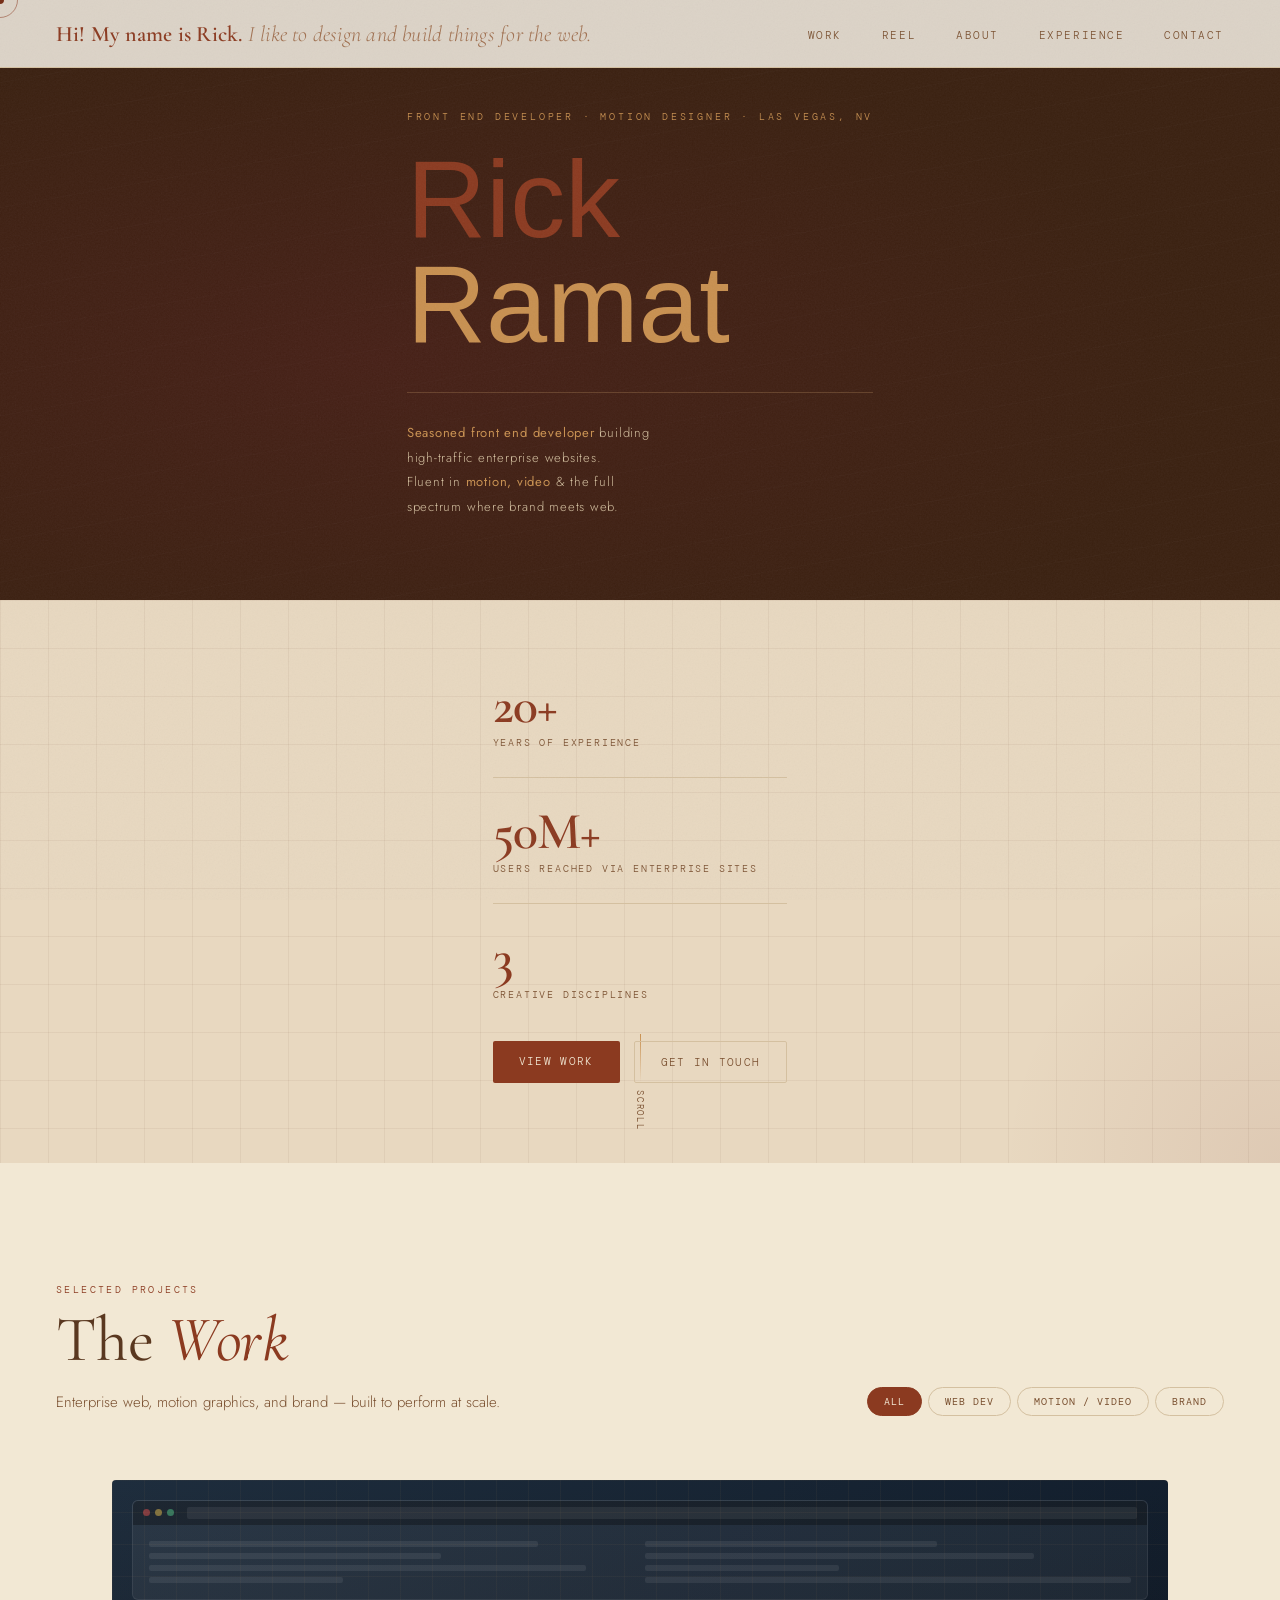
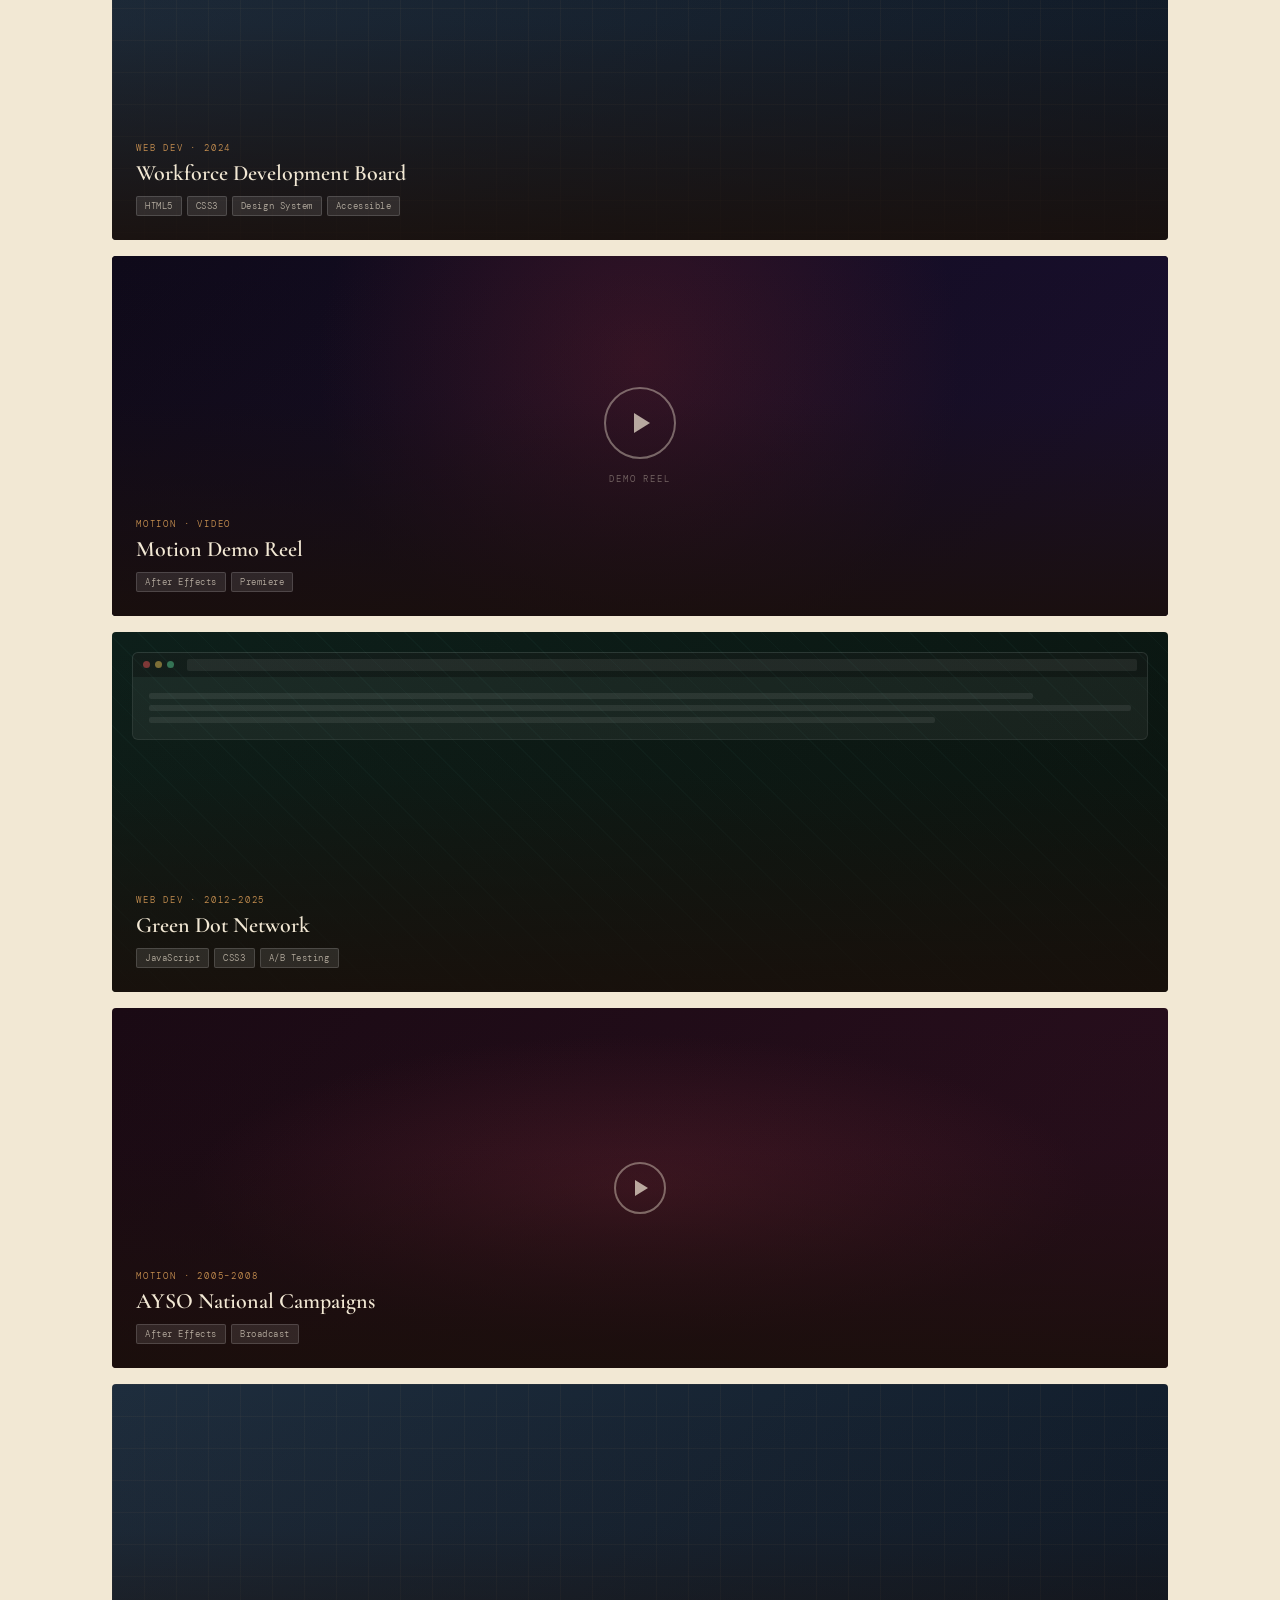
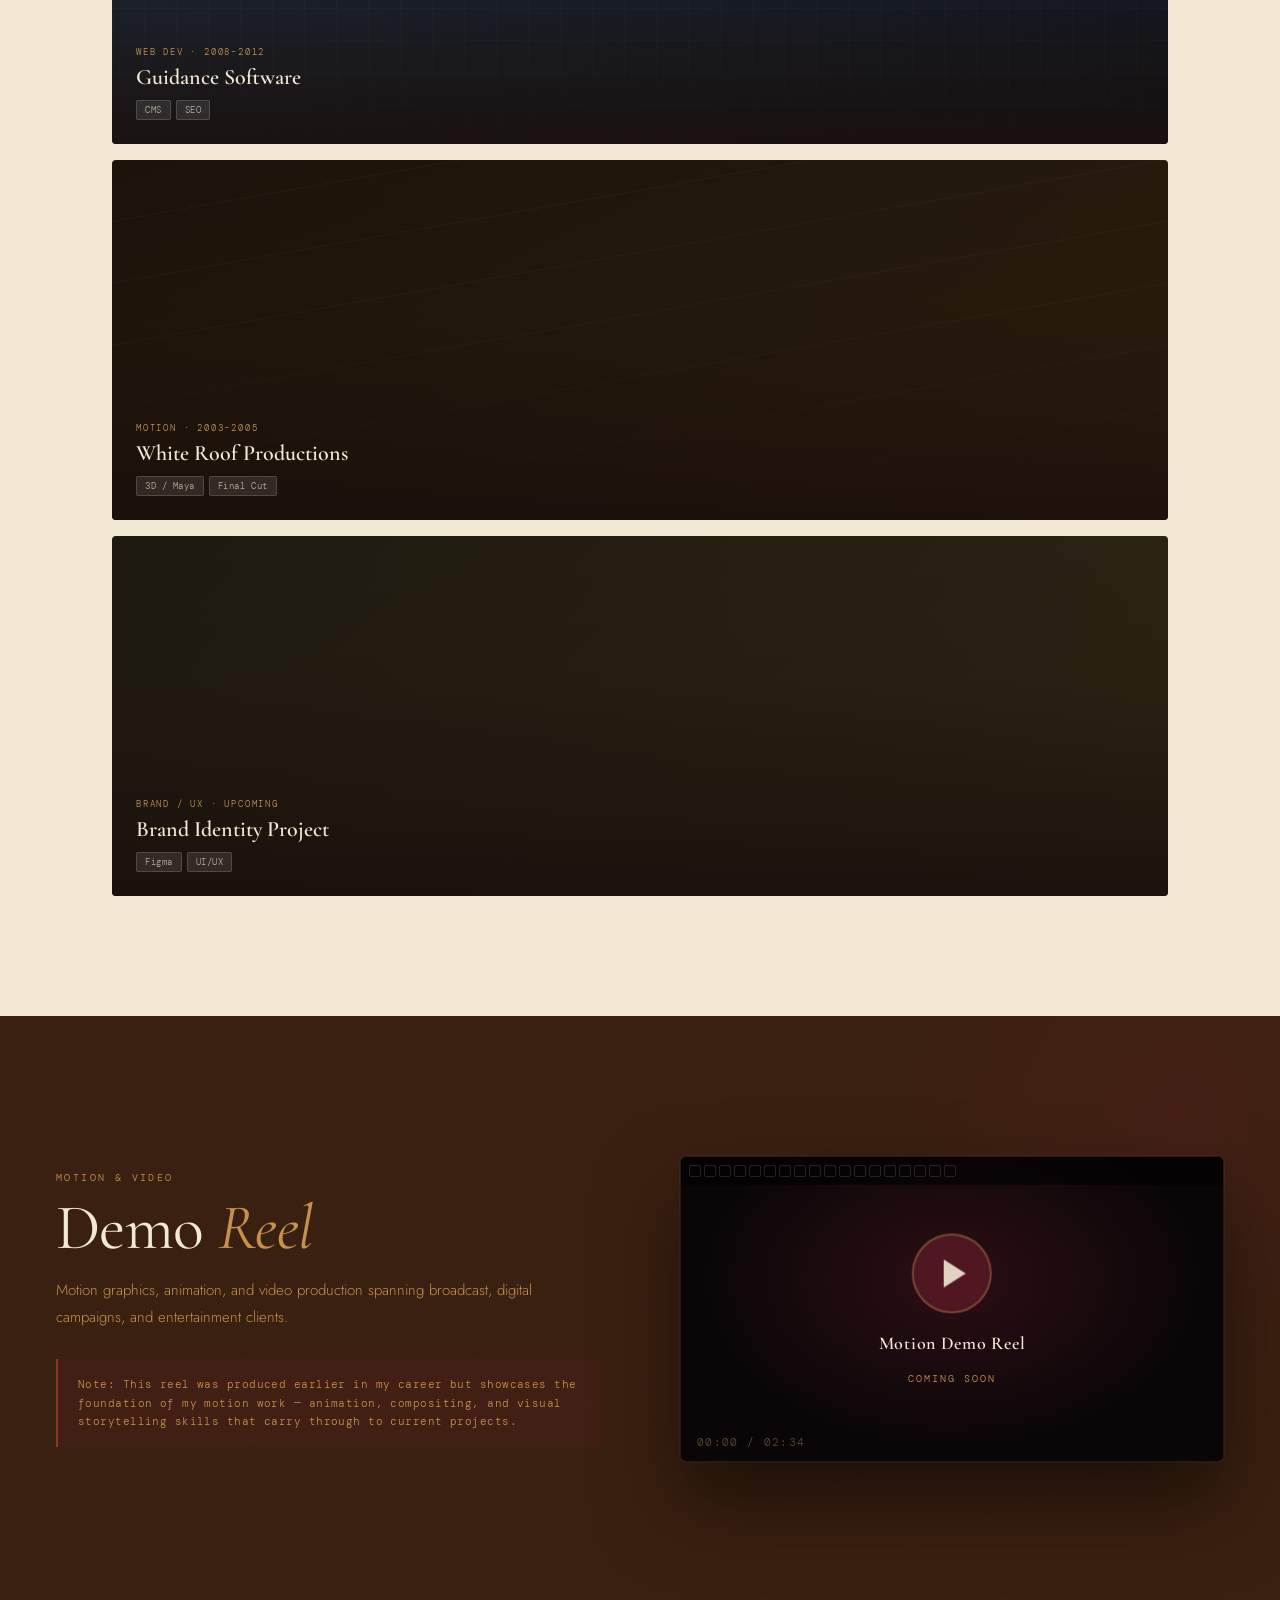
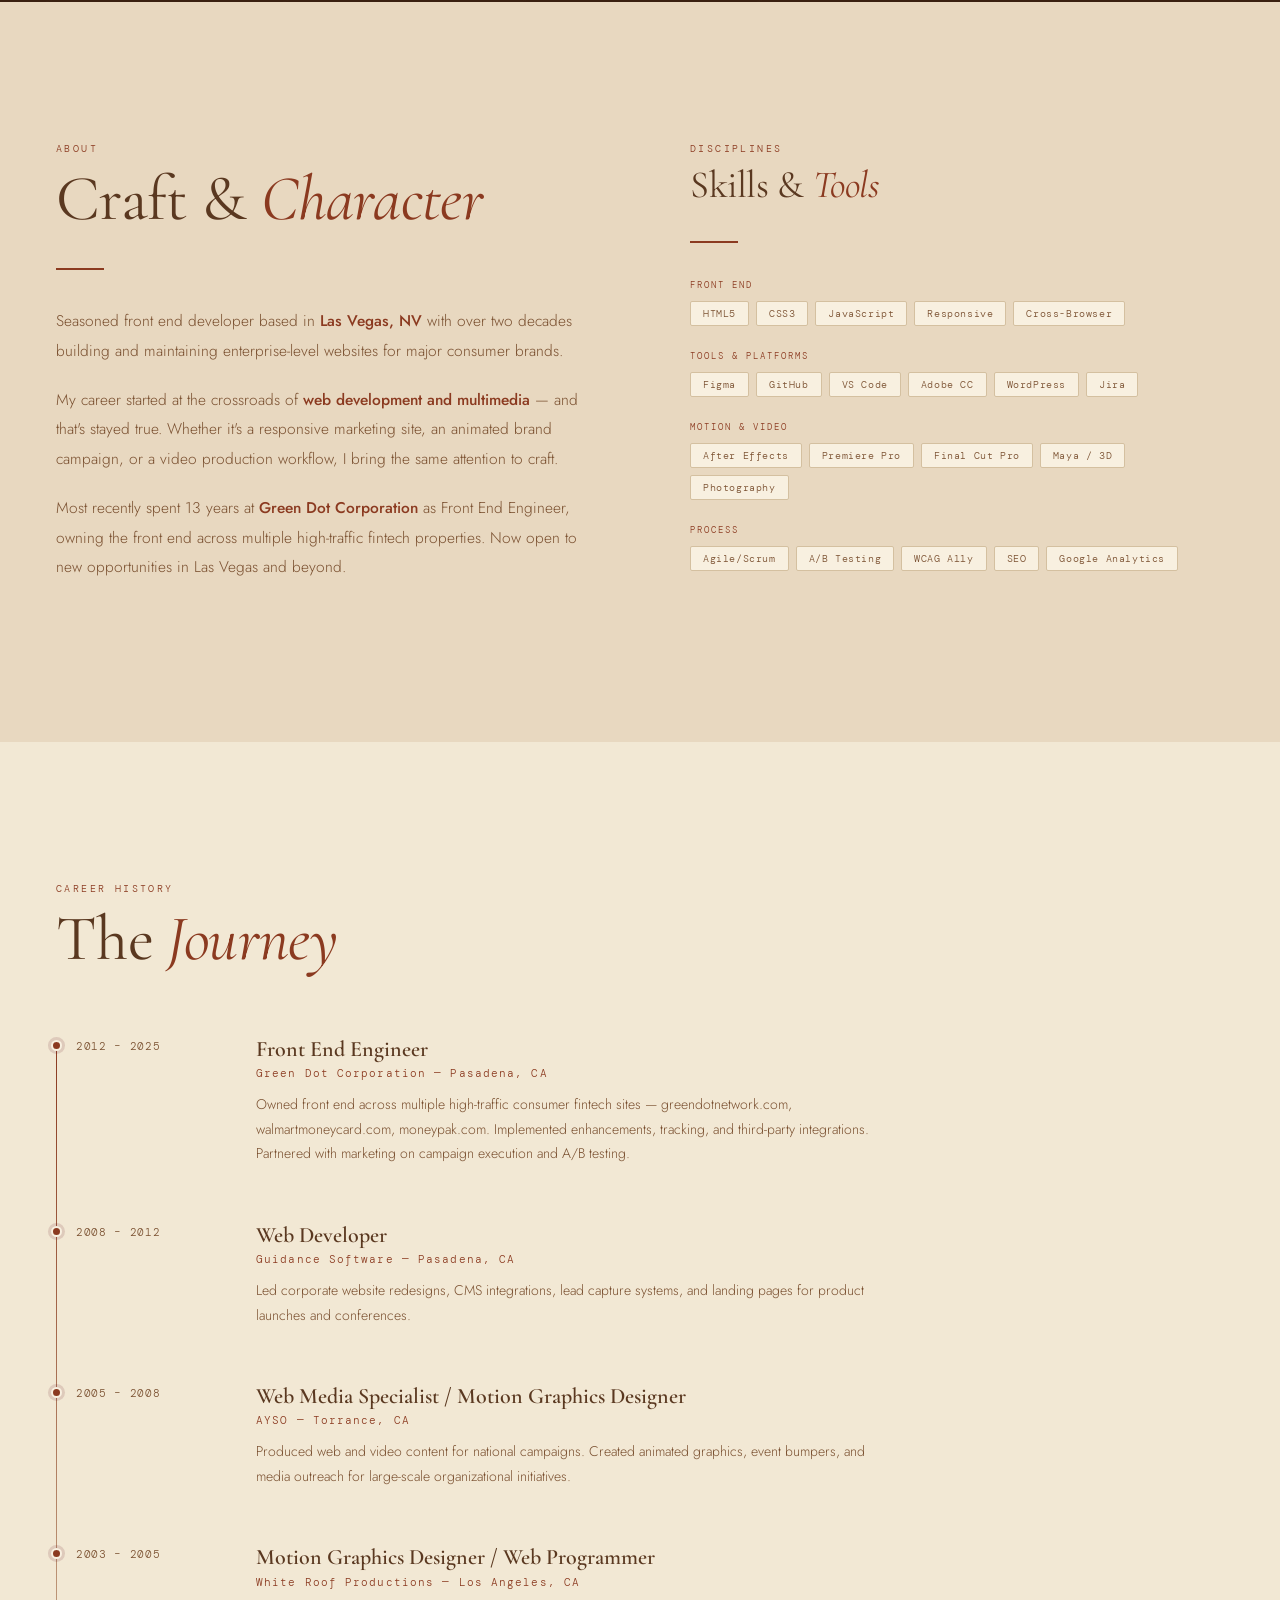
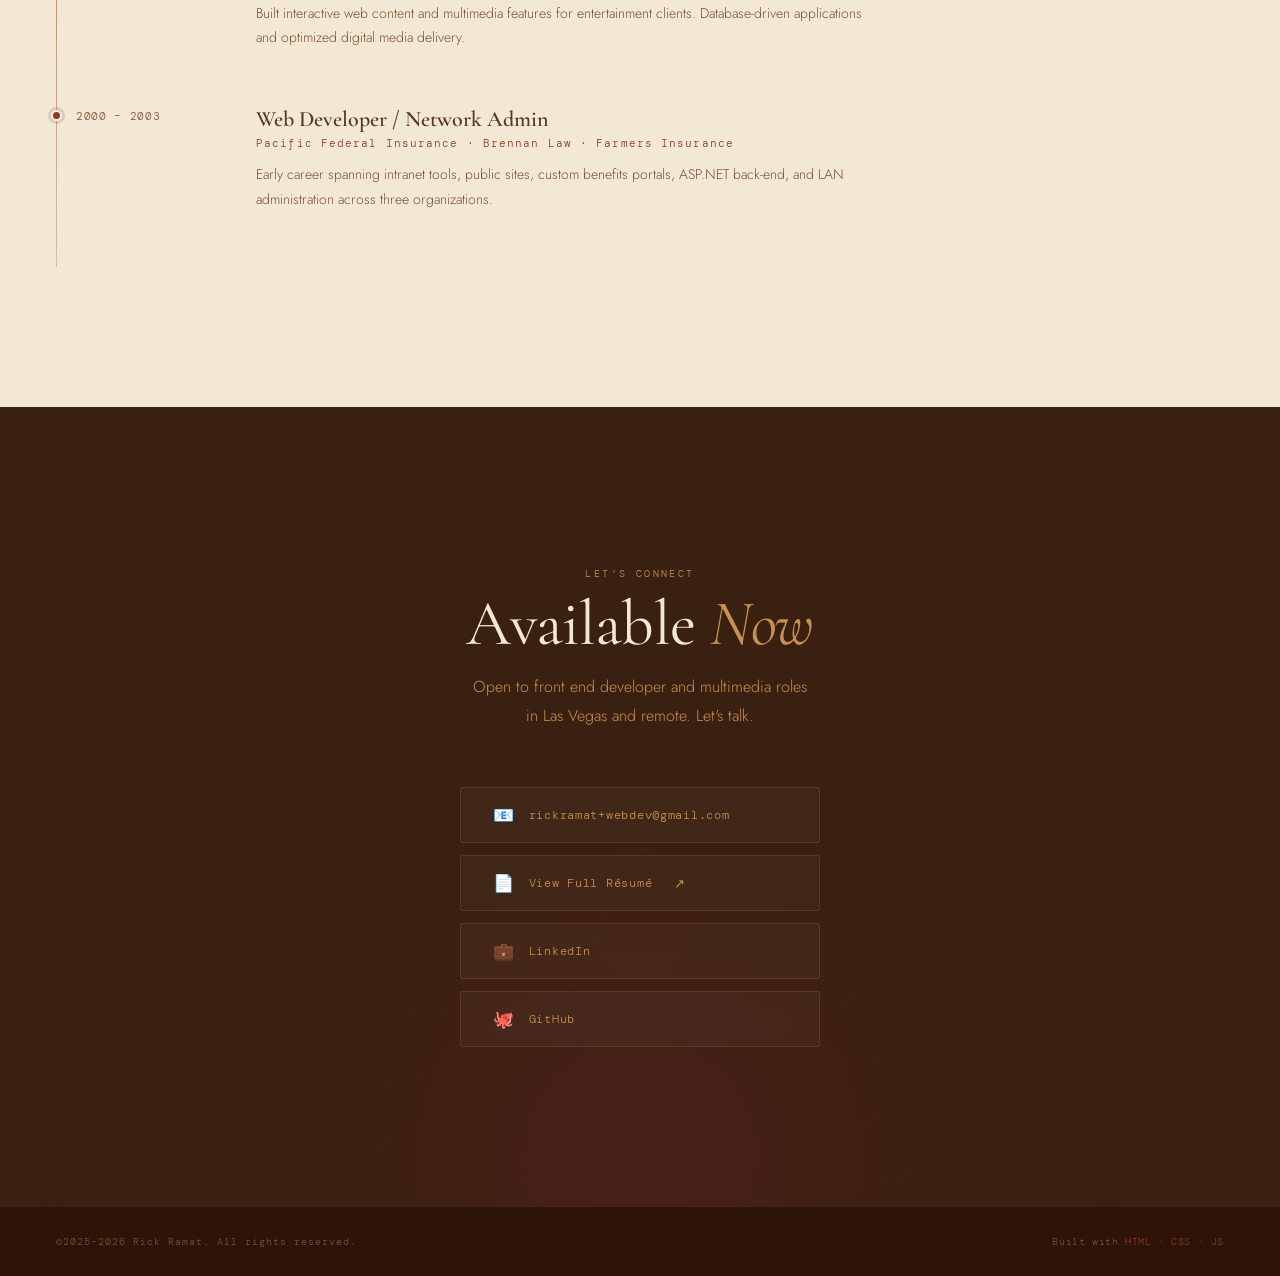
<file: index.html>
<!DOCTYPE html>
<html lang="en">
<head>
  <!-- Google tag (gtag.js) -->
<script async src="https://www.googletagmanager.com/gtag/js?id=G-GZ7DWD8VS9"></script>

<script>
  window.dataLayer = window.dataLayer || [];
  function gtag(){dataLayer.push(arguments);}
  gtag('js', new Date());

  gtag('config', 'G-GZ7DWD8VS9');
</script>
<meta charset="UTF-8">
<meta name="viewport" content="width=device-width, initial-scale=1.0">
<title>cptdreadflint's Portfolio</title>
<link rel="stylesheet" href="css/portfolio.css">
<link rel="preconnect" href="https://fonts.googleapis.com">
<link rel="preconnect" href="https://fonts.gstatic.com" crossorigin>
<link href="https://fonts.googleapis.com/css2?family=Cormorant+Garamond:ital,wght@0,300;0,400;0,600;0,700;1,300;1,400&family=Jost:wght@100;200;300;400;500&family=DM+Mono:wght@300;400;500&display=swap" rel="stylesheet">
<link href="https://fonts.googleapis.com/css2?family=Space+Grotesk:wght@300;400;500;600;700&display=swap" rel="stylesheet">


</head>
<body>
<!-- CURSOR -->
<div class="cursor" id="cur"></div>
<div class="cursor-ring" id="curR"></div>
<!-- NAV -->
<nav>
<div class="nav-sig">Hi! My name is Rick. <span>I like to design and build things for the web.</span></div>
<ul class="nav-links">
<li><a href="#work">Work</a></li>
<li><a href="#reel">Reel</a></li>
<li><a href="#about">About</a></li>
<li><a href="#experience">Experience</a></li>
<li><a href="#contact">Contact</a></li>
</ul>
</nav>
<!-- ══ HERO ══ -->
<section id="hero">
<div class="hero-top">
<div class="hero-top-content">
<div class="hero-eyebrow">Front End Developer · Motion Designer · Las Vegas, NV</div>
<h1 class="hero-name">
<span class="first" style="font-family: Arial, Helvetica, sans-serif;">Rick</span>
<span class="last" style="font-family: Arial, Helvetica, sans-serif;">Ramat</span>
</h1>
<div class="hero-title-block">
<div class="hero-title">
<strong>Seasoned front end developer</strong> building<br>
high-traffic enterprise websites.<br>
Fluent in <strong>motion, video</strong> & the full<br>
spectrum where brand meets web.
</div>
</div>
</div>
</div>
<div class="hero-right">
<div class="hero-right-content">
<ul class="hero-stat-list">
<li class="hero-stat">
<span class="stat-num">20+</span>
<span class="stat-label">Years of Experience</span>
</li>
<li class="hero-stat">
<span class="stat-num">50M+</span>
<span class="stat-label">Users Reached via Enterprise Sites</span>
</li>
<li class="hero-stat">
<span class="stat-num">3</span>
<span class="stat-label">Creative Disciplines</span>
</li>
</ul>
<div class="hero-cta-row">
<a href="#work" class="btn-burg">View Work</a>
<a href="#contact" class="btn-ghost">Get In Touch</a>
</div>
</div>
</div>
<div class="scroll-hint">
<div class="scroll-line"></div>
<span class="scroll-label">Scroll</span>
</div>
</section>
<!-- ══ WORK ══ -->
<section id="work">
<div class="sec-inner">
<div class="work-header reveal">
<div>
<div class="sec-label">Selected Projects</div>
<h2 class="sec-title">The <em>Work</em></h2>
<p class="sec-sub">Enterprise web, motion graphics, and brand — built to perform at scale.</p>
</div>
<div class="filter-row">
<button class="filt on" onclick="filt('all',this)">All</button>
<button class="filt" onclick="filt('web',this)">Web Dev</button>
<button class="filt" onclick="filt('motion',this)">Motion / Video</button>
<button class="filt" onclick="filt('brand',this)">Brand</button>
</div>
</div>
   
<div class="bento" id="bento">
<!-- WDB — large card -->
<div class="card card-lg reveal" data-cat="web">
<div class="card-bg bg-web">
<div class="browser-mock">
<div class="browser-bar">
<div class="bdot bd-r"></div><div class="bdot bd-y"></div><div class="bdot bd-g"></div>
<div class="browser-url"></div>
</div>
<div class="browser-content">
<div class="bcol">
<div class="brow w80"></div><div class="brow w60"></div>
<div class="brow w90"></div><div class="brow w40"></div>
</div>
<div class="bcol">
<div class="brow w60"></div><div class="brow w80"></div>
<div class="brow w40"></div><div class="brow w70"></div>
</div>
</div>
</div>
</div>
<div class="card-overlay"></div>
<div class="card-overlay-hover"><span class="view-pill">View Project →</span></div>
<div class="card-body">
<div class="card-type">Web Dev · 2024</div>
<div class="card-title">Workforce Development Board</div>
<div class="card-desc">Full HTML/CSS site with custom design system built in response to a City RFP. Responsive, WCAG-accessible, brand-consistent.</div>
<div class="card-chips">
<span class="chip">HTML5</span><span class="chip">CSS3</span>
<span class="chip">Design System</span><span class="chip">Accessible</span>
</div>
</div>
</div>
<!-- Reel teaser — tall card -->
<div class="card card-tall reveal" data-cat="motion" style="background:#0a0608;">
<div class="card-bg bg-reel"></div>
<div class="card-overlay"></div>
<div class="card-overlay-hover"><span class="view-pill">Watch Reel →</span></div>
<div class="reel-mock">
<div class="play-ring"><div class="play-tri"></div></div>
<div class="reel-label">Demo Reel</div>
</div>
<div class="card-body">
<div class="card-type">Motion · Video</div>
<div class="card-title">Motion Demo Reel</div>
<div class="card-chips">
<span class="chip">After Effects</span><span class="chip">Premiere</span>
</div>
</div>
</div>
<!-- Green Dot -->
<div class="card card-md reveal" data-cat="web">
<div class="card-bg bg-fintech">
<div class="browser-mock">
<div class="browser-bar">
<div class="bdot bd-r"></div><div class="bdot bd-y"></div><div class="bdot bd-g"></div>
<div class="browser-url"></div>
</div>
<div class="browser-content">
<div class="bcol">
<div class="brow w90"></div><div class="brow w70"></div><div class="brow w80"></div>
</div>
</div>
</div>
</div>
<div class="card-overlay"></div>
<div class="card-overlay-hover"><span class="view-pill">View Project →</span></div>
<div class="card-body">
<div class="card-type">Web Dev · 2012–2025</div>
<div class="card-title">Green Dot Network</div>
<div class="card-desc">Front end ownership across high-traffic fintech consumer sites. A/B testing, campaign execution, performance.</div>
<div class="card-chips">
<span class="chip">JavaScript</span><span class="chip">CSS3</span><span class="chip">A/B Testing</span>
</div>
</div>
</div>
<!-- AYSO Motion -->
<div class="card card-md reveal" data-cat="motion">
<div class="card-bg bg-motion"></div>
<div class="card-overlay"></div>
<div class="card-overlay-hover"><span class="view-pill">Watch →</span></div>
<div class="reel-mock" style="gap:10px;">
<div class="play-ring" style="width:52px;height:52px;">
<div class="play-tri" style="border-top-width:8px;border-bottom-width:8px;border-left-width:13px;margin-left:3px;"></div>
</div>
</div>
<div class="card-body">
<div class="card-type">Motion · 2005–2008</div>
<div class="card-title">AYSO National Campaigns</div>
<div class="card-chips">
<span class="chip">After Effects</span><span class="chip">Broadcast</span>
</div>
</div>
</div>
<!-- Guidance Software -->
<div class="card card-sm reveal" data-cat="web">
<div class="card-bg bg-web"></div>
<div class="card-overlay"></div>
<div class="card-overlay-hover"><span class="view-pill">View →</span></div>
<div class="card-body">
<div class="card-type">Web Dev · 2008–2012</div>
<div class="card-title">Guidance Software</div>
<div class="card-chips">
<span class="chip">CMS</span><span class="chip">SEO</span>
</div>
</div>
</div>
<!-- White Roof -->
<div class="card card-sm reveal" data-cat="motion">
<div class="card-bg bg-brand"></div>
<div class="card-overlay"></div>
<div class="card-overlay-hover"><span class="view-pill">View →</span></div>
<div class="card-body">
<div class="card-type">Motion · 2003–2005</div>
<div class="card-title">White Roof Productions</div>
<div class="card-chips">
<span class="chip">3D / Maya</span><span class="chip">Final Cut</span>
</div>
</div>
</div>
<!-- Brand placeholder -->
<div class="card card-sm reveal" data-cat="brand">
<div class="card-bg bg-ux"></div>
<div class="card-overlay"></div>
<div class="card-overlay-hover"><span class="view-pill">View →</span></div>
<div class="card-body">
<div class="card-type">Brand / UX · Upcoming</div>
<div class="card-title">Brand Identity Project</div>
<div class="card-chips">
<span class="chip">Figma</span><span class="chip">UI/UX</span>
</div>
</div>
</div>
</div>
   
</div>
</section>
<!-- ══ DEMO REEL ══ -->
<section id="reel">
<div class="sec-inner">
<div class="reel-inner">
<div class="reel-text reveal">
<div class="sec-label">Motion & Video</div>
<h2 class="sec-title">Demo <em>Reel</em></h2>
<p class="sec-sub">Motion graphics, animation, and video production spanning broadcast, digital campaigns, and entertainment clients.</p>
<div class="reel-note">
<p><span>Note:</span> This reel was produced earlier in my career but showcases the foundation of my motion work — animation, compositing, and visual storytelling skills that carry through to current projects.</p>
</div>
</div>
   
<div class="reel-player reveal">
<div class="reel-player-bg"></div>
<div class="reel-filmstrip">
<div class="reel-hole"></div><div class="reel-hole"></div><div class="reel-hole"></div>
<div class="reel-hole"></div><div class="reel-hole"></div><div class="reel-hole"></div>
<div class="reel-hole"></div><div class="reel-hole"></div><div class="reel-hole"></div>
<div class="reel-hole"></div><div class="reel-hole"></div><div class="reel-hole"></div>
<div class="reel-hole"></div><div class="reel-hole"></div><div class="reel-hole"></div>
<div class="reel-hole"></div><div class="reel-hole"></div><div class="reel-hole"></div>
</div>
<div class="reel-center">
<div class="reel-play-btn" onclick="this.innerHTML='<span style=\'font-family:DM Mono,monospace;font-size:11px;color:var(--sand);letter-spacing:0.1em;\'>Drop your reel URL here</span>'">
<div class="reel-play-tri"></div>
</div>
<div class="reel-title-overlay">Motion Demo Reel</div>
<div class="reel-sub-overlay">Coming Soon</div>
</div>
<div class="reel-timecode">00:00 / 02:34</div>
</div>
</div>
   
</div>
</section>
<!-- ══ ABOUT ══ -->
<section id="about">
<div class="sec-inner">
<div class="about-grid">
<div class="reveal">
<div class="sec-label">About</div>
<h2 class="sec-title">Craft &amp; <em>Character</em></h2>
<div class="about-divider"></div>
<div class="about-text">
<p>Seasoned front end developer based in <strong>Las Vegas, NV</strong> with over two decades building and maintaining enterprise-level websites for major consumer brands.</p>
<p>My career started at the crossroads of <strong>web development and multimedia</strong> — and that's stayed true. Whether it's a responsive marketing site, an animated brand campaign, or a video production workflow, I bring the same attention to craft.</p>
<p>Most recently spent 13 years at <strong>Green Dot Corporation</strong> as Front End Engineer, owning the front end across multiple high-traffic fintech properties. Now open to new opportunities in Las Vegas and beyond.</p>
</div>
</div>
   
<div class="reveal">
<div class="sec-label">Disciplines</div>
<h2 class="sec-title" style="font-size:clamp(32px,3vw,42px);">Skills &amp; <em>Tools</em></h2>
<div class="about-divider"></div>
<div class="skill-stack">
<div class="skill-row">
<div class="skill-row-label">Front End</div>
<div class="skill-pills">
<span class="pill">HTML5</span><span class="pill">CSS3</span>
<span class="pill">JavaScript</span><span class="pill">Responsive</span>
<span class="pill">Cross-Browser</span>
</div>
</div>
<div class="skill-row">
<div class="skill-row-label">Tools & Platforms</div>
<div class="skill-pills">
<span class="pill">Figma</span><span class="pill">GitHub</span>
<span class="pill">VS Code</span><span class="pill">Adobe CC</span>
<span class="pill">WordPress</span><span class="pill">Jira</span>
</div>
</div>
<div class="skill-row">
<div class="skill-row-label">Motion & Video</div>
<div class="skill-pills">
<span class="pill">After Effects</span><span class="pill">Premiere Pro</span>
<span class="pill">Final Cut Pro</span><span class="pill">Maya / 3D</span>
<span class="pill">Photography</span>
</div>
</div>
<div class="skill-row">
<div class="skill-row-label">Process</div>
<div class="skill-pills">
<span class="pill">Agile/Scrum</span><span class="pill">A/B Testing</span>
<span class="pill">WCAG A11y</span><span class="pill">SEO</span>
<span class="pill">Google Analytics</span>
</div>
</div>
</div>
</div>
</div>
   
</div>
</section>
<!-- ══ EXPERIENCE ══ -->
<section id="experience">
<div class="sec-inner">
<div class="reveal" style="margin-bottom:64px;">
<div class="sec-label">Career History</div>
<h2 class="sec-title">The <em>Journey</em></h2>
</div>
   
<div class="timeline">
<div class="tl-item reveal">
<div class="tl-dates">2012 – 2025</div>
<div>
<div class="tl-role">Front End Engineer</div>
<div class="tl-co">Green Dot Corporation — Pasadena, CA</div>
<div class="tl-desc">Owned front end across multiple high-traffic consumer fintech sites — greendotnetwork.com, walmartmoneycard.com, moneypak.com. Implemented enhancements, tracking, and third-party integrations. Partnered with marketing on campaign execution and A/B testing.</div>
</div>
</div>
<div class="tl-item reveal">
<div class="tl-dates">2008 – 2012</div>
<div>
<div class="tl-role">Web Developer</div>
<div class="tl-co">Guidance Software — Pasadena, CA</div>
<div class="tl-desc">Led corporate website redesigns, CMS integrations, lead capture systems, and landing pages for product launches and conferences.</div>
</div>
</div>
<div class="tl-item reveal">
<div class="tl-dates">2005 – 2008</div>
<div>
<div class="tl-role">Web Media Specialist / Motion Graphics Designer</div>
<div class="tl-co">AYSO — Torrance, CA</div>
<div class="tl-desc">Produced web and video content for national campaigns. Created animated graphics, event bumpers, and media outreach for large-scale organizational initiatives.</div>
</div>
</div>
<div class="tl-item reveal">
<div class="tl-dates">2003 – 2005</div>
<div>
<div class="tl-role">Motion Graphics Designer / Web Programmer</div>
<div class="tl-co">White Roof Productions — Los Angeles, CA</div>
<div class="tl-desc">Built interactive web content and multimedia features for entertainment clients. Database-driven applications and optimized digital media delivery.</div>
</div>
</div>
<div class="tl-item reveal">
<div class="tl-dates">2000 – 2003</div>
<div>
<div class="tl-role">Web Developer / Network Admin</div>
<div class="tl-co">Pacific Federal Insurance · Brennan Law · Farmers Insurance</div>
<div class="tl-desc">Early career spanning intranet tools, public sites, custom benefits portals, ASP.NET back-end, and LAN administration across three organizations.</div>
</div>
</div>
</div>
   
</div>
</section>
<!-- ══ CONTACT ══ -->
<section id="contact">
<div class="contact-inner reveal">
<div class="sec-label">Let's Connect</div>
<h2 class="sec-title">Available <em>Now</em></h2>
<p class="contact-tagline">Open to front end developer and multimedia roles<br>in Las Vegas and remote. Let's talk.</p>
    <div class="contact-links">
      <a href="mailto:rickramat+webdev@gmail.com" class="contact-link">
        <span class="ci">📧</span> rickramat+webdev@gmail.com
      </a>
      <a href="Rick-Ramat-Resume-0426p.pdf" class="contact-link" target="_blank">
        <span class="ci">📄</span> View Full Résumé <span class="ci" style="margin-left:8px;font-size:13px;">↗</span>
      </a>
      <a href="https://www.linkedin.com/in/rickramat/" target="_blank" class="contact-link">
        <span class="ci">💼</span> LinkedIn 
      </a>
      <a href="https://github.com/rickflint" target="_blank" class="contact-link">
        <span class="ci">🐙</span> GitHub
      </a>
    </div>
</div>
</section>
<!-- FOOTER -->
<footer>
<span class="foot-copy">&copy;2025-<span id="year"></span> Rick Ramat. All rights reserved.</span>
<span class="foot-built">Built with <span>HTML · CSS · JS</span></span>
</footer>
<script src="./script/portfolio.js"></script> 
<script>document.getElementById("year").innerHTML = new Date().getFullYear();</script>
</body>
</html>
</file>
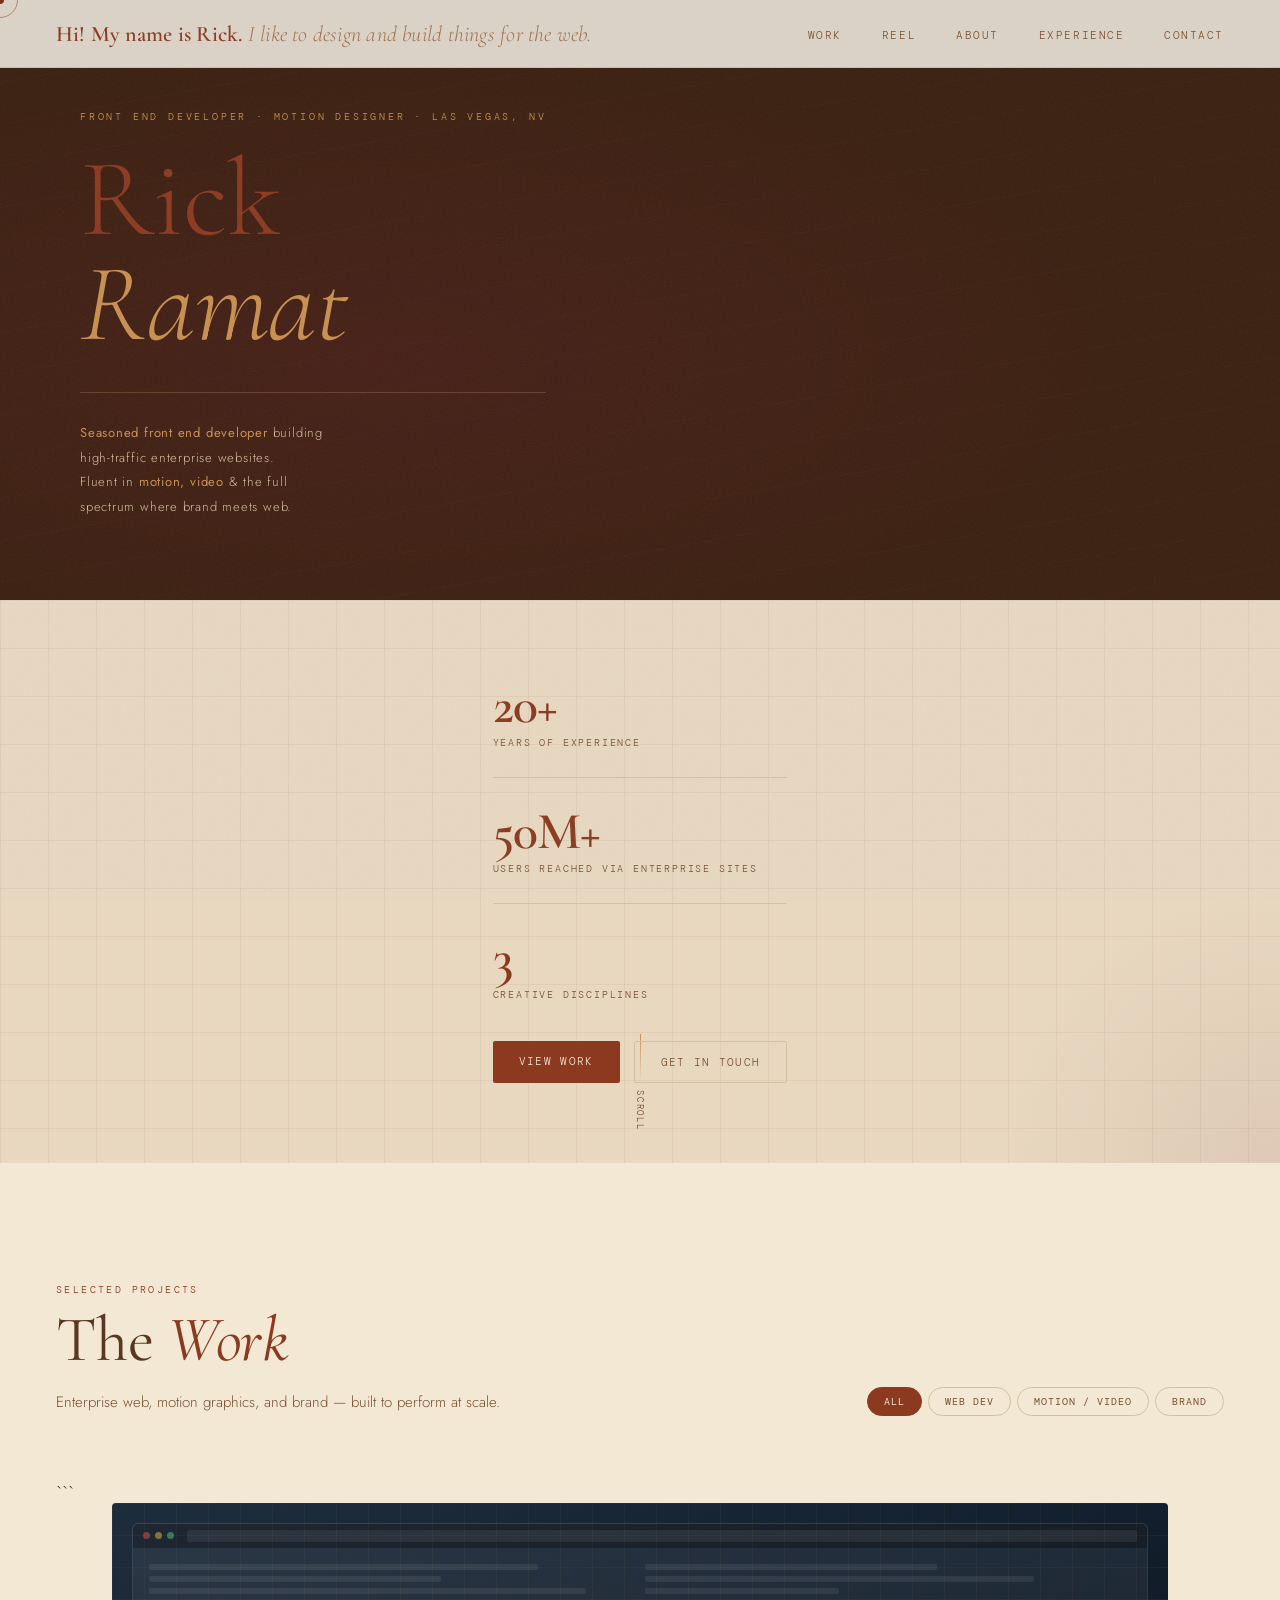
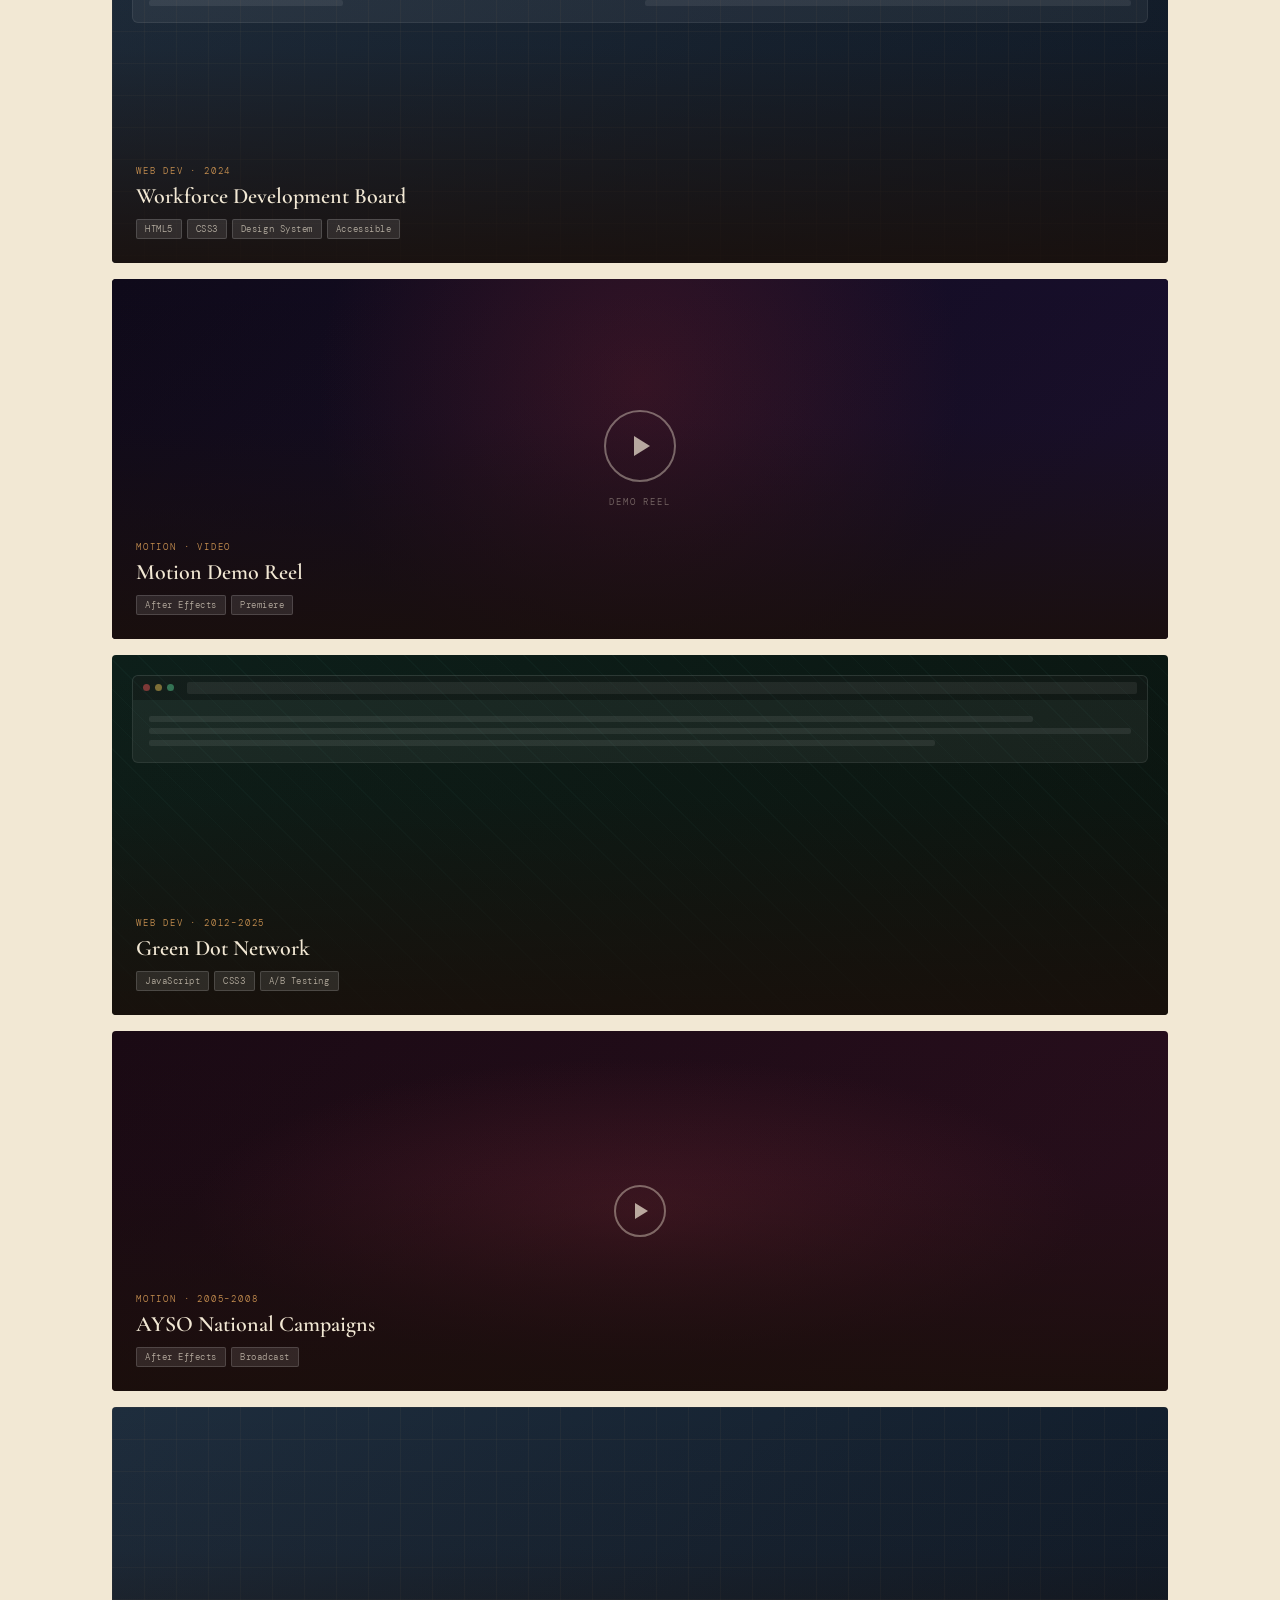
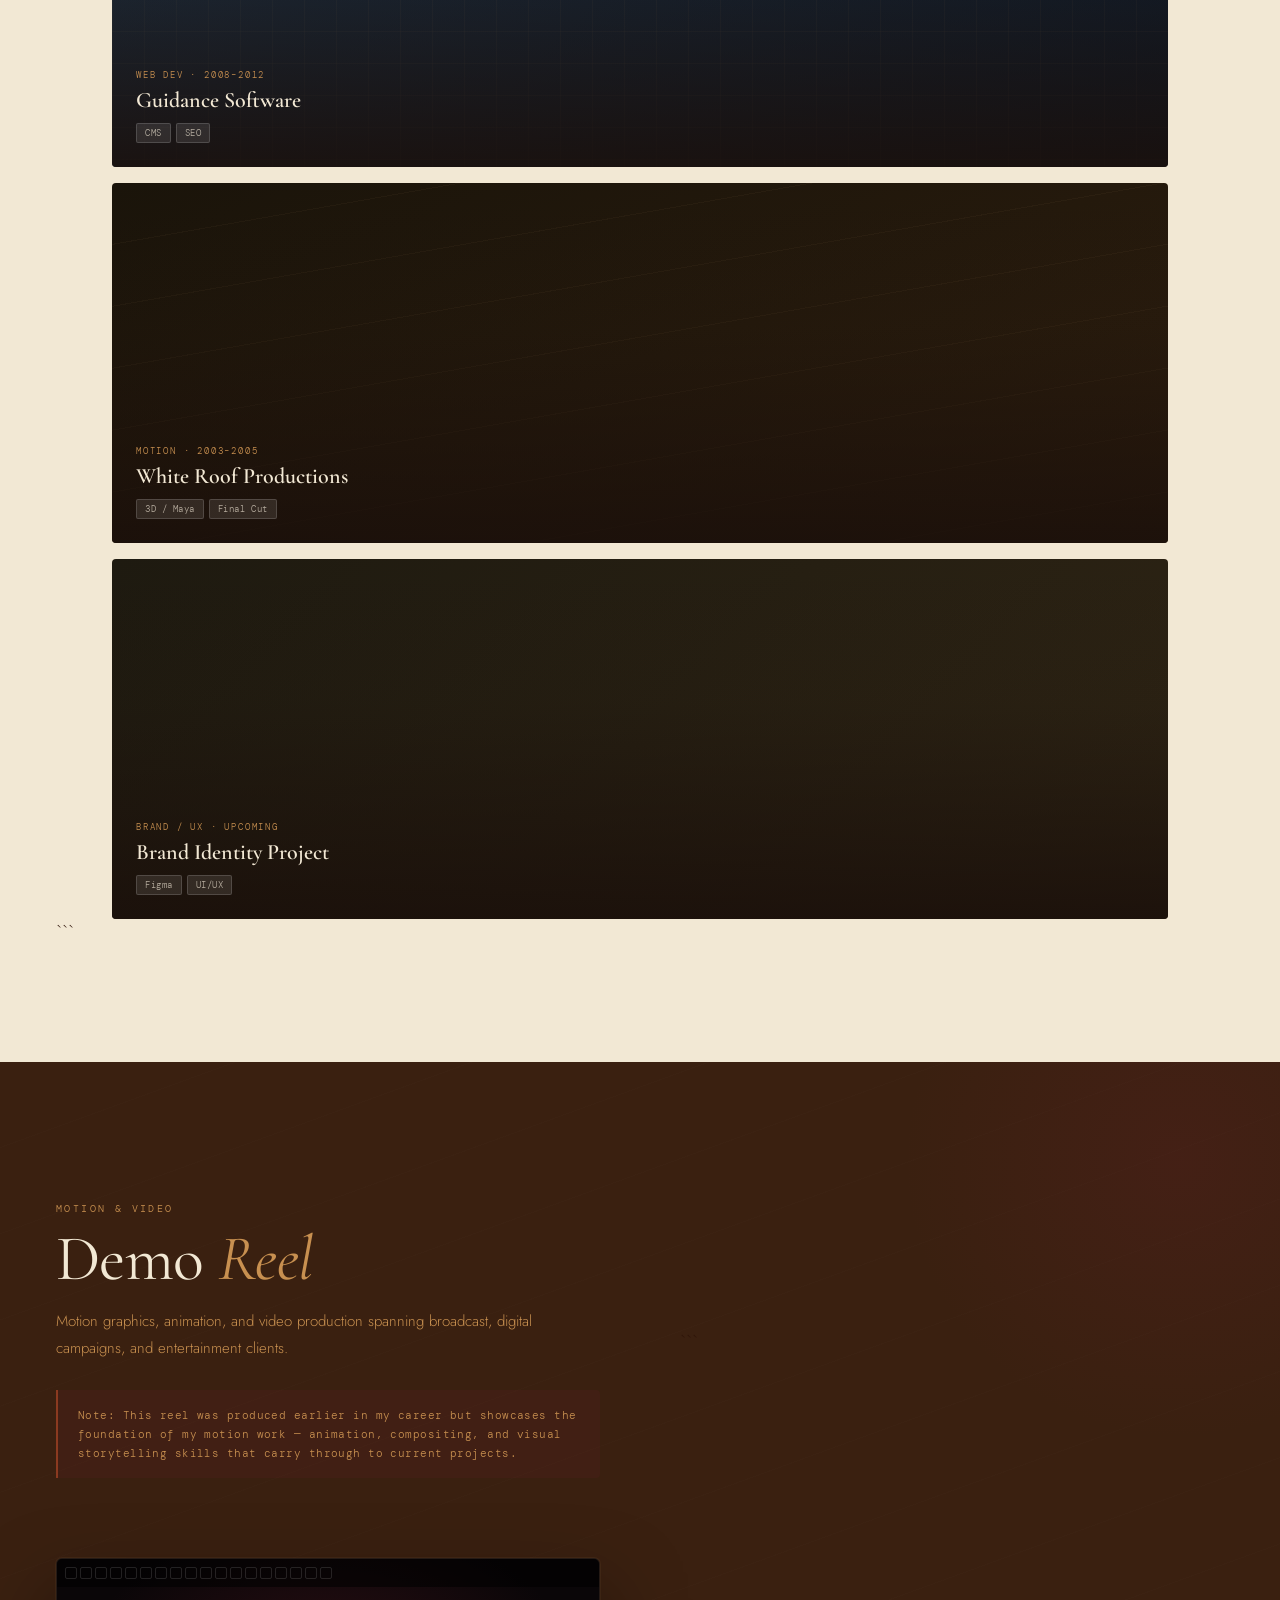
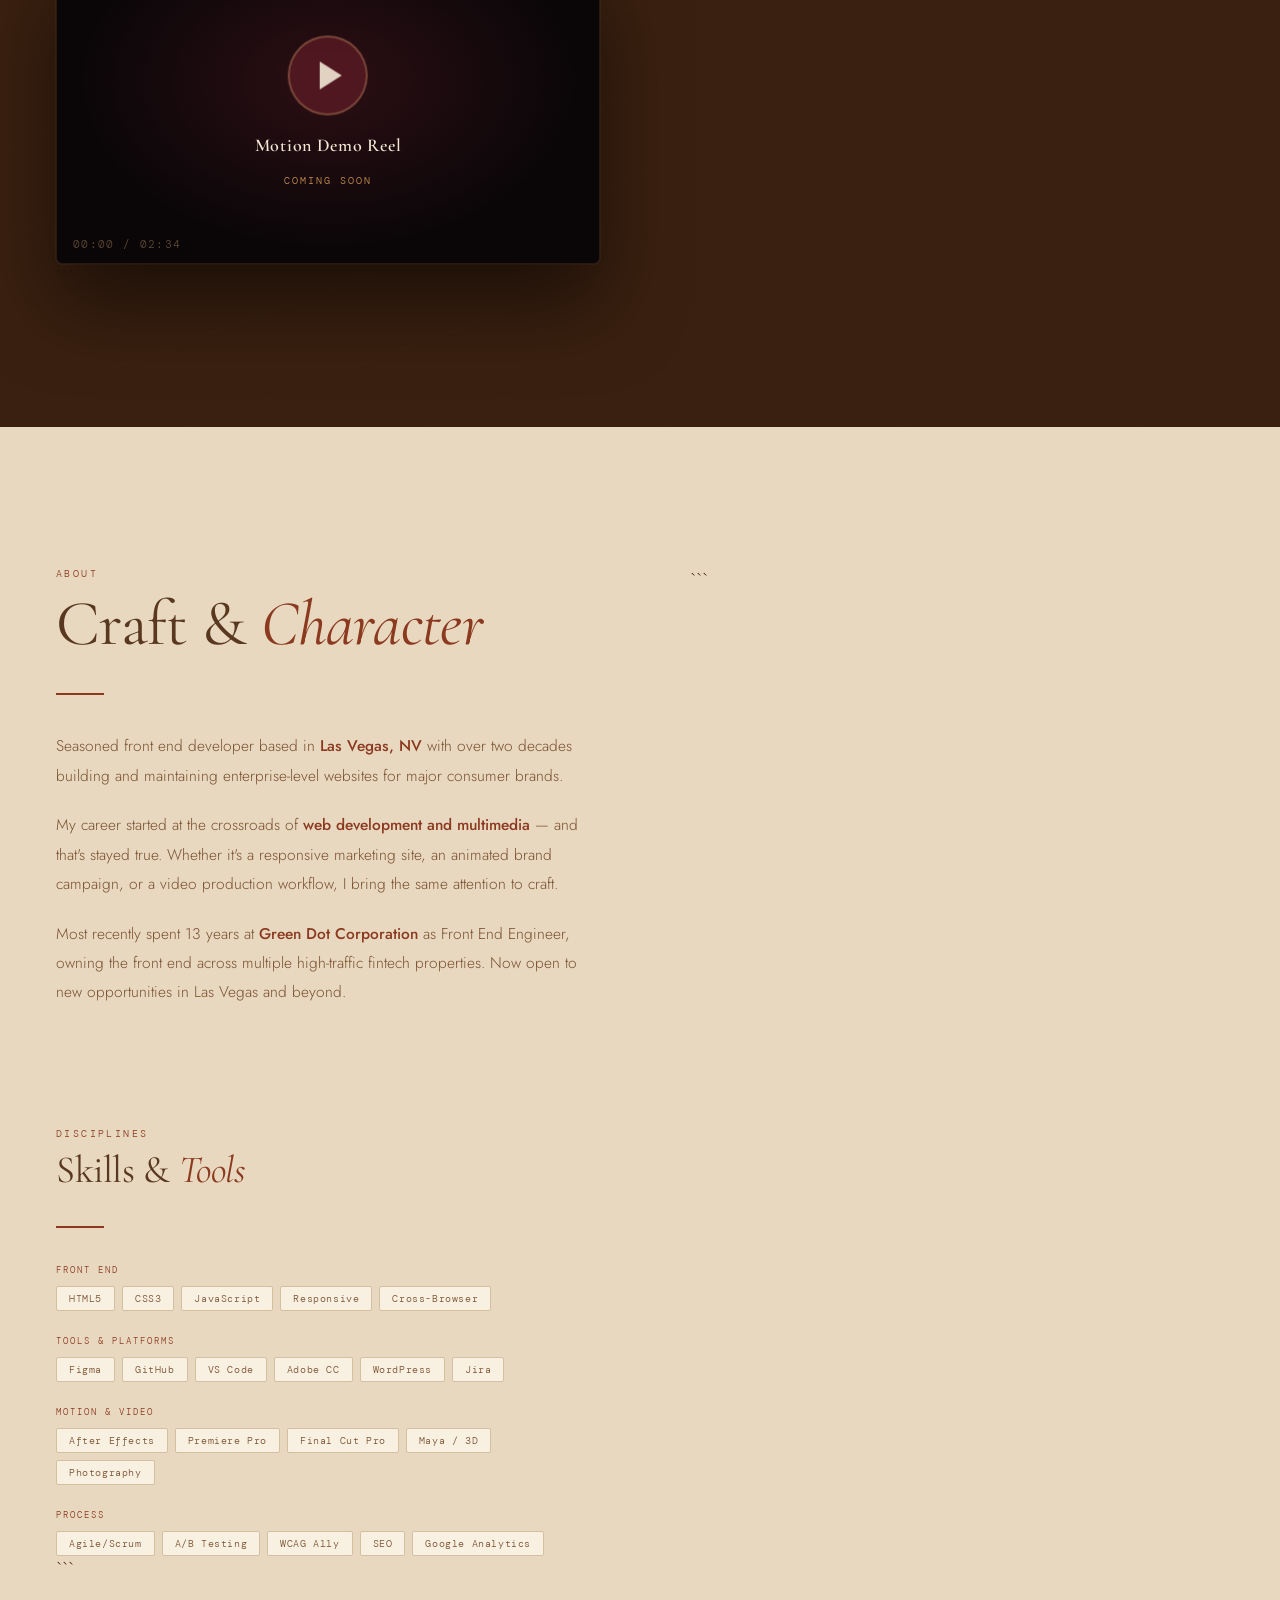
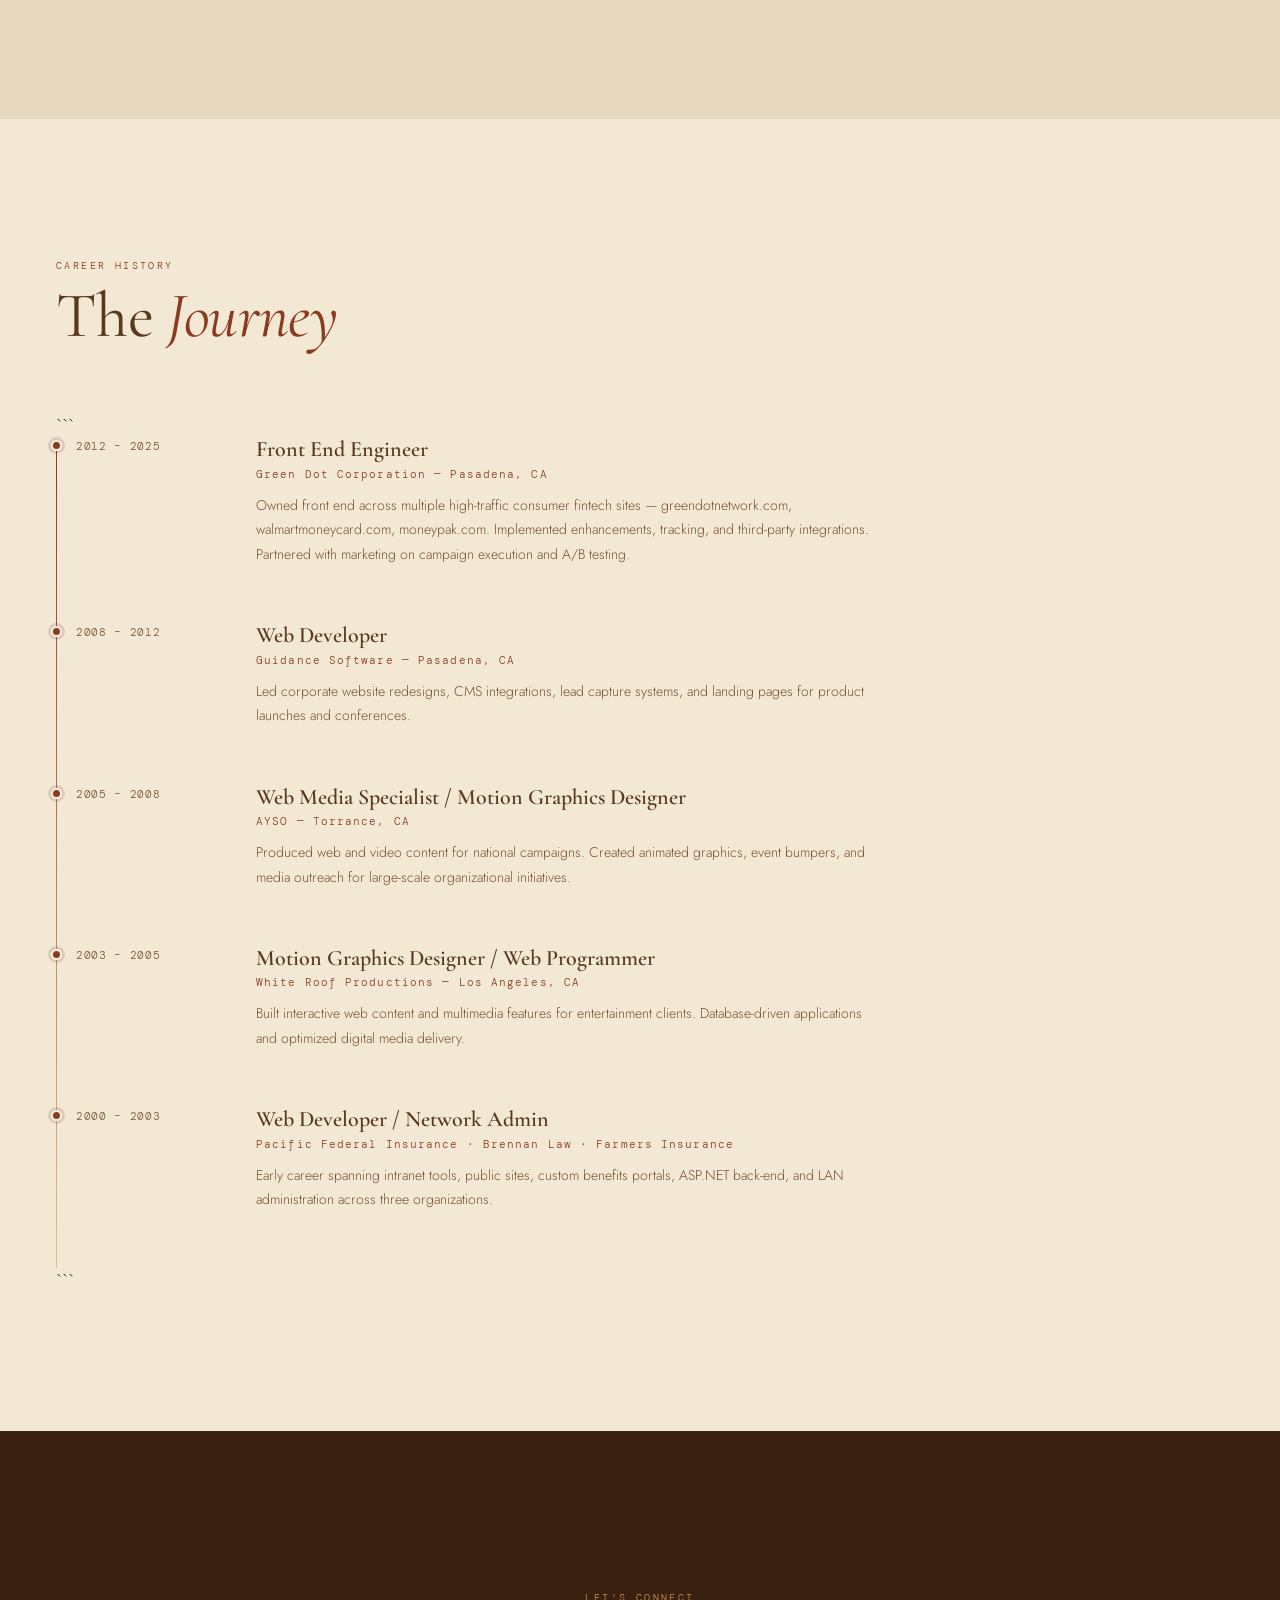
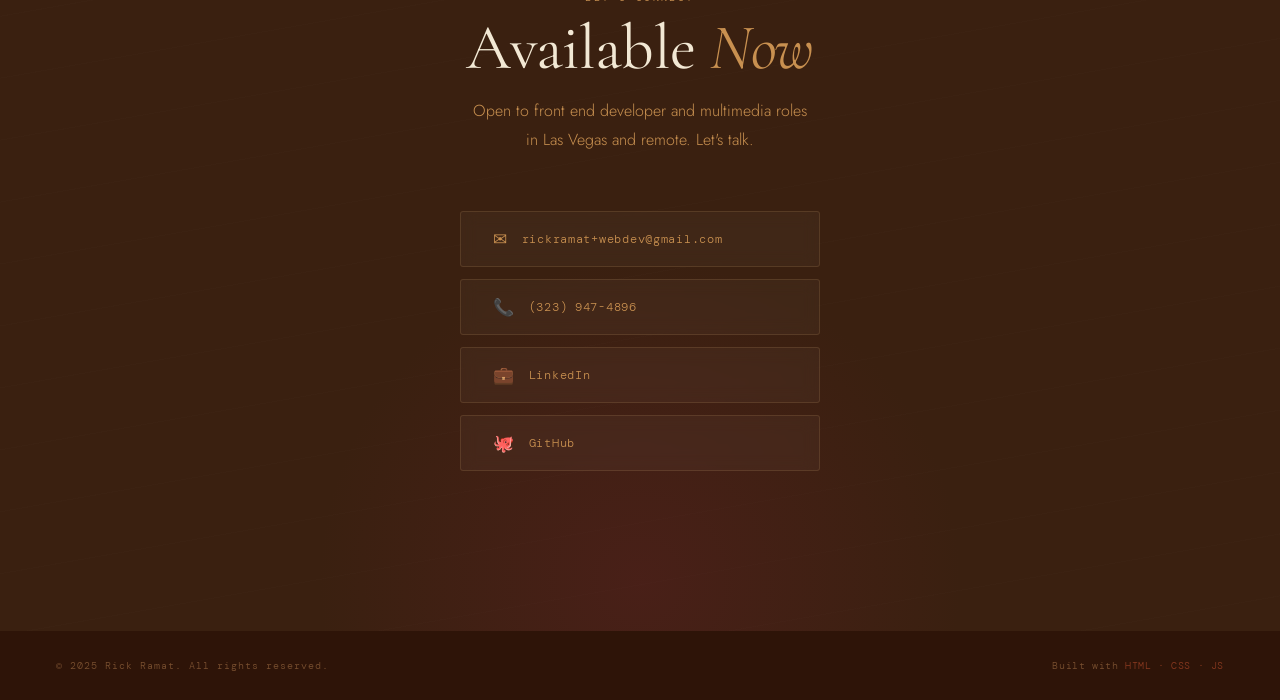
<file: index1.html>
<!DOCTYPE html>

<html lang="en">
<head>
<meta charset="UTF-8">
<meta name="viewport" content="width=device-width, initial-scale=1.0">
<title>cptdreadflint's Portfolio</title>
<link rel="preconnect" href="https://fonts.googleapis.com">
<link rel="preconnect" href="https://fonts.gstatic.com" crossorigin>
<link href="https://fonts.googleapis.com/css2?family=Cormorant+Garamond:ital,wght@0,300;0,400;0,600;0,700;1,300;1,400&family=Jost:wght@100;200;300;400;500&family=DM+Mono:wght@300;400;500&display=swap" rel="stylesheet">
<style>
/* ═══════════════════════════════════════════
TOKENS
═══════════════════════════════════════════ */
:root {
--ink: #2e1408;
--burgundy: #8b3a20;
--burgundy2: #a84e2e;
--burg-glow: rgba(139,58,32,0.18);
--brown-dk: #5a3820;
--brown-md: #7a5030;
--brown-lt: #a07050;
--parchment: #e8d8c0;
--parch-dk: #d4c0a0;
--parch-lt: #f2e8d4;
--sand: #c89050;
--sand-dim: #7a5030;
--cream: #f8f0e0;
--rope: #c89050;
--copper: #8b3a20;
--aged: rgba(90,56,32,0.08);
--f-display: 'Cormorant Garamond', Georgia, serif;
--f-body: 'Jost', sans-serif;
--f-mono: 'DM Mono', monospace;
--ease-smooth: cubic-bezier(0.4, 0, 0.2, 1);
--ease-spring: cubic-bezier(0.34, 1.56, 0.64, 1);
}
/* ═══════════════════════════════════════════
RESET
═══════════════════════════════════════════ */
*, *::before, *::after { box-sizing: border-box; margin: 0; padding: 0; }
html { scroll-behavior: smooth; font-size: 16px; margin: 0; padding: 0; width: 100%; }
body {
margin: 0;
padding: 0;
width: 100%;
max-width: 100%;
background: var(--parch-lt);
color: var(--ink);
font-family: var(--f-body);
font-weight: 300;
overflow-x: hidden;
cursor: default;
}
/* Parchment texture overlay */
body::before {
content: '';
position: fixed; inset: 0;
background-image:
url("data:image/svg+xml,%3Csvg xmlns='http://www.w3.org/2000/svg' width='400' height='400'%3E%3Cfilter id='n'%3E%3CfeTurbulence type='fractalNoise' baseFrequency='0.65' numOctaves='3' stitchTiles='stitch'/%3E%3CfeColorMatrix type='saturate' values='0'/%3E%3C/filter%3E%3Crect width='400' height='400' filter='url(%23n)' opacity='0.055'/%3E%3C/svg%3E");
pointer-events: none;
z-index: 1000;
}
a { color: inherit; text-decoration: none; }
img { display: block; max-width: 100%; }
/* ═══════════════════════════════════════════
CUSTOM CURSOR
═══════════════════════════════════════════ */
.cursor {
position: fixed;
width: 8px; height: 8px;
background: var(--burgundy);
border-radius: 50%;
pointer-events: none;
z-index: 9999;
transform: translate(-50%,-50%);
transition: transform 0.1s, width 0.3s var(--ease-spring), height 0.3s var(--ease-spring), background 0.3s;
mix-blend-mode: multiply;
}
.cursor-ring {
position: fixed;
width: 36px; height: 36px;
border: 1.5px solid var(--burgundy);
border-radius: 50%;
pointer-events: none;
z-index: 9998;
transform: translate(-50%,-50%);
transition: transform 0.18s var(--ease-smooth), width 0.4s var(--ease-spring), height 0.4s var(--ease-spring), opacity 0.3s;
opacity: 0.5;
}
/* ═══════════════════════════════════════════
NAV
═══════════════════════════════════════════ */
nav {
position: fixed; top: 0; left: 0; right: 0;
z-index: 500;
display: flex; align-items: center; justify-content: space-between;
padding: 0 56px;
height: 68px;
background: rgba(250,244,232,0.85);
backdrop-filter: blur(16px);
border-bottom: 1px solid var(--parch-dk);
}
.nav-sig {
font-family: var(--f-display);
font-size: 22px;
font-weight: 600;
color: var(--burgundy);
letter-spacing: 0.01em;
line-height: 1;
}
.nav-sig span {
color: var(--brown-lt);
font-weight: 300;
font-style: italic;
}
.nav-links {
display: flex; gap: 40px; list-style: none;
}
.nav-links a {
font-family: var(--f-mono);
font-size: 11px;
color: var(--sand-dim);
letter-spacing: 0.14em;
text-transform: uppercase;
transition: color 0.25s;
position: relative;
}
.nav-links a::after {
content: '';
position: absolute; bottom: -3px; left: 0; right: 0;
height: 1px;
background: var(--burgundy);
transform: scaleX(0);
transform-origin: left;
transition: transform 0.3s var(--ease-smooth);
}
.nav-links a:hover { color: var(--burgundy); }
.nav-links a:hover::after { transform: scaleX(1); }
/* ═══════════════════════════════════════════
HERO
═══════════════════════════════════════════ */
#hero {
display: flex;
flex-direction: column;
position: relative;
overflow: hidden;
width: 100%;
margin: 0;
padding: 0;
}
/* Hero panels bleed full width — true edge-to-edge, no gaps */
.hero-top,
.hero-right {
width: 100vw;
max-width: 100vw;
margin-left: calc(50% - 50vw);
margin-right: calc(50% - 50vw);
box-sizing: border-box;
}
/* Top panel — dark */
.hero-top {
background: #3a2010;
display: flex;
align-items: flex-end;
padding: 100px 64px 80px;
position: relative;
overflow: hidden;
}
/* Worn wood grain lines */
.hero-top::before {
content: '';
position: absolute; inset: 0;
background: repeating-linear-gradient(
170deg,
transparent,
transparent 40px,
rgba(255,255,255,0.012) 40px,
rgba(255,255,255,0.012) 41px
);
}
/* Vignette */
.hero-top::after {
content: '';
position: absolute; inset: 0;
background: radial-gradient(ellipse at 30% 60%, rgba(107,31,42,0.25) 0%, transparent 65%);
}
.hero-top-content {
position: relative; z-index: 1;
}
.hero-eyebrow {
font-family: var(--f-mono);
font-size: 10px;
letter-spacing: 0.28em;
text-transform: uppercase;
color: var(--rope);
margin-bottom: 24px;
opacity: 0;
animation: riseUp 0.9s 0.2s var(--ease-smooth) forwards;
}
.hero-name {
font-family: var(--f-display);
font-weight: 300;
line-height: 0.95;
letter-spacing: -0.01em;
opacity: 0;
animation: riseUp 0.9s 0.35s var(--ease-smooth) forwards;
}
.hero-name .first {
display: block;
font-size: clamp(72px, 9vw, 110px);
color: var(--copper);
}
.hero-name .last {
display: block;
font-size: clamp(72px, 9vw, 110px);
color: var(--rope);
font-style: italic;
}
.hero-title-block {
margin-top: 36px;
padding-top: 28px;
border-top: 1px solid rgba(184,144,96,0.3);
opacity: 0;
animation: riseUp 0.9s 0.5s var(--ease-smooth) forwards;
}
.hero-title {
font-family: var(--f-body);
font-size: 13px;
font-weight: 300;
color: var(--parch-dk);
letter-spacing: 0.06em;
line-height: 1.9;
}
.hero-title strong {
color: var(--sand);
font-weight: 400;
}
/* Bottom panel — parchment */
.hero-right {
background: #e8d8c0;
display: flex;
align-items: center;
justify-content: center;
padding: 100px 64px 80px;
position: relative;
}
/* Map-like grid lines */
.hero-right::before {
content: '';
position: absolute; inset: 0;
background-image:
linear-gradient(rgba(90,50,20,0.06) 1px, transparent 1px),
linear-gradient(90deg, rgba(90,50,20,0.06) 1px, transparent 1px);
background-size: 48px 48px;
}
/* Aged corner stain */
.hero-right::after {
content: '';
position: absolute;
bottom: 0; right: 0;
width: 280px; height: 280px;
background: radial-gradient(circle at 100% 100%, rgba(107,31,42,0.08) 0%, transparent 70%);
}
.hero-right-content {
position: relative; z-index: 1;
max-width: 560px;
}
.hero-stat-list {
list-style: none;
display: flex;
flex-direction: column;
gap: 28px;
opacity: 0;
animation: riseUp 0.9s 0.6s var(--ease-smooth) forwards;
}
.hero-stat {
display: flex;
flex-direction: column;
gap: 4px;
padding-bottom: 28px;
border-bottom: 1px solid var(--parch-dk);
}
.hero-stat:last-child { border-bottom: none; padding-bottom: 0; }
.stat-num {
font-family: var(--f-display);
font-size: 52px;
font-weight: 600;
color: var(--burgundy);
line-height: 1;
letter-spacing: -0.02em;
}
.stat-label {
font-family: var(--f-mono);
font-size: 10px;
letter-spacing: 0.18em;
text-transform: uppercase;
color: var(--sand-dim);
}
.hero-cta-row {
display: flex; gap: 14px; flex-wrap: wrap;
margin-top: 40px;
opacity: 0;
animation: riseUp 0.9s 0.75s var(--ease-smooth) forwards;
}
.btn-burg {
font-family: var(--f-mono);
font-size: 11px;
padding: 13px 26px;
background: var(--burgundy);
color: var(--parch-lt);
letter-spacing: 0.12em;
text-transform: uppercase;
border: none;
border-radius: 2px;
cursor: pointer;
transition: background 0.25s, transform 0.2s var(--ease-spring);
}
.btn-burg:hover { background: var(--burgundy2); transform: translateY(-2px); }
.btn-ghost {
font-family: var(--f-mono);
font-size: 11px;
padding: 13px 26px;
background: transparent;
color: var(--brown-md);
letter-spacing: 0.12em;
text-transform: uppercase;
border: 1px solid var(--parch-dk);
border-radius: 2px;
cursor: pointer;
transition: border-color 0.25s, color 0.25s;
}
.btn-ghost:hover { border-color: var(--burgundy); color: var(--burgundy); }
/* Scroll hint */
.scroll-hint {
position: absolute;
bottom: 32px; left: 50%;
transform: translateX(-50%);
display: flex;
flex-direction: column;
align-items: center;
gap: 8px;
opacity: 0;
animation: fadeIn 1s 1.2s ease forwards;
}
.scroll-line {
width: 1px; height: 48px;
background: linear-gradient(to bottom, var(--rope), transparent);
animation: scrollPulse 2s ease-in-out infinite;
}
.scroll-label {
font-family: var(--f-mono);
font-size: 9px;
letter-spacing: 0.2em;
text-transform: uppercase;
color: var(--sand-dim);
writing-mode: vertical-rl;
}
/* ═══════════════════════════════════════════
SECTION SHELL
═══════════════════════════════════════════ */
section { position: relative; }
.sec-inner {
max-width: 1280px;
margin: 0 auto;
padding: 0 56px;
}
.sec-label {
font-family: var(--f-mono);
font-size: 10px;
letter-spacing: 0.24em;
text-transform: uppercase;
color: var(--burgundy);
margin-bottom: 10px;
}
.sec-title {
font-family: var(--f-display);
font-size: clamp(42px, 5vw, 68px);
font-weight: 400;
color: var(--brown-dk);
line-height: 1.05;
letter-spacing: -0.01em;
}
.sec-title em {
font-style: italic;
color: var(--burgundy);
}
.sec-sub {
font-size: 15px;
color: var(--sand-dim);
max-width: 520px;
line-height: 1.8;
margin-top: 16px;
font-weight: 300;
}
/* ═══════════════════════════════════════════
WORK SECTION
═══════════════════════════════════════════ */
#work {
background: #f2e8d4;
padding: 120px 0;
}
.work-header {
display: flex;
align-items: flex-end;
justify-content: space-between;
gap: 40px;
margin-bottom: 64px;
flex-wrap: wrap;
}
.filter-row {
display: flex; gap: 6px; flex-wrap: wrap;
}
.filt {
font-family: var(--f-mono);
font-size: 10px;
padding: 7px 16px;
border-radius: 20px;
border: 1px solid var(--parch-dk);
background: transparent;
color: var(--sand-dim);
cursor: pointer;
letter-spacing: 0.1em;
text-transform: uppercase;
transition: all 0.25s;
}
.filt.on, .filt:hover {
background: var(--burgundy);
border-color: var(--burgundy);
color: var(--parch-lt);
}
/* Vertically stacked cards — always single column, full viewport width with margins */
.bento {
display: flex;
flex-direction: column;
gap: 16px;
width: calc(100% - 3rem);
margin-left: auto;
margin-right: auto;
}
.card {
position: relative;
overflow: hidden;
border-radius: 4px;
cursor: pointer;
background: var(--parchment);
width: 100%;
height: 320px;
}
/* Remove span-based sizing — all cards are equal width and height in stacked layout */
.card-sm, .card-md, .card-lg, .card-xl, .card-tall {
grid-column: unset;
grid-row: unset;
height: 320px;
}
/* Card inner layers */
.card-bg {
position: absolute; inset: 0;
transition: transform 0.6s var(--ease-smooth);
}
.card:hover .card-bg { transform: scale(1.04); }
.card-overlay {
position: absolute; inset: 0;
background: linear-gradient(to top, rgba(26,15,10,0.85) 0%, rgba(26,15,10,0.1) 60%, transparent 100%);
transition: opacity 0.4s;
}
.card-overlay-hover {
position: absolute; inset: 0;
background: rgba(107,31,42,0.18);
opacity: 0;
transition: opacity 0.35s;
display: flex; align-items: center; justify-content: center;
}
.card:hover .card-overlay-hover { opacity: 1; }
.view-pill {
font-family: var(--f-mono);
font-size: 10px;
letter-spacing: 0.16em;
text-transform: uppercase;
color: var(--parch-lt);
border: 1px solid rgba(242,232,213,0.6);
padding: 8px 18px;
border-radius: 20px;
backdrop-filter: blur(8px);
background: rgba(107,31,42,0.3);
}
.card-body {
position: absolute;
bottom: 0; left: 0; right: 0;
padding: 24px;
z-index: 2;
}
.card-type {
font-family: var(--f-mono);
font-size: 9px;
letter-spacing: 0.2em;
text-transform: uppercase;
color: var(--rope);
margin-bottom: 6px;
}
.card-title {
font-family: var(--f-display);
font-size: 22px;
font-weight: 600;
color: var(--parch-lt);
line-height: 1.2;
margin-bottom: 8px;
}
.card-desc {
font-size: 12px;
color: rgba(242,232,213,0.72);
line-height: 1.6;
font-weight: 300;
display: none;
}
.card:hover .card-desc { display: block; }
.card-chips {
display: flex; flex-wrap: wrap; gap: 5px;
margin-top: 10px;
}
.chip {
font-family: var(--f-mono);
font-size: 9px;
padding: 3px 8px;
background: rgba(255,255,255,0.1);
border: 1px solid rgba(255,255,255,0.15);
border-radius: 2px;
color: rgba(242,232,213,0.7);
letter-spacing: 0.06em;
}
/* Card background patterns */
.bg-web {
background:
linear-gradient(135deg, #1e2d3d 0%, #0f1a28 100%);
}
.bg-web::after {
content: '';
position: absolute; inset: 0;
background-image: linear-gradient(rgba(184,144,96,0.06) 1px, transparent 1px),
linear-gradient(90deg, rgba(184,144,96,0.06) 1px, transparent 1px);
background-size: 32px 32px;
}
.bg-fintech {
background: linear-gradient(135deg, #0d1f1a 0%, #0a1510 100%);
}
.bg-fintech::after {
content: '';
position: absolute; inset: 0;
background: repeating-linear-gradient(45deg, transparent, transparent 20px, rgba(74,170,154,0.04) 20px, rgba(74,170,154,0.04) 21px);
}
.bg-motion {
background: linear-gradient(135deg, #1a0a14 0%, #2a0f1e 100%);
}
.bg-motion::after {
content: '';
position: absolute; inset: 0;
background: radial-gradient(ellipse at 50% 50%, rgba(139,47,62,0.3) 0%, transparent 60%);
}
.bg-brand {
background: linear-gradient(160deg, #1a140a 0%, #2e1e0e 100%);
}
.bg-brand::after {
content: '';
position: absolute; inset: 0;
background: repeating-linear-gradient(170deg, transparent, transparent 60px, rgba(184,144,96,0.05) 60px, rgba(184,144,96,0.05) 61px);
}
.bg-reel {
background: linear-gradient(135deg, #0f0a1a 0%, #1a1030 100%);
}
.bg-reel::after {
content: '';
position: absolute; inset: 0;
background: radial-gradient(circle at 50% 30%, rgba(107,31,42,0.4) 0%, transparent 55%);
}
.bg-ux {
background: linear-gradient(135deg, #1e1a10 0%, #2e2414 100%);
}
/* Placeholder browser mockup */
.browser-mock {
position: absolute;
top: 20px; left: 20px; right: 20px;
background: rgba(255,255,255,0.06);
border-radius: 6px;
overflow: hidden;
border: 1px solid rgba(255,255,255,0.08);
}
.browser-bar {
height: 24px;
background: rgba(0,0,0,0.3);
display: flex; align-items: center;
padding: 0 10px; gap: 5px;
}
.bdot { width: 7px; height: 7px; border-radius: 50%; opacity: 0.6; }
.bd-r { background: #c94c4c; }
.bd-y { background: #c9a84c; }
.bd-g { background: #4caf7d; }
.browser-url {
flex: 1; height: 12px;
background: rgba(255,255,255,0.07);
border-radius: 2px; margin-left: 8px;
}
.browser-content {
padding: 16px;
display: flex; gap: 10px;
}
.bcol {
flex: 1;
display: flex; flex-direction: column; gap: 6px;
}
.brow {
height: 6px; border-radius: 2px;
background: rgba(255,255,255,0.08);
}
.brow.w60 { width: 60%; }
.brow.w80 { width: 80%; }
.brow.w40 { width: 40%; }
.brow.w90 { width: 90%; }
/* Video placeholder */
.reel-mock {
position: absolute;
top: 50%; left: 50%;
transform: translate(-50%, -50%);
display: flex; flex-direction: column; align-items: center; gap: 14px;
}
.play-ring {
width: 72px; height: 72px;
border-radius: 50%;
border: 2px solid rgba(242,232,213,0.4);
display: flex; align-items: center; justify-content: center;
transition: border-color 0.3s, transform 0.3s var(--ease-spring);
}
.card:hover .play-ring {
border-color: var(--rope);
transform: scale(1.1);
}
.play-tri {
width: 0; height: 0;
border-top: 10px solid transparent;
border-bottom: 10px solid transparent;
border-left: 16px solid rgba(242,232,213,0.7);
margin-left: 4px;
transition: border-left-color 0.3s;
}
.card:hover .play-tri { border-left-color: var(--rope); }
.reel-label {
font-family: var(--f-mono);
font-size: 9px;
letter-spacing: 0.2em;
text-transform: uppercase;
color: rgba(242,232,213,0.4);
}
/* ═══════════════════════════════════════════
DEMO REEL SECTION
═══════════════════════════════════════════ */
#reel {
padding: 140px 0;
background: #3a2010;
overflow: hidden;
position: relative;
}
#reel::before {
content: '';
position: absolute; inset: 0;
background: repeating-linear-gradient(
160deg,
transparent,
transparent 80px,
rgba(255,255,255,0.008) 80px,
rgba(255,255,255,0.008) 81px
);
}
#reel::after {
content: '';
position: absolute;
top: -200px; right: -200px;
width: 600px; height: 600px;
border-radius: 50%;
background: radial-gradient(circle, rgba(107,31,42,0.2) 0%, transparent 65%);
}
.reel-inner {
display: grid;
grid-template-columns: 1fr 1fr;
gap: 80px;
align-items: center;
position: relative; z-index: 1;
}
.reel-text .sec-title { color: var(--parch-lt); }
.reel-text .sec-title em { color: var(--rope); }
.reel-text .sec-sub { color: var(--sand); }
.reel-text .sec-label { color: var(--rope); }
.reel-note {
margin-top: 28px;
padding: 16px 20px;
border-left: 2px solid var(--burgundy);
background: rgba(107,31,42,0.15);
border-radius: 0 4px 4px 0;
}
.reel-note p {
font-family: var(--f-mono);
font-size: 11px;
color: var(--sand);
line-height: 1.7;
letter-spacing: 0.04em;
}
.reel-note span { color: var(--rope); }
.reel-player {
position: relative;
aspect-ratio: 16/9;
background: #0a0608;
border-radius: 6px;
overflow: hidden;
border: 1px solid rgba(184,144,96,0.15);
box-shadow: 0 40px 80px rgba(0,0,0,0.5), 0 0 0 1px rgba(184,144,96,0.08);
}
.reel-player-bg {
position: absolute; inset: 0;
background: radial-gradient(ellipse at 50% 40%, rgba(107,31,42,0.35) 0%, transparent 65%);
}
.reel-filmstrip {
position: absolute;
top: 0; left: 0; right: 0;
height: 28px;
background: rgba(0,0,0,0.6);
display: flex; align-items: center;
gap: 3px; padding: 0 8px;
overflow: hidden;
}
.reel-hole {
width: 12px; height: 12px;
border-radius: 2px;
border: 1.5px solid rgba(255,255,255,0.12);
flex-shrink: 0;
}
.reel-center {
position: absolute;
top: 50%; left: 50%;
transform: translate(-50%, -50%);
display: flex; flex-direction: column;
align-items: center; gap: 18px;
text-align: center;
}
.reel-play-btn {
width: 80px; height: 80px;
border-radius: 50%;
background: rgba(107,31,42,0.6);
border: 2px solid rgba(184,144,96,0.4);
display: flex; align-items: center; justify-content: center;
cursor: pointer;
transition: background 0.3s, border-color 0.3s, transform 0.3s var(--ease-spring);
backdrop-filter: blur(8px);
}
.reel-play-btn:hover {
background: var(--burgundy);
border-color: var(--rope);
transform: scale(1.08);
}
.reel-play-tri {
width: 0; height: 0;
border-top: 14px solid transparent;
border-bottom: 14px solid transparent;
border-left: 22px solid rgba(242,232,213,0.9);
margin-left: 6px;
}
.reel-title-overlay {
font-family: var(--f-display);
font-size: 18px;
font-weight: 600;
color: var(--parch-lt);
letter-spacing: 0.04em;
}
.reel-sub-overlay {
font-family: var(--f-mono);
font-size: 10px;
color: var(--sand);
letter-spacing: 0.2em;
text-transform: uppercase;
}
.reel-timecode {
position: absolute;
bottom: 12px; left: 16px;
font-family: var(--f-mono);
font-size: 11px;
color: rgba(184,144,96,0.5);
letter-spacing: 0.12em;
}
/* ═══════════════════════════════════════════
ABOUT SECTION
═══════════════════════════════════════════ */
#about {
padding: 140px 0;
background: #e8d8c0;
}
.about-grid {
display: grid;
grid-template-columns: 1fr 1fr;
gap: 100px;
align-items: start;
}
.about-text p {
font-size: 15.5px;
color: var(--brown-md);
line-height: 1.9;
margin-bottom: 20px;
font-weight: 300;
}
.about-text p strong {
color: var(--burgundy);
font-weight: 500;
}
.about-divider {
width: 48px; height: 2px;
background: var(--burgundy);
margin: 36px 0;
}
.skill-stack {
display: flex;
flex-direction: column;
gap: 24px;
}
/*.skill-row { }*/
.skill-row-label {
font-family: var(--f-mono);
font-size: 9px;
letter-spacing: 0.22em;
text-transform: uppercase;
color: var(--burgundy);
margin-bottom: 10px;
}
.skill-pills {
display: flex; flex-wrap: wrap; gap: 7px;
}
.pill {
font-family: var(--f-mono);
font-size: 10px;
padding: 5px 12px;
border-radius: 2px;
background: var(--cream);
border: 1px solid var(--parch-dk);
color: var(--brown-md);
letter-spacing: 0.06em;
transition: background 0.2s, border-color 0.2s, color 0.2s;
}
.pill:hover {
background: var(--burgundy);
border-color: var(--burgundy);
color: var(--parch-lt);
}
/* ═══════════════════════════════════════════
EXPERIENCE TIMELINE
═══════════════════════════════════════════ */
#experience {
padding: 140px 0;
background: #f2e8d4;
}
.timeline {
position: relative;
max-width: 820px;
}
.timeline::before {
content: '';
position: absolute;
left: 0; top: 6px; bottom: 0;
width: 1px;
background: linear-gradient(to bottom, var(--burgundy), var(--parch-dk));
}
.tl-item {
display: grid;
grid-template-columns: 160px 1fr;
gap: 40px;
padding: 0 0 56px 0;
position: relative;
}
.tl-item::before {
content: '';
position: absolute;
left: -5px; top: 4px;
width: 11px; height: 11px;
border-radius: 50%;
background: var(--burgundy);
border: 2px solid var(--cream);
box-shadow: 0 0 0 3px rgba(107,31,42,0.15);
z-index: 1;
}
.tl-dates {
font-family: var(--f-mono);
font-size: 11px;
color: var(--sand-dim);
padding-top: 3px;
padding-left: 20px;
letter-spacing: 0.06em;
}
.tl-role {
font-family: var(--f-display);
font-size: 22px;
font-weight: 600;
color: var(--brown-dk);
margin-bottom: 4px;
line-height: 1.2;
}
.tl-co {
font-family: var(--f-mono);
font-size: 11px;
color: var(--burgundy);
letter-spacing: 0.1em;
margin-bottom: 12px;
}
.tl-desc {
font-size: 14px;
color: var(--brown-md);
line-height: 1.75;
font-weight: 300;
}
/* ═══════════════════════════════════════════
CONTACT
═══════════════════════════════════════════ */
#contact {
padding: 160px 0;
background: #3a2010;
position: relative;
overflow: hidden;
text-align: center;
}
#contact::before {
content: '';
position: absolute; inset: 0;
background: repeating-linear-gradient(
170deg,
transparent,
transparent 60px,
rgba(255,255,255,0.008) 60px,
rgba(255,255,255,0.008) 61px
);
}
#contact::after {
content: '';
position: absolute;
bottom: -300px; left: 50%;
transform: translateX(-50%);
width: 700px; height: 700px;
border-radius: 50%;
background: radial-gradient(circle, rgba(107,31,42,0.3) 0%, transparent 65%);
}
.contact-inner {
position: relative; z-index: 1;
max-width: 680px;
margin: 0 auto;
}
.contact-inner .sec-title { color: var(--parch-lt); }
.contact-inner .sec-title em { color: var(--rope); }
.contact-inner .sec-label { color: var(--rope); }
.contact-tagline {
font-size: 16px;
color: var(--sand);
line-height: 1.8;
margin-top: 16px;
font-weight: 300;
}
.contact-links {
display: flex;
flex-direction: column;
gap: 12px;
margin-top: 56px;
align-items: center;
}
.contact-link {
display: flex; align-items: center; gap: 14px;
font-family: var(--f-mono);
font-size: 12px;
padding: 16px 32px;
border: 1px solid rgba(184,144,96,0.2);
border-radius: 3px;
color: var(--sand);
background: rgba(255,255,255,0.03);
backdrop-filter: blur(8px);
transition: border-color 0.3s, color 0.3s, background 0.3s, transform 0.25s var(--ease-spring);
width: 360px;
letter-spacing: 0.06em;
}
.contact-link:hover {
border-color: var(--burgundy);
color: var(--parch-lt);
background: rgba(107,31,42,0.2);
transform: translateX(4px);
}
.contact-link .ci { font-size: 17px; }
/* ═══════════════════════════════════════════
FOOTER
═══════════════════════════════════════════ */
footer {
padding: 28px 56px;
background: #2e1408;
display: flex; align-items: center; justify-content: space-between;
flex-wrap: wrap; gap: 12px;
}
.foot-copy {
font-family: var(--f-mono);
font-size: 10px;
color: var(--sand-dim);
letter-spacing: 0.1em;
}
.foot-built {
font-family: var(--f-mono);
font-size: 10px;
color: var(--sand-dim);
letter-spacing: 0.06em;
}
.foot-built span { color: var(--burgundy); }
/* ═══════════════════════════════════════════
SCROLL REVEAL
═══════════════════════════════════════════ */
.reveal {
opacity: 0;
transform: translateY(28px);
transition: opacity 0.7s var(--ease-smooth), transform 0.7s var(--ease-smooth);
}
.reveal.up { opacity: 1; transform: none; }
/* ═══════════════════════════════════════════
ANIMATIONS
═══════════════════════════════════════════ */
@keyframes riseUp {
from { opacity: 0; transform: translateY(30px); }
to { opacity: 1; transform: translateY(0); }
}
@keyframes fadeIn {
from { opacity: 0; }
to { opacity: 1; }
}
@keyframes scrollPulse {
0%, 100% { opacity: 0.3; transform: scaleY(1); }
50% { opacity: 1; transform: scaleY(1.15); }
}
/* ═══════════════════════════════════════════
RESPONSIVE
═══════════════════════════════════════════ */
/* ─────────────────────────────────────────────
BREAKPOINT 1 — Mobile (≤ 768px)
───────────────────────────────────────────── */
@media (max-width: 768px) {
nav { padding: 0 24px; }
.nav-links { display: none; }
.sec-inner { padding: 0 24px; }
#work, #reel, #about, #experience, #contact { padding: 80px 0; }
.bento {
width: calc(100% - 2rem); /* 1rem each side on small screens */
}
.hero-top { padding: 90px 24px 48px; }
.hero-right { padding: 48px 24px 64px; }
.card, .card-sm, .card-md, .card-lg, .card-xl, .card-tall { height: 260px; }
.tl-item { grid-template-columns: 1fr; gap: 8px; }
.tl-item::before { display: none; }
.timeline::before { display: none; }
.tl-dates { padding-left: 0; }
.contact-link { width: 100%; }
footer { padding: 24px; }
.about-grid { grid-template-columns: 1fr; gap: 56px; }
.reel-inner { grid-template-columns: 1fr; }
}

/* ─────────────────────────────────────────────
BREAKPOINT 2 — Tablet (769px – 1024px)
───────────────────────────────────────────── */
@media (min-width: 769px) and (max-width: 1024px) {
nav { padding: 0 32px; }
.sec-inner { padding: 0 32px; }
.bento {
width: calc(100% - 4rem); /* 2rem each side */
}
.hero-top { padding: 110px 40px 72px; }
.hero-right { padding: 64px 40px 80px; }
.card, .card-sm, .card-md, .card-lg, .card-xl, .card-tall { height: 300px; }
.about-grid { grid-template-columns: 1fr; gap: 56px; }
.reel-inner { grid-template-columns: 1fr; }
}

/* ─────────────────────────────────────────────
BREAKPOINT 3 — Desktop (1025px – 1200px)
───────────────────────────────────────────── */
@media (min-width: 1025px) and (max-width: 1200px) {
nav { padding: 0 48px; }
.sec-inner { padding: 0 48px; }
.bento {
width: calc(100% - 6rem); /* 3rem each side */
}
.hero-top { padding: 110px 64px 80px; }
.hero-right { padding: 72px 64px 80px; }
.card, .card-sm, .card-md, .card-lg, .card-xl, .card-tall { height: 320px; }
.about-grid { grid-template-columns: 1fr 1fr; }
.reel-inner { grid-template-columns: 1fr 1fr; }
}

/* ─────────────────────────────────────────────
BREAKPOINT 4 — Ultrawide (1201px +)
───────────────────────────────────────────── */
@media (min-width: 1201px) {
nav { padding: 0 56px; }
.sec-inner { padding: 0 56px; }
.bento {
width: calc(100% - 7rem); /* 3.5rem each side — generous breathing room */
max-width: 1800px;
}
.hero-top { padding: 110px 80px 80px; }
.hero-right { padding: 80px 80px 80px; }
.card, .card-sm, .card-md, .card-lg, .card-xl, .card-tall { height: 360px; }
.about-grid { grid-template-columns: 1fr 1fr; }
.reel-inner { grid-template-columns: 1fr 1fr; }
}
</style>

</head>
<body>
<!-- CURSOR -->
<div class="cursor" id="cur"></div>
<div class="cursor-ring" id="curR"></div>
<!-- NAV -->
<nav>
<div class="nav-sig">Hi! My name is Rick. <span>I like to design and build things for the web.</span></div>
<ul class="nav-links">
<li><a href="#work">Work</a></li>
<li><a href="#reel">Reel</a></li>
<li><a href="#about">About</a></li>
<li><a href="#experience">Experience</a></li>
<li><a href="#contact">Contact</a></li>
</ul>
</nav>
<!-- ══ HERO ══ -->
<section id="hero">
<div class="hero-top">
<div class="hero-top-content">
<div class="hero-eyebrow">Front End Developer · Motion Designer · Las Vegas, NV</div>
<h1 class="hero-name">
<span class="first">Rick</span>
<span class="last">Ramat</span>
</h1>
<div class="hero-title-block">
<div class="hero-title">
<strong>Seasoned front end developer</strong> building<br>
high-traffic enterprise websites.<br>
Fluent in <strong>motion, video</strong> & the full<br>
spectrum where brand meets web.
</div>
</div>
</div>
</div>
<div class="hero-right">
<div class="hero-right-content">
<ul class="hero-stat-list">
<li class="hero-stat">
<span class="stat-num">20+</span>
<span class="stat-label">Years of Experience</span>
</li>
<li class="hero-stat">
<span class="stat-num">50M+</span>
<span class="stat-label">Users Reached via Enterprise Sites</span>
</li>
<li class="hero-stat">
<span class="stat-num">3</span>
<span class="stat-label">Creative Disciplines</span>
</li>
</ul>
<div class="hero-cta-row">
<a href="#work" class="btn-burg">View Work</a>
<a href="#contact" class="btn-ghost">Get In Touch</a>
</div>
</div>
</div>
<div class="scroll-hint">
<div class="scroll-line"></div>
<span class="scroll-label">Scroll</span>
</div>
</section>
<!-- ══ WORK ══ -->
<section id="work">
<div class="sec-inner">
<div class="work-header reveal">
<div>
<div class="sec-label">Selected Projects</div>
<h2 class="sec-title">The <em>Work</em></h2>
<p class="sec-sub">Enterprise web, motion graphics, and brand — built to perform at scale.</p>
</div>
<div class="filter-row">
<button class="filt on" onclick="filt('all',this)">All</button>
<button class="filt" onclick="filt('web',this)">Web Dev</button>
<button class="filt" onclick="filt('motion',this)">Motion / Video</button>
<button class="filt" onclick="filt('brand',this)">Brand</button>
</div>
</div>
```
<div class="bento" id="bento">
<!-- WDB — large card -->
<div class="card card-lg reveal" data-cat="web">
<div class="card-bg bg-web">
<div class="browser-mock">
<div class="browser-bar">
<div class="bdot bd-r"></div><div class="bdot bd-y"></div><div class="bdot bd-g"></div>
<div class="browser-url"></div>
</div>
<div class="browser-content">
<div class="bcol">
<div class="brow w80"></div><div class="brow w60"></div>
<div class="brow w90"></div><div class="brow w40"></div>
</div>
<div class="bcol">
<div class="brow w60"></div><div class="brow w80"></div>
<div class="brow w40"></div><div class="brow w70"></div>
</div>
</div>
</div>
</div>
<div class="card-overlay"></div>
<div class="card-overlay-hover"><span class="view-pill">View Project →</span></div>
<div class="card-body">
<div class="card-type">Web Dev · 2024</div>
<div class="card-title">Workforce Development Board</div>
<div class="card-desc">Full HTML/CSS site with custom design system built in response to a City RFP. Responsive, WCAG-accessible, brand-consistent.</div>
<div class="card-chips">
<span class="chip">HTML5</span><span class="chip">CSS3</span>
<span class="chip">Design System</span><span class="chip">Accessible</span>
</div>
</div>
</div>
<!-- Reel teaser — tall card -->
<div class="card card-tall reveal" data-cat="motion" style="background:#0a0608;">
<div class="card-bg bg-reel"></div>
<div class="card-overlay"></div>
<div class="card-overlay-hover"><span class="view-pill">Watch Reel →</span></div>
<div class="reel-mock">
<div class="play-ring"><div class="play-tri"></div></div>
<div class="reel-label">Demo Reel</div>
</div>
<div class="card-body">
<div class="card-type">Motion · Video</div>
<div class="card-title">Motion Demo Reel</div>
<div class="card-chips">
<span class="chip">After Effects</span><span class="chip">Premiere</span>
</div>
</div>
</div>
<!-- Green Dot -->
<div class="card card-md reveal" data-cat="web">
<div class="card-bg bg-fintech">
<div class="browser-mock">
<div class="browser-bar">
<div class="bdot bd-r"></div><div class="bdot bd-y"></div><div class="bdot bd-g"></div>
<div class="browser-url"></div>
</div>
<div class="browser-content">
<div class="bcol">
<div class="brow w90"></div><div class="brow w70"></div><div class="brow w80"></div>
</div>
</div>
</div>
</div>
<div class="card-overlay"></div>
<div class="card-overlay-hover"><span class="view-pill">View Project →</span></div>
<div class="card-body">
<div class="card-type">Web Dev · 2012–2025</div>
<div class="card-title">Green Dot Network</div>
<div class="card-desc">Front end ownership across high-traffic fintech consumer sites. A/B testing, campaign execution, performance.</div>
<div class="card-chips">
<span class="chip">JavaScript</span><span class="chip">CSS3</span><span class="chip">A/B Testing</span>
</div>
</div>
</div>
<!-- AYSO Motion -->
<div class="card card-md reveal" data-cat="motion">
<div class="card-bg bg-motion"></div>
<div class="card-overlay"></div>
<div class="card-overlay-hover"><span class="view-pill">Watch →</span></div>
<div class="reel-mock" style="gap:10px;">
<div class="play-ring" style="width:52px;height:52px;">
<div class="play-tri" style="border-top-width:8px;border-bottom-width:8px;border-left-width:13px;margin-left:3px;"></div>
</div>
</div>
<div class="card-body">
<div class="card-type">Motion · 2005–2008</div>
<div class="card-title">AYSO National Campaigns</div>
<div class="card-chips">
<span class="chip">After Effects</span><span class="chip">Broadcast</span>
</div>
</div>
</div>
<!-- Guidance Software -->
<div class="card card-sm reveal" data-cat="web">
<div class="card-bg bg-web"></div>
<div class="card-overlay"></div>
<div class="card-overlay-hover"><span class="view-pill">View →</span></div>
<div class="card-body">
<div class="card-type">Web Dev · 2008–2012</div>
<div class="card-title">Guidance Software</div>
<div class="card-chips">
<span class="chip">CMS</span><span class="chip">SEO</span>
</div>
</div>
</div>
<!-- White Roof -->
<div class="card card-sm reveal" data-cat="motion">
<div class="card-bg bg-brand"></div>
<div class="card-overlay"></div>
<div class="card-overlay-hover"><span class="view-pill">View →</span></div>
<div class="card-body">
<div class="card-type">Motion · 2003–2005</div>
<div class="card-title">White Roof Productions</div>
<div class="card-chips">
<span class="chip">3D / Maya</span><span class="chip">Final Cut</span>
</div>
</div>
</div>
<!-- Brand placeholder -->
<div class="card card-sm reveal" data-cat="brand">
<div class="card-bg bg-ux"></div>
<div class="card-overlay"></div>
<div class="card-overlay-hover"><span class="view-pill">View →</span></div>
<div class="card-body">
<div class="card-type">Brand / UX · Upcoming</div>
<div class="card-title">Brand Identity Project</div>
<div class="card-chips">
<span class="chip">Figma</span><span class="chip">UI/UX</span>
</div>
</div>
</div>
</div>
```
</div>
</section>
<!-- ══ DEMO REEL ══ -->
<section id="reel">
<div class="sec-inner">
<div class="reel-inner">
<div class="reel-text reveal">
<div class="sec-label">Motion & Video</div>
<h2 class="sec-title">Demo <em>Reel</em></h2>
<p class="sec-sub">Motion graphics, animation, and video production spanning broadcast, digital campaigns, and entertainment clients.</p>
<div class="reel-note">
<p><span>Note:</span> This reel was produced earlier in my career but showcases the foundation of my motion work — animation, compositing, and visual storytelling skills that carry through to current projects.</p>
</div>
</div>
```
<div class="reel-player reveal">
<div class="reel-player-bg"></div>
<div class="reel-filmstrip">
<div class="reel-hole"></div><div class="reel-hole"></div><div class="reel-hole"></div>
<div class="reel-hole"></div><div class="reel-hole"></div><div class="reel-hole"></div>
<div class="reel-hole"></div><div class="reel-hole"></div><div class="reel-hole"></div>
<div class="reel-hole"></div><div class="reel-hole"></div><div class="reel-hole"></div>
<div class="reel-hole"></div><div class="reel-hole"></div><div class="reel-hole"></div>
<div class="reel-hole"></div><div class="reel-hole"></div><div class="reel-hole"></div>
</div>
<div class="reel-center">
<div class="reel-play-btn" onclick="this.innerHTML='<span style=\'font-family:DM Mono,monospace;font-size:11px;color:var(--sand);letter-spacing:0.1em;\'>Drop your reel URL here</span>'">
<div class="reel-play-tri"></div>
</div>
<div class="reel-title-overlay">Motion Demo Reel</div>
<div class="reel-sub-overlay">Coming Soon</div>
</div>
<div class="reel-timecode">00:00 / 02:34</div>
</div>
</div>
```
</div>
</section>
<!-- ══ ABOUT ══ -->
<section id="about">
<div class="sec-inner">
<div class="about-grid">
<div class="reveal">
<div class="sec-label">About</div>
<h2 class="sec-title">Craft &amp; <em>Character</em></h2>
<div class="about-divider"></div>
<div class="about-text">
<p>Seasoned front end developer based in <strong>Las Vegas, NV</strong> with over two decades building and maintaining enterprise-level websites for major consumer brands.</p>
<p>My career started at the crossroads of <strong>web development and multimedia</strong> — and that's stayed true. Whether it's a responsive marketing site, an animated brand campaign, or a video production workflow, I bring the same attention to craft.</p>
<p>Most recently spent 13 years at <strong>Green Dot Corporation</strong> as Front End Engineer, owning the front end across multiple high-traffic fintech properties. Now open to new opportunities in Las Vegas and beyond.</p>
</div>
</div>
```
<div class="reveal">
<div class="sec-label">Disciplines</div>
<h2 class="sec-title" style="font-size:clamp(32px,3vw,42px);">Skills &amp; <em>Tools</em></h2>
<div class="about-divider"></div>
<div class="skill-stack">
<div class="skill-row">
<div class="skill-row-label">Front End</div>
<div class="skill-pills">
<span class="pill">HTML5</span><span class="pill">CSS3</span>
<span class="pill">JavaScript</span><span class="pill">Responsive</span>
<span class="pill">Cross-Browser</span>
</div>
</div>
<div class="skill-row">
<div class="skill-row-label">Tools & Platforms</div>
<div class="skill-pills">
<span class="pill">Figma</span><span class="pill">GitHub</span>
<span class="pill">VS Code</span><span class="pill">Adobe CC</span>
<span class="pill">WordPress</span><span class="pill">Jira</span>
</div>
</div>
<div class="skill-row">
<div class="skill-row-label">Motion & Video</div>
<div class="skill-pills">
<span class="pill">After Effects</span><span class="pill">Premiere Pro</span>
<span class="pill">Final Cut Pro</span><span class="pill">Maya / 3D</span>
<span class="pill">Photography</span>
</div>
</div>
<div class="skill-row">
<div class="skill-row-label">Process</div>
<div class="skill-pills">
<span class="pill">Agile/Scrum</span><span class="pill">A/B Testing</span>
<span class="pill">WCAG A11y</span><span class="pill">SEO</span>
<span class="pill">Google Analytics</span>
</div>
</div>
</div>
</div>
</div>
```
</div>
</section>
<!-- ══ EXPERIENCE ══ -->
<section id="experience">
<div class="sec-inner">
<div class="reveal" style="margin-bottom:64px;">
<div class="sec-label">Career History</div>
<h2 class="sec-title">The <em>Journey</em></h2>
</div>
```
<div class="timeline">
<div class="tl-item reveal">
<div class="tl-dates">2012 – 2025</div>
<div>
<div class="tl-role">Front End Engineer</div>
<div class="tl-co">Green Dot Corporation — Pasadena, CA</div>
<div class="tl-desc">Owned front end across multiple high-traffic consumer fintech sites — greendotnetwork.com, walmartmoneycard.com, moneypak.com. Implemented enhancements, tracking, and third-party integrations. Partnered with marketing on campaign execution and A/B testing.</div>
</div>
</div>
<div class="tl-item reveal">
<div class="tl-dates">2008 – 2012</div>
<div>
<div class="tl-role">Web Developer</div>
<div class="tl-co">Guidance Software — Pasadena, CA</div>
<div class="tl-desc">Led corporate website redesigns, CMS integrations, lead capture systems, and landing pages for product launches and conferences.</div>
</div>
</div>
<div class="tl-item reveal">
<div class="tl-dates">2005 – 2008</div>
<div>
<div class="tl-role">Web Media Specialist / Motion Graphics Designer</div>
<div class="tl-co">AYSO — Torrance, CA</div>
<div class="tl-desc">Produced web and video content for national campaigns. Created animated graphics, event bumpers, and media outreach for large-scale organizational initiatives.</div>
</div>
</div>
<div class="tl-item reveal">
<div class="tl-dates">2003 – 2005</div>
<div>
<div class="tl-role">Motion Graphics Designer / Web Programmer</div>
<div class="tl-co">White Roof Productions — Los Angeles, CA</div>
<div class="tl-desc">Built interactive web content and multimedia features for entertainment clients. Database-driven applications and optimized digital media delivery.</div>
</div>
</div>
<div class="tl-item reveal">
<div class="tl-dates">2000 – 2003</div>
<div>
<div class="tl-role">Web Developer / Network Admin</div>
<div class="tl-co">Pacific Federal Insurance · Brennan Law · Farmers Insurance</div>
<div class="tl-desc">Early career spanning intranet tools, public sites, custom benefits portals, ASP.NET back-end, and LAN administration across three organizations.</div>
</div>
</div>
</div>
```
</div>
</section>
<!-- ══ CONTACT ══ -->
<section id="contact">
<div class="contact-inner reveal">
<div class="sec-label">Let's Connect</div>
<h2 class="sec-title">Available <em>Now</em></h2>
<p class="contact-tagline">Open to front end developer and multimedia roles<br>in Las Vegas and remote. Let's talk.</p>
<div class="contact-links">
<a href="mailto:rickramat+webdev@gmail.com" class="contact-link">
<span class="ci">✉</span> rickramat+webdev@gmail.com
</a>
<a href="tel:3239474896" class="contact-link">
<span class="ci">📞</span> (323) 947-4896
</a>
<a href="https://www.linkedin.com/in/rickramat/" target="_blank" class="contact-link">
<span class="ci">💼</span> LinkedIn
</a>
<a href="https://github.com/rickflint" target="_blank" class="contact-link">
<span class="ci">🐙</span> GitHub
</a>
</div>
</div>
</section>
<!-- FOOTER -->
<footer>
<span class="foot-copy">© 2025 Rick Ramat. All rights reserved.</span>
<span class="foot-built">Built with <span>HTML · CSS · JS</span></span>
</footer>
<script>
/* ── Custom cursor ── */
const cur = document.getElementById('cur');
const curR = document.getElementById('curR');
let mx = 0, my = 0, rx = 0, ry = 0;
document.addEventListener('mousemove', e => { mx = e.clientX; my = e.clientY; });
;(function loop() {
rx += (mx - rx) * 0.14;
ry += (my - ry) * 0.14;
cur.style.left = mx + 'px';
cur.style.top = my + 'px';
curR.style.left = rx + 'px';
curR.style.top = ry + 'px';
requestAnimationFrame(loop);
})();
document.querySelectorAll('a, button, .card').forEach(el => {
el.addEventListener('mouseenter', () => {
cur.style.width = '16px'; cur.style.height = '16px';
curR.style.width = '56px'; curR.style.height = '56px';
curR.style.opacity = '0.8';
});
el.addEventListener('mouseleave', () => {
cur.style.width = '8px'; cur.style.height = '8px';
curR.style.width = '36px'; curR.style.height = '36px';
curR.style.opacity = '0.5';
});
});
/* ── Scroll reveal ── */
const obs = new IntersectionObserver(entries => {
entries.forEach((e, i) => {
if (e.isIntersecting) {
setTimeout(() => e.target.classList.add('up'), i * 90);
obs.unobserve(e.target);
}
});
}, { threshold: 0.1 });
document.querySelectorAll('.reveal').forEach(el => obs.observe(el));
/* ── Filter ── */
function filt(cat, btn) {
document.querySelectorAll('.filt').forEach(b => b.classList.remove('on'));
btn.classList.add('on');
document.querySelectorAll('.card').forEach(c => {
const show = cat === 'all' || c.dataset.cat === cat;
c.style.display = show ? 'block' : 'none';
});
}
/* ── Stagger cards on load ── */
document.querySelectorAll('.card').forEach((c, i) => {
c.style.opacity = '0';
c.style.transform = 'translateY(24px)';
c.style.transition = `opacity 0.6s ease ${0.3 + i*0.07}s, transform 0.6s ease ${0.3 + i*0.07}s, border-color 0.25s`;
setTimeout(() => { c.style.opacity = '1'; c.style.transform = 'none'; }, 400 + i * 70);
});
</script>
</body>
</html>
</file>
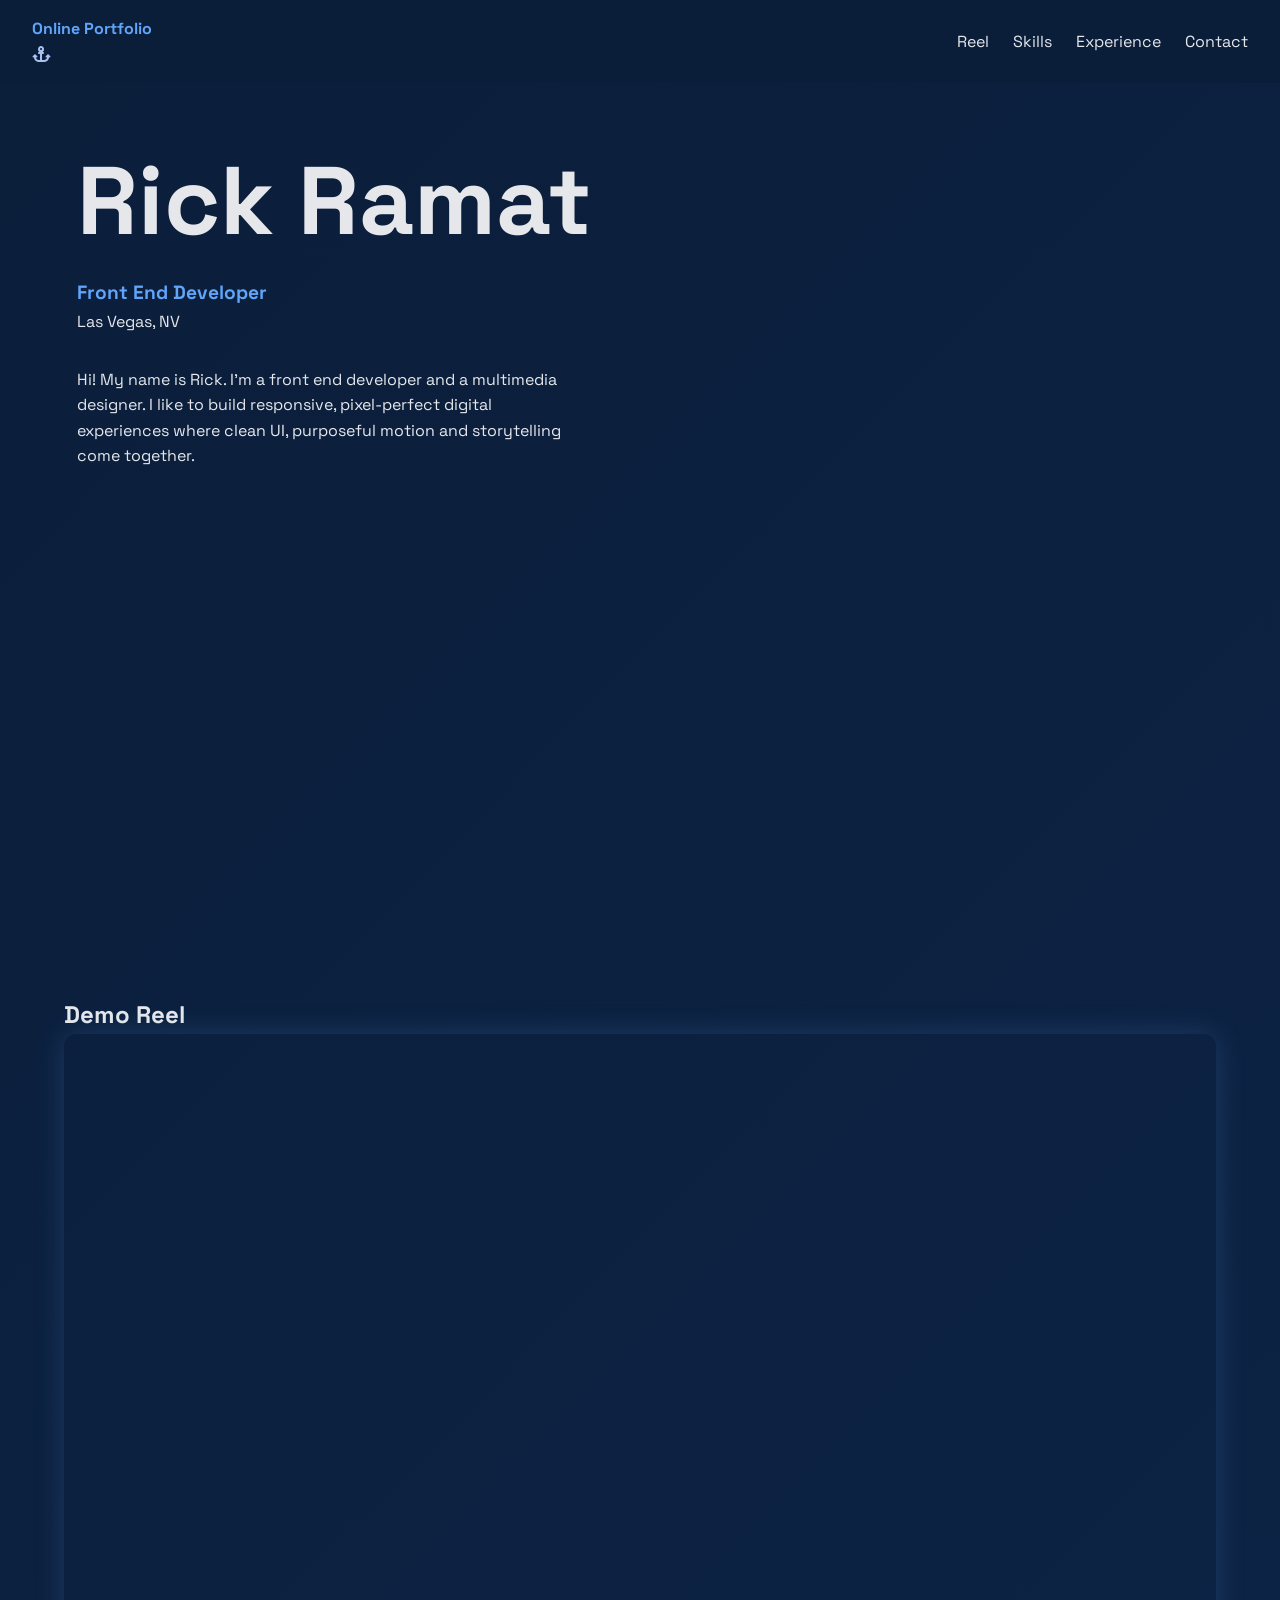
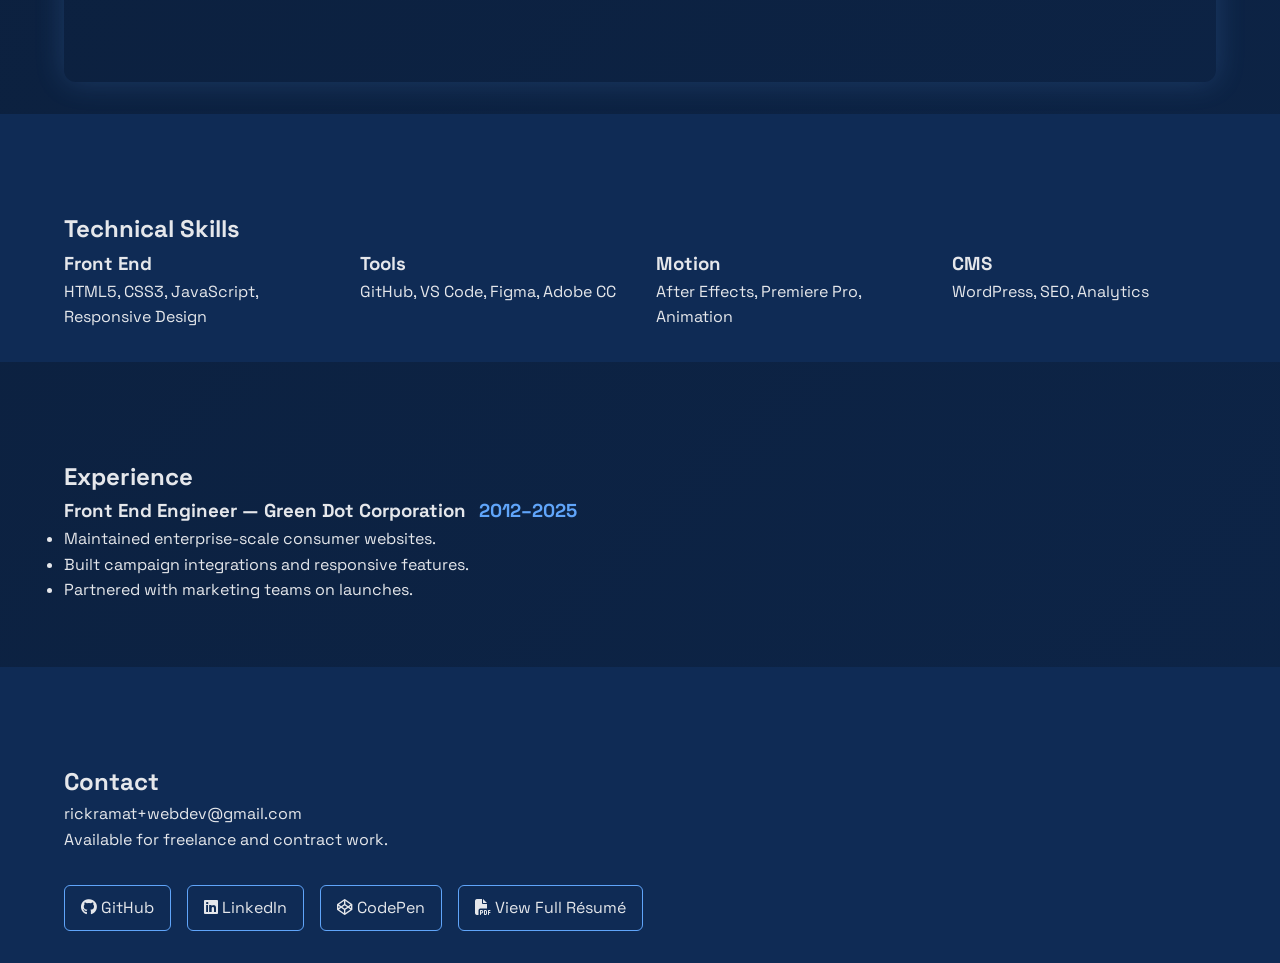
<file: index2.html>
<!doctype html>
<html lang="en">
  <head>
    <!-- Google tag (gtag.js) -->
    <script
      async
      src="https://www.googletagmanager.com/gtag/js?id=G-GZ7DWD8VS9"
    ></script>
    <script>
      window.dataLayer = window.dataLayer || [];
      function gtag() {
        dataLayer.push(arguments);
      }
      gtag("js", new Date());

      gtag("config", "G-GZ7DWD8VS9");
    </script>
    <meta charset="UTF-8" />
    <meta name="viewport" content="width=device-width, initial-scale=1.0" />
    <title>cptdreadflint's Portfolio</title>

    <!-- Google Font -->
    <link
      href="https://fonts.googleapis.com/css2?family=Space+Grotesk:wght@300;400;500;600;700&display=swap"
      rel="stylesheet"
    />

    <!-- Icons -->
    <link
      rel="stylesheet"
      href="https://cdnjs.cloudflare.com/ajax/libs/font-awesome/6.5.0/css/all.min.css"
    />

    <style>
      /* ===================== */
      /* ROOT COLORS */
      /* ===================== */

      :root {
        --dark: #0b1e3a;
        --dark2: #0f2b55;
        --primary: #1e4ed8;
        --accent: #60a5fa;
        --text: #e5e7eb;
      }

      /* ===================== */
      /* RESET */
      /* ===================== */

      * {
        margin: 0;
        padding: 0;
        box-sizing: border-box;
      }

      body {
        font-family: "Space Grotesk", sans-serif;
        color: var(--text);
        line-height: 1.6;

        background: linear-gradient(-45deg, #0b1e3a, #0f2b55, #0b1e3a);

        background-size: 400% 400%;
        animation: gradientMove 10s ease infinite;
      }

      @keyframes gradientMove {
        0% {
          background-position: 0% 50%;
        }
        50% {
          background-position: 100% 50%;
        }
        100% {
          background-position: 0% 50%;
        }
      }

      /* ===================== */
      /* NAV */
      /* ===================== */

      .nav {
        position: fixed;
        width: 100%;
        background: rgba(11, 30, 58, 0.9);
        backdrop-filter: blur(10px);
        z-index: 1000;
      }

      .nav-inner {
        display: flex;
        justify-content: space-between;
        align-items: center;
        padding: 1rem 2rem;
      }

      .logo {
        font-weight: 700;
        color: var(--accent);
      }

      .nav-links {
        display: flex;
        gap: 1.5rem;
        list-style: none;
      }

      .nav-links a {
        color: var(--text);
        text-decoration: none;
      }

      .hamburger-menu {
        display: none; /* hidden on desktop; shown via media query below */
        position: relative;
      }

      @media (max-width: 479px) {
        .nav-links {
          display: none;
        }
        .hamburger-menu {
          display: flex;
        } /* reveal the burger button */
      }

      /* ── HAMBURGER BUTTON ────────────────────────────────────────
   Three <span> children (.bar-top, .bar-mid, .bar-bot) draw
   the classic ☰ icon. When JS adds .is-open to this button:
     • .bar-top rotates +45 ° and shifts down  → forms top arm of ✕
     • .bar-mid fades out and collapses to 0 width
     • .bar-bot rotates −45 ° and shifts up    → forms bottom arm of ✕
   All transitions use `ease` so the motion feels natural.
──────────────────────────────────────────────────────────── */
      .hamburger-btn {
        display: flex;
        flex-direction: column;
        justify-content: center;
        align-items: center;
        gap: 5px;
        width: 40px;
        height: 40px;
        background: transparent;
        border: 1px solid rgba(96, 165, 250, 0.25);
        border-radius: 6px;
        cursor: pointer;
        padding: 8px;
        transition:
          border-color 0.3s ease,
          background 0.3s ease;
      }

      .hamburger-btn:hover {
        border-color: var(--accent);
        background: rgba(201, 168, 76, 0.06);
      }

      /* Each bar */
      .hamburger-btn span {
        display: block;
        width: 18px;
        height: 1.5px;
        background: var(--accent);
        border-radius: 2px;
        transform-origin: center;
        transition:
          transform 0.35s ease,
          opacity 0.25s ease,
          width 0.3s ease;
      }

      /* ✕ state — toggled by JS adding .is-open to the button */
      .hamburger-btn.is-open .bar-top {
        transform: translateY(6.5px) rotate(45deg);
      }
      .hamburger-btn.is-open .bar-mid {
        opacity: 0;
        width: 0;
      }
      .hamburger-btn.is-open .bar-bot {
        transform: translateY(-6.5px) rotate(-45deg);
      }

      /* ── MOBILE DROPDOWN PANEL ───────────────────────────────────
   Sits flush under the 64px nav (z-index 99, just below nav's 100).
   Starts collapsed: max-height 0, opacity 0, pointer-events none.
   JS adds .is-open → panel slides down and fades in via
   max-height + opacity transitions. `ease` keeps it silky smooth.
   Clicking any link inside also closes the menu via JS.
──────────────────────────────────────────────────────────── */
      /* .mobile-nav is the closed state */
      .mobile-nav {
        position: fixed;
        top: 64px; /* flush under the nav bar */
        left: 0;
        right: 0;
        z-index: 99;
        background: rgba(1, 11, 24, 0.97);
        backdrop-filter: blur(18px);
        border-bottom: 1px solid var(--navy-border);
        /* collapsed / hidden state */
        max-height: 0;
        overflow: hidden;
        opacity: 0;
        pointer-events: none;
        /* smooth open / close */
        /* transition: max-height 0.4s ease, opacity 0.35s ease; */
        /* transition: max-height 0.45s ease, opacity 0.45s ease, visibility 0.45s ease; */
        transition:
          max-height 0.6s ease,
          opacity 1.8s ease,
          visibility 0.9s ease;
        visibility: hidden;
      }

      /* open state — JS toggles this class */
      .mobile-nav.is-open {
        max-height: 300px;
        opacity: 1;
        pointer-events: auto;
        transition:
          max-height 0.5s ease,
          opacity 0.5s ease,
          visibility 0.5s ease;
        visibility: visible;
      }

      .mobile-nav ul {
        list-style: none;
        padding: 0.75rem 0 1rem;
        display: flex;
        flex-direction: column;
      }

      .mobile-nav ul li a {
        display: block;
        padding: 0.85rem clamp(1rem, 5vw, 4rem);
        font-family: var(--font-body);
        font-size: 0.85rem;
        font-weight: 500;
        letter-spacing: 0.15em;
        text-transform: uppercase;
        color: var(--text-muted);
        text-decoration: none;
        border-left: 2px solid transparent;
        transition:
          color 0.25s ease,
          border-color 0.25s ease,
          background 0.25s ease,
          padding-left 0.25s ease;
      }

      .mobile-nav ul li a:hover {
        color: var(--accent-gold);
        border-left-color: var(--accent-gold);
        background: rgba(201, 168, 76, 0.05);
        padding-left: calc(clamp(1rem, 5vw, 4rem) + 6px);
      }

      /* thin separator between rows */
      .mobile-nav ul li + li {
        border-top: 1px solid rgba(15, 48, 96, 0.5);
      }

      /* ===================== */
      /* SECTIONS */
      /* ===================== */

      section {
        width: 100%;
        padding: 6rem 0 2rem 0;
      }

      .section.alt {
        background: var(--dark2);
      }

    

      .content {
        width: 90%;
        margin: auto;
        max-width: 1600px;
      }

      /* ===================== */
      /* HERO */
      /* ===================== */

      .name-badge { 
        align-self: flex-start; 
        margin-top: 1.8em;
        margin-left: 4.8em;
      }

      @media (max-width: 768px) {
        .name-badge {
          margin: 10px 15px;
          height: auto;
        }

      }

      .name-badge p {

        flex-basis: 500px;
      }

      .hero {
        min-height: 100vh;  /*Why is this here????*/
        display: flex;
        align-items: center;
      }

      .hero h1 {
        font-size: 3.5rem;
      }

      .hero span {
        display: block;
        color: var(--accent);
        font-size: 1.2rem;
      }

      .hero-links {
        margin-top: 2rem;
        display: flex;
        flex-wrap: wrap;
        gap: 1rem;
      }

      .icon-link,
      .resume-link {
        text-decoration: none;
        color: var(--text);
        padding: 0.6rem 1rem;
        border: 1px solid var(--accent);
        border-radius: 6px;

        transition: all 0.25s ease;
      }

      .icon-link:hover,
      .resume-link:hover {
        transform: translateY(-3px);

        box-shadow: 0 8px 20px rgba(96, 165, 250, 0.25);

        background: rgba(0, 0, 0, 0.1);
      }

      /* ===================== */
      /* VIDEO REEL */
      /* ===================== */

      .video-wrapper {
        position: relative;
        width: 100%;
        padding-top: 56.25%;

        border-radius: 12px;
        overflow: hidden;

        box-shadow: 0 0 30px rgba(96, 165, 250, 0.2);
      }

      .video-wrapper iframe {
        position: absolute;
        top: 0;
        left: 0;
        width: 100%;
        height: 100%;
      }

      /* ===================== */
      /* SKILLS */
      /* ===================== */

      .skills-grid {
        display: grid;
        gap: 2rem;
      }

      .job {
        margin-bottom: 2rem;
      }

      .job span {
        color: var(--accent);
        margin-left: 0.5rem;
      }

      /* ===================== */
      /* FADE ANIMATION */
      /* ===================== */

      .fade-in {
        opacity: 0;
        transform: translateY(40px);
        transition: all 0.8s ease;
      }

      .fade-in.visible {
        opacity: 1;
        transform: translateY(0);
      }

      /* ===================== */
      /* BREAKPOINTS */
      /* ===================== */

      /* Tablet */

      @media (min-width: 768px) {
        .skills-grid {
          grid-template-columns: repeat(2, 1fr);
        }

        .hero h1 {
          font-size: 4rem;
        }
      }

      /* Desktop */

      @media (min-width: 1024px) {
        .skills-grid {
          grid-template-columns: repeat(4, 1fr);
        }

        .hero h1 {
          font-size: 6rem;
        }
      }

      /* Ultra Wide */

      @media (min-width: 1600px) {
        .content {
          max-width: 1800px;
        }

        .hero h1 {
          font-size: 6rem;
        }
      }

      .scrolling-text-container {
        /* position: fixed; */
        /* bottom: 0;   */
        height: max-content;
        width: 80%;
        background: rgba(11, 30, 58, 0.9);
        overflow: hidden;
        overflow-y: scroll;
      }

      .scrolling-text-container::-webkit-scrollbar {
        width: 8px;
      }

      .scrolling-text-container::-webkit-scrollbar-thumb {
        background-color: #60a5fa;
      }
    </style>
  </head>

  <body>
    <!-- NAV -->

    <nav class="nav">
      <div class="nav-inner">
        <div class="logo">
          Online Portfolio<br />
          <i class="fas fa-anchor" style="color: #a9c1f1;"></i>
          <!-- <span style="font-weight: normal; font-size: 0.8em; color: #a9c1f1">&#9875; </span> -->
        </div>

        <ul class="nav-links">
          <li><a href="#reel">Reel</a></li>
          <li><a href="#skills">Skills</a></li>
          <li><a href="#experience">Experience</a></li>
          <li><a href="#contact">Contact</a></li>
        </ul>

        <!-- Hamburger button — visible only at ≤ 479px via media query -->
        <div class="hamburger-menu">
          <button
            class="hamburger-btn"
            id="hamburgerBtn"
            aria-label="Toggle navigation menu"
            aria-expanded="false"
            aria-controls="mobileNav"
          >
            <span class="bar-top"></span>
            <span class="bar-mid"></span>
            <span class="bar-bot"></span>
          </button>
        </div>
      </div>
    </nav>

    <!-- Mobile dropdown — lives outside <nav> so it can expand freely below it -->
    <div
      class="mobile-nav"
      id="mobileNav"
      role="navigation"
      aria-label="Mobile navigation"
    >
      <ul>
        <li><a href="#reel" class="mobile-nav-link">Reel</a></li>
        <li><a href="#skills" class="mobile-nav-link">Skills</a></li>
        <li><a href="#experience" class="mobile-nav-link">Experience</a></li>
        <li><a href="#contact" class="mobile-nav-link">Contact</a></li>
      </ul>
    </div>

    <!-- HERO -->

    <!-- <div class="fixed" style="position: fixed; left: 200px; top: 200px">
      <div class="content">
        <h1>Rick Ramat</h1>
        <span>Front End Developer</span>
        <p>Las Vegas, NV</p>

        <div class="hero-links">
          <a href="#" class="icon-link">
            <i class="fab fa-github"></i>
            GitHub
          </a>

          <a href="#" class="icon-link">
            <i class="fab fa-linkedin"></i>
            LinkedIn
          </a>

          <a href="#" class="icon-link">
            <i class="fab fa-codepen"></i>
            CodePen
          </a>

          <a href="#" class="resume-link">
            <i class="fas fa-file-pdf"></i>
            View Full Résumé
          </a>
        </div>
      </div>
    </div> -->

    <section class="hero fade-in">
      <div class="name-badge">
        <h1>
          Rick Ramat
          <span>Front End Developer</span>
        </h1>

        <p>Las Vegas, NV</p>

        <div class="hero-links">
     <p >Hi! My name is Rick. I'm a front end developer and a multimedia designer. 
      I like to build responsive, pixel-perfect digital experiences where clean UI, purposeful motion and storytelling come together.</p>
        </div>
      </div>
    </section>

    <!-- DEMO REEL -->

    <section id="reel" class="section fade-in">
      <div class="content">
        <h2>Demo Reel</h2>

        <div class="video-wrapper">
          <iframe
            width="560"
            height="315"
            src="https://www.youtube.com/embed/evwOVtmMw48?si=9WBZeQavzzyF_Qts"
            title="2007 Demo Reel"
            frameborder="0"
            allow="
              accelerometer;
              autoplay;
              clipboard-write;
              encrypted-media;
              gyroscope;
              picture-in-picture;
              web-share;
            "
            referrerpolicy="strict-origin-when-cross-origin"
            allowfullscreen
          ></iframe>
        </div>
      </div>
    </section>

    <!-- SKILLS -->

    <section id="skills" class="section alt fade-in">
      <div class="content">
        <h2>Technical Skills</h2>

        <div class="skills-grid">
          <div>
            <h3>Front End</h3>
            <p>HTML5, CSS3, JavaScript, Responsive Design</p>
          </div>

          <div>
            <h3>Tools</h3>
            <p>GitHub, VS Code, Figma, Adobe CC</p>
          </div>

          <div>
            <h3>Motion</h3>
            <p>After Effects, Premiere Pro, Animation</p>
          </div>

          <div>
            <h3>CMS</h3>
            <p>WordPress, SEO, Analytics</p>
          </div>
        </div>
      </div>
    </section>

    <!-- EXPERIENCE -->

    <section id="experience" class="section fade-in">
      <div class="content">
        <h2>Experience</h2>

        <div class="job">
          <h3>
            Front End Engineer — Green Dot Corporation

            <span>2012–2025</span>
          </h3>

          <ul>
            <li>Maintained enterprise-scale consumer websites.</li>
            <li>Built campaign integrations and responsive features.</li>
            <li>Partnered with marketing teams on launches.</li>
          </ul>
        </div>
      </div>
    </section>

    <!-- CONTACT -->

    <section id="contact" class="section alt fade-in">
      <div class="content">
        <h2>Contact</h2>

        <p>rickramat+webdev@gmail.com</p>

        <p>Available for freelance and contract work.</p>
        <div class="hero-links">
          <a href="#" class="icon-link">
            <i class="fab fa-github"></i>
            GitHub
          </a>

          <a href="#" class="icon-link">
            <i class="fab fa-linkedin"></i>
            LinkedIn
          </a>

          <a href="#" class="icon-link">
            <i class="fab fa-codepen"></i>
            CodePen
          </a>

          <a href="Rick-Ramat-Resume-0426p.pdf" class="resume-link" target="_blank" rel="noopener noreferrer">
            <i class="fas fa-file-pdf"></i>
            View Full Résumé
          </a>
        </div>
      </div>
    </section>
    <script>
      /* ─── HAMBURGER MENU ─────────────────────────────────────────
       On click: toggle .is-open on both the button and the panel.
         Button  → bars morph to ✕ (CSS handles the visual)
         Panel   → max-height + opacity transition slides it open
       aria-expanded updates for screen readers.
       Tapping any mobile link closes the menu and lets the page
       scroll cleanly to the target section.
    ──────────────────────────────────────────────────────────── */
      const hamburgerBtn = document.getElementById("hamburgerBtn");
      const mobileNav = document.getElementById("mobileNav");

      hamburgerBtn.addEventListener("click", () => {
        const opening = mobileNav.classList.toggle("is-open");
        hamburgerBtn.classList.toggle("is-open", opening);
        hamburgerBtn.setAttribute("aria-expanded", opening);
      });

      // Close when a link is tapped so the menu doesn't stay open mid-scroll
      document.querySelectorAll(".mobile-nav-link").forEach((link) => {
        link.addEventListener("click", () => {
          mobileNav.classList.remove("is-open");
          hamburgerBtn.classList.remove("is-open");
          hamburgerBtn.setAttribute("aria-expanded", "false");
        });
      });
    </script>

    <script>
      /* Smooth Scroll */

      document.querySelectorAll("a[href^='#']").forEach((link) => {
        link.addEventListener("click", (e) => {
          e.preventDefault();

          document.querySelector(link.getAttribute("href")).scrollIntoView({
            behavior: "smooth",
          });
        });
      });

      /* Scroll Reveal */

      const observer = new IntersectionObserver(
        (entries) => {
          entries.forEach((entry) => {
            if (entry.isIntersecting) {
              entry.target.classList.add("visible");
            }
          });
        },
        {
          threshold: 0.15,
        },
      );

      document.querySelectorAll(".fade-in").forEach((section) => {
        observer.observe(section);
      });
    </script>
  </body>
</html>
</file>
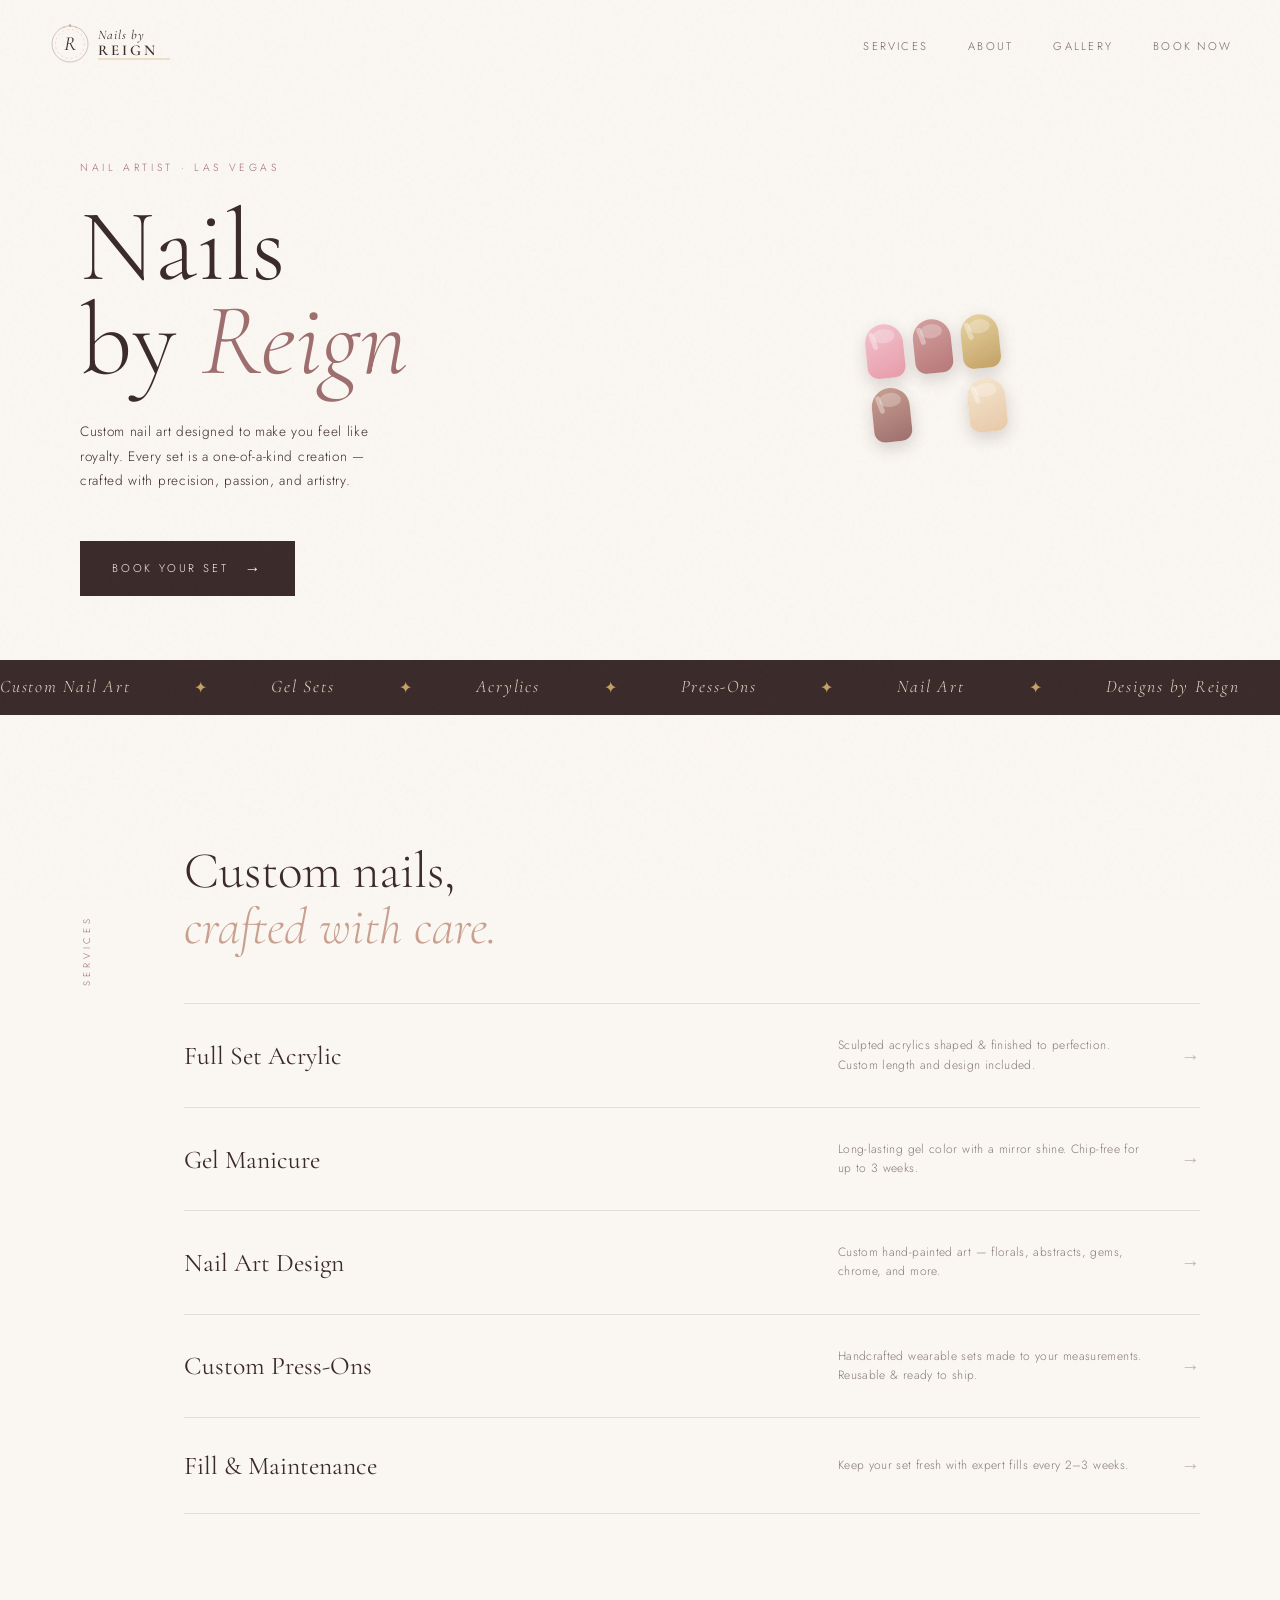
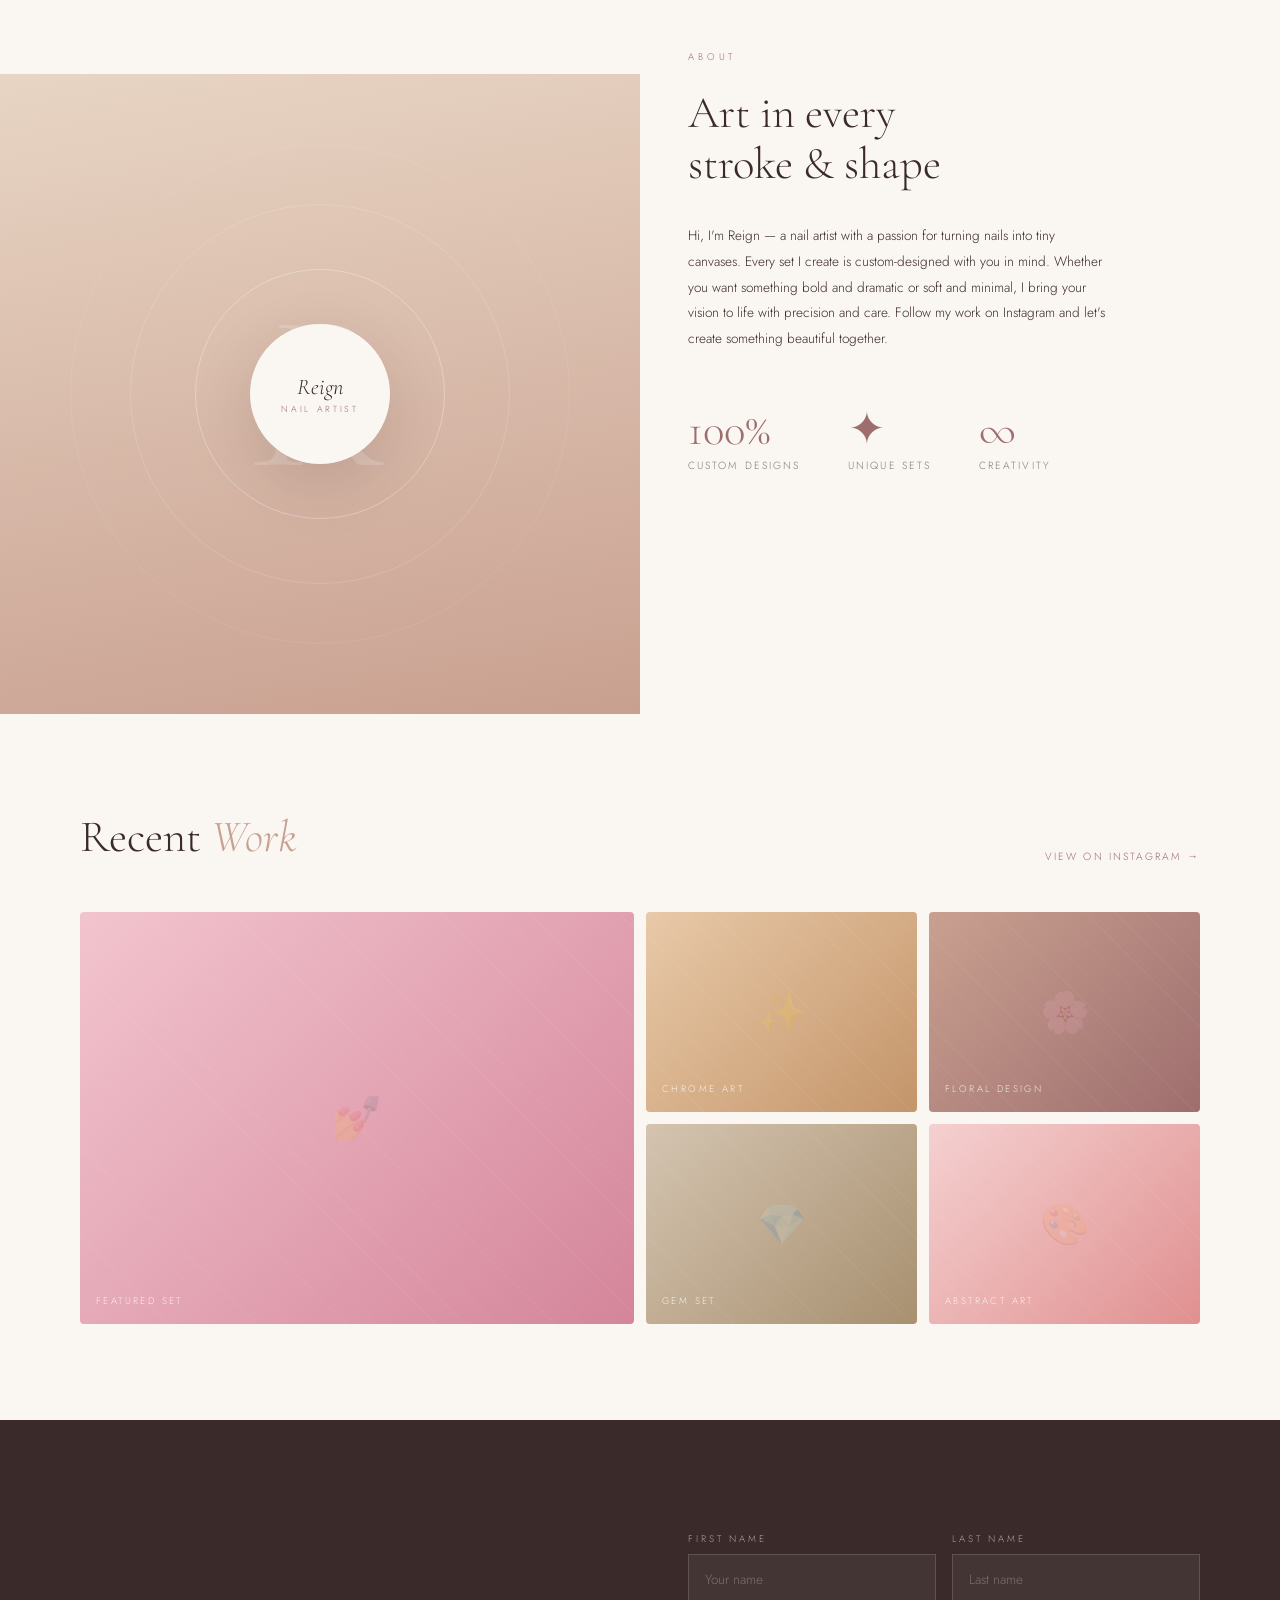
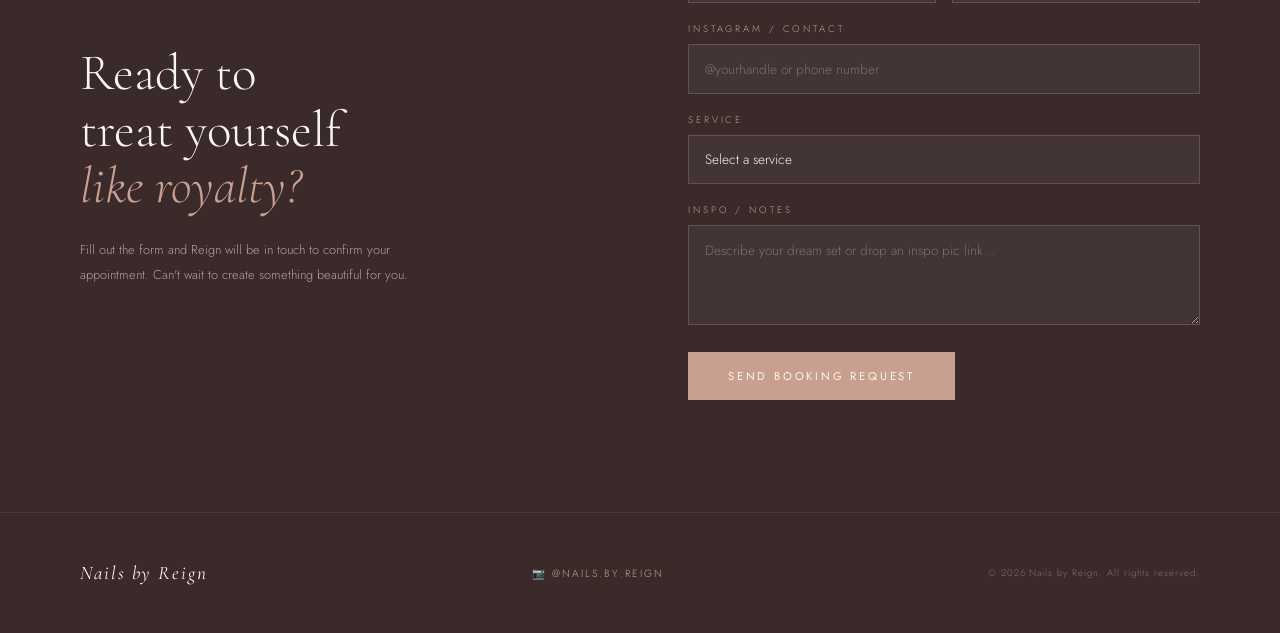
<file: nails-by-reign.html>
<!DOCTYPE html>
<html lang="en">
<head>
  <meta charset="UTF-8" />
  <meta name="viewport" content="width=device-width, initial-scale=1.0" />
  <title>Nails by Reign</title>
  <link href="https://fonts.googleapis.com/css2?family=Cormorant+Garamond:ital,wght@0,300;0,400;0,600;1,300;1,400&family=Jost:wght@200;300;400&display=swap" rel="stylesheet" />
  <style>
    *, *::before, *::after { box-sizing: border-box; margin: 0; padding: 0; }

    :root {
      --cream: #faf6f1;
      --blush: #e8d5c4;
      --dusty-rose: #c9a090;
      --mauve: #9e6e6e;
      --deep: #3a2a2a;
      --gold: #c4a165;
      --light-gold: #e8d5a3;
    }

    html { scroll-behavior: smooth; }

    body {
      background: var(--cream);
      color: var(--deep);
      font-family: 'Jost', sans-serif;
      font-weight: 300;
      overflow-x: hidden;
    }

    /* Grain overlay */
    body::before {
      content: '';
      position: fixed;
      inset: 0;
      background-image: url("data:image/svg+xml,%3Csvg viewBox='0 0 256 256' xmlns='http://www.w3.org/2000/svg'%3E%3Cfilter id='noise'%3E%3CfeTurbulence type='fractalNoise' baseFrequency='0.9' numOctaves='4' stitchTiles='stitch'/%3E%3C/filter%3E%3Crect width='100%25' height='100%25' filter='url(%23noise)' opacity='0.04'/%3E%3C/svg%3E");
      pointer-events: none;
      z-index: 1000;
      opacity: 0.5;
    }

    /* ── NAV ── */
    nav {
      position: fixed; top: 0; width: 100%; z-index: 500;
      display: flex; justify-content: space-between; align-items: center;
      padding: 1.4rem 3rem;
      background: var(--cream);
      border-bottom: 1px solid transparent;
      transition: border-color 0.3s, box-shadow 0.3s;
    }
    nav.scrolled {
      border-color: rgba(58,42,42,0.1);
      box-shadow: 0 2px 20px rgba(58,42,42,0.06);
    }
    .nav-logo {
      display: flex; align-items: center;
      text-decoration: none;
      flex-shrink: 0;
    }
    .nav-logo svg { display: block; }
    .nav-links { display: flex; gap: 2.5rem; list-style: none; }
    .nav-links a {
      font-size: 0.7rem; letter-spacing: 0.2em; text-transform: uppercase;
      color: var(--deep); text-decoration: none; opacity: 0.7;
      transition: opacity 0.2s;
    }
    .nav-links a:hover { opacity: 1; }

    /* ── HERO ── */
    .hero {
      padding-top: 6rem;
      display: flex;
      justify-content: center;
      background: var(--cream);
    }
    .hero-inner {
      display: grid;
      grid-template-columns: 1fr 1fr;
      max-width: 1440px;
      width: 100%;
      padding: 4rem 5rem;
      align-items: center;
      gap: 4rem;
    }
    .hero-left {
      display: flex; flex-direction: column;
      justify-content: center;
      position: relative; z-index: 2;
    }
    .hero-eyebrow {
      font-size: 0.65rem; letter-spacing: 0.35em; text-transform: uppercase;
      color: var(--mauve); margin-bottom: 1.5rem;
      animation: fadeUp 0.9s 0.2s both ease-out;
    }
    .hero-title {
      font-family: 'Cormorant Garamond', serif;
      font-size: clamp(4.5rem, 8vw, 7.5rem);
      font-weight: 300; line-height: 0.92;
      color: var(--deep); margin-bottom: 2rem;
      animation: fadeUp 1s 0.4s both ease-out;
    }
    .hero-title em { font-style: italic; color: var(--mauve); }
    .hero-sub {
      font-size: 0.85rem; letter-spacing: 0.05em; line-height: 1.8;
      max-width: 320px; color: var(--deep); opacity: 0.7;
      animation: fadeUp 1s 0.6s both ease-out;
      margin-bottom: 3rem;
    }
    .hero-cta {
      display: inline-flex; align-items: center; gap: 1rem;
      font-size: 0.7rem; letter-spacing: 0.25em; text-transform: uppercase;
      color: var(--cream); background: var(--deep);
      padding: 1rem 2rem; text-decoration: none;
      transition: background 0.3s, gap 0.3s;
      animation: fadeUp 1s 0.8s both ease-out;
      align-self: flex-start;
    }
    .hero-cta:hover { background: var(--mauve); gap: 1.5rem; }
    .hero-cta-arrow { font-size: 1rem; }

    .hero-right {
      display: flex; align-items: center; justify-content: center;
      animation: fadeIn 1.2s 0.3s both ease-out;
    }
    .hero-right-bg { display: none; }
    .hero-nail-art {
      display: flex; align-items: center; justify-content: center;
    }
    /* Decorative nail art illustration */
    .nail-grid {
      display: grid; grid-template-columns: repeat(3, 38px);
      gap: 10px; transform: rotate(-6deg);
    }
    .nail {
      width: 38px; height: 54px;
      border-radius: 19px 19px 11px 11px;
      position: relative; overflow: hidden;
      box-shadow: 0 6px 16px rgba(58,42,42,0.18);
      animation: floatNail 4s ease-in-out infinite;
    }
    /* 4th and 5th nails in second row centered */
    .nail:nth-child(4) { grid-column: 1; }
    .nail:nth-child(5) { grid-column: 3; }
    .nail:nth-child(1) { background: linear-gradient(160deg, #f2c4ce, #e89caa); animation-delay: 0s; }
    .nail:nth-child(2) { background: linear-gradient(160deg, #d4a0a0, #b87878); animation-delay: 0.3s; }
    .nail:nth-child(3) { background: linear-gradient(160deg, #e8d5a3, #c4a165); animation-delay: 0.6s; }
    .nail:nth-child(4) { background: linear-gradient(160deg, #c9a090, #9e6e6e); animation-delay: 0.9s; }
    .nail:nth-child(5) { background: linear-gradient(160deg, #f5e6d0, #e8c9a8); animation-delay: 1.2s; }
    .nail::after {
      content: '';
      position: absolute; top: 5px; left: 50%; transform: translateX(-50%);
      width: 22px; height: 14px;
      border-radius: 50%;
      background: rgba(255,255,255,0.25);
    }
    /* Shine streak */
    .nail::before {
      content: '';
      position: absolute; top: 7px; left: 6px;
      width: 5px; height: 18px;
      border-radius: 3px;
      background: rgba(255,255,255,0.35);
      transform: rotate(-15deg);
    }

    .hero-scroll-hint {
      position: absolute; bottom: 2.5rem; left: 50%;
      transform: translateX(-50%);
      font-size: 0.6rem; letter-spacing: 0.3em; text-transform: uppercase;
      color: var(--deep); opacity: 0.4;
      display: flex; flex-direction: column; align-items: center; gap: 0.5rem;
      animation: fadeIn 1s 1.5s both;
      z-index: 2;
    }
    .scroll-line {
      width: 1px; height: 40px;
      background: var(--mauve); opacity: 0.5;
      animation: scrollPulse 2s ease-in-out infinite;
    }

    /* ── MARQUEE ── */
    .marquee-wrap {
      background: var(--deep); overflow: hidden;
      padding: 1rem 0; position: relative; z-index: 2;
    }
    .marquee-track {
      display: flex; gap: 3rem;
      animation: marquee 18s linear infinite;
      white-space: nowrap;
    }
    .marquee-item {
      font-family: 'Cormorant Garamond', serif;
      font-size: 1.1rem; font-style: italic; font-weight: 300;
      color: var(--blush); letter-spacing: 0.1em; flex-shrink: 0;
    }
    .marquee-dot { color: var(--gold); margin: 0 1rem; }

    /* ── SERVICES ── */
    .services {
      display: flex;
      justify-content: center;
    }
    .services-inner {
      padding: 8rem 5rem;
      display: grid; grid-template-columns: 40px 2fr;
      gap: 4rem; align-items: start;
      max-width: 1440px;
      width: 100%;
    }
    .section-label {
      font-size: 0.6rem; letter-spacing: 0.4em; text-transform: uppercase;
      color: var(--mauve); writing-mode: vertical-lr;
      transform: rotate(180deg); align-self: start;
      padding-top: 0.5rem;
    }
    .services-header {
      font-family: 'Cormorant Garamond', serif;
      font-size: clamp(2.5rem, 4vw, 3.8rem);
      font-weight: 300; line-height: 1.1; margin-bottom: 3rem;
    }
    .services-header em { font-style: italic; color: var(--dusty-rose); }
    .service-list { display: flex; flex-direction: column; gap: 0; }
    .service-item {
      border-top: 1px solid rgba(58,42,42,0.12);
      padding: 2rem 0; display: grid;
      grid-template-columns: 2fr 1fr auto;
      align-items: center; gap: 2rem;
      transition: background 0.2s; cursor: none;
    }
    .service-item:last-child { border-bottom: 1px solid rgba(58,42,42,0.12); }
    .service-item:hover .service-name { color: var(--mauve); }
    .service-name {
      font-family: 'Cormorant Garamond', serif;
      font-size: 1.6rem; font-weight: 400;
      transition: color 0.2s;
    }
    .service-desc {
      font-size: 0.75rem; opacity: 0.6; letter-spacing: 0.03em; line-height: 1.6;
    }
    .service-arrow { opacity: 0.3; font-size: 1.2rem; transition: opacity 0.2s, transform 0.2s; }
    .service-item:hover .service-arrow { opacity: 0.8; transform: translateX(4px); }

    /* ── ABOUT ── */
    .about {
      display: flex;
      justify-content: center;
    }
    .about-inner {
      display: grid; grid-template-columns: 1fr 1fr;
      max-width: 1440px;
      width: 100%;
      align-items: start;
    }
    .about-visual {
      background: linear-gradient(170deg, var(--blush) 0%, var(--dusty-rose) 100%);
      position: relative; overflow: hidden;
      display: flex; align-items: center; justify-content: center;
      aspect-ratio: 1 / 1;
      margin-top: 2rem;
    }
    .about-deco-circle {
      width: 300px; height: 300px;
      border-radius: 50%;
      border: 1px solid rgba(255,255,255,0.3);
      position: absolute;
    }
    .about-deco-circle:nth-child(1) { width: 250px; height: 250px; }
    .about-deco-circle:nth-child(2) { width: 380px; height: 380px; opacity: 0.5; }
    .about-deco-circle:nth-child(3) { width: 500px; height: 500px; opacity: 0.25; }
    .about-initial {
      font-family: 'Cormorant Garamond', serif;
      font-size: 14rem; font-weight: 300; font-style: italic;
      color: rgba(255,255,255,0.2); line-height: 1;
      position: absolute; user-select: none;
    }
    .about-badge {
      background: var(--cream);
      width: 140px; height: 140px; border-radius: 50%;
      display: flex; flex-direction: column;
      align-items: center; justify-content: center;
      position: relative; z-index: 2;
      box-shadow: 0 20px 60px rgba(58,42,42,0.15);
    }
    .about-badge-name {
      font-family: 'Cormorant Garamond', serif;
      font-size: 1.4rem; font-style: italic; color: var(--deep);
    }
    .about-badge-sub {
      font-size: 0.55rem; letter-spacing: 0.3em; text-transform: uppercase;
      color: var(--mauve); margin-top: 0.2rem;
    }

    .about-content {
      padding: 0 3rem; display: flex;
      flex-direction: column; justify-content: flex-start;
    }
    .about-content .section-label { writing-mode: horizontal-tb; transform: none; margin-bottom: 1.5rem; display: block; }
    .about-title {
      font-family: 'Cormorant Garamond', serif;
      font-size: clamp(2rem, 3.5vw, 3rem);
      font-weight: 300; line-height: 1.15; margin-bottom: 2rem;
    }
    .about-text {
      font-size: 0.85rem; line-height: 1.9; opacity: 0.75;
      max-width: 420px; margin-bottom: 2.5rem;
    }
    .about-stats {
      display: flex; gap: 3rem; margin-top: 1rem;
    }
    .stat-num {
      font-family: 'Cormorant Garamond', serif;
      font-size: 2.8rem; font-weight: 300; color: var(--mauve); line-height: 1;
    }
    .stat-label {
      font-size: 0.65rem; letter-spacing: 0.2em; text-transform: uppercase;
      opacity: 0.6; margin-top: 0.3rem;
    }

    /* ── GALLERY ── */
    .gallery { display: flex; justify-content: center; }
    .gallery-inner { padding: 6rem 5rem; max-width: 1440px; width: 100%; }
    .gallery-header {
      display: flex; justify-content: space-between; align-items: flex-end;
      margin-bottom: 3rem;
    }
    .gallery-title {
      font-family: 'Cormorant Garamond', serif;
      font-size: clamp(2rem, 3.5vw, 3rem); font-weight: 300;
    }
    .gallery-title em { font-style: italic; color: var(--dusty-rose); }
    .gallery-ig-link {
      display: flex; align-items: center; gap: 0.6rem;
      font-size: 0.65rem; letter-spacing: 0.2em; text-transform: uppercase;
      color: var(--mauve); text-decoration: none;
      transition: gap 0.2s;
    }
    .gallery-ig-link:hover { gap: 1rem; }
    .gallery-grid {
      display: grid;
      grid-template-columns: repeat(4, 1fr);
      grid-template-rows: 200px 200px;
      gap: 12px;
    }
    .gallery-card {
      border-radius: 4px; overflow: hidden; position: relative;
      transition: transform 0.4s ease;
    }
    .gallery-card:hover { transform: scale(1.02); z-index: 2; }
    .gallery-card:nth-child(1) { grid-column: span 2; grid-row: span 2; }
    .gallery-card .card-bg {
      position: absolute; inset: 0;
      transition: transform 0.5s ease;
    }
    .gallery-card:hover .card-bg { transform: scale(1.05); }
    .gallery-card:nth-child(1) .card-bg { background: linear-gradient(135deg, #f2c4ce 0%, #d4859a 100%); }
    .gallery-card:nth-child(2) .card-bg { background: linear-gradient(135deg, #e8c9a8 0%, #c4956a 100%); }
    .gallery-card:nth-child(3) .card-bg { background: linear-gradient(135deg, #c9a090 0%, #9e6e6e 100%); }
    .gallery-card:nth-child(4) .card-bg { background: linear-gradient(135deg, #d4c4b0 0%, #a89070 100%); }
    .gallery-card:nth-child(5) .card-bg { background: linear-gradient(135deg, #f5d0d0 0%, #e09090 100%); }
    .gallery-card .card-label {
      position: absolute; bottom: 1rem; left: 1rem;
      font-size: 0.6rem; letter-spacing: 0.25em; text-transform: uppercase;
      color: rgba(255,255,255,0.8);
    }
    /* Nail art patterns on cards */
    .gallery-card::after {
      content: '';
      position: absolute; inset: 0;
      background: repeating-linear-gradient(
        45deg, transparent, transparent 20px,
        rgba(255,255,255,0.04) 20px, rgba(255,255,255,0.04) 21px
      );
    }
    .nail-icon {
      position: absolute; top: 50%; left: 50%;
      transform: translate(-50%, -50%);
      font-size: 2.5rem; opacity: 0.15;
    }

    /* ── BOOKING ── */
    .booking {
      background: var(--deep);
      padding: 7rem 5rem;
      display: grid; grid-template-columns: 1fr 1fr;
      gap: 6rem; align-items: center;
    }
    .booking-title {
      font-family: 'Cormorant Garamond', serif;
      font-size: clamp(2.5rem, 4vw, 3.8rem);
      font-weight: 300; line-height: 1.1; color: var(--cream);
    }
    .booking-title em { font-style: italic; color: var(--dusty-rose); }
    .booking-sub {
      font-size: 0.8rem; line-height: 1.9; color: rgba(250,246,241,0.6);
      margin-top: 1.5rem; max-width: 360px;
    }
    .booking-form { display: flex; flex-direction: column; gap: 1.2rem; }
    .form-group { display: flex; flex-direction: column; gap: 0.5rem; }
    .form-label {
      font-size: 0.6rem; letter-spacing: 0.3em; text-transform: uppercase;
      color: var(--blush); opacity: 0.7;
    }
    .form-input, .form-select, .form-textarea {
      background: rgba(255,255,255,0.05);
      border: 1px solid rgba(250,246,241,0.15);
      color: var(--cream);
      padding: 0.85rem 1rem;
      font-family: 'Jost', sans-serif; font-size: 0.85rem; font-weight: 300;
      outline: none; transition: border-color 0.2s;
      -webkit-appearance: none;
    }
    .form-input::placeholder, .form-textarea::placeholder { color: rgba(250,246,241,0.3); }
    .form-input:focus, .form-select:focus, .form-textarea:focus {
      border-color: var(--dusty-rose);
    }
    .form-select option { background: var(--deep); }
    .form-textarea { resize: vertical; min-height: 100px; }
    .form-row { display: grid; grid-template-columns: 1fr 1fr; gap: 1rem; }
    .form-submit {
      background: var(--dusty-rose);
      color: var(--cream);
      border: none; padding: 1rem 2.5rem;
      font-family: 'Jost', sans-serif;
      font-size: 0.7rem; letter-spacing: 0.25em; text-transform: uppercase;
      cursor: pointer; transition: background 0.3s;
      align-self: flex-start; margin-top: 0.5rem;
    }
    .form-submit:hover { background: var(--mauve); }

    /* ── FOOTER ── */
    footer {
      background: var(--deep); border-top: 1px solid rgba(250,246,241,0.08);
      padding: 3rem 5rem;
      display: flex; justify-content: space-between; align-items: center;
    }
    .footer-logo {
      font-family: 'Cormorant Garamond', serif;
      font-size: 1.2rem; font-weight: 400; font-style: italic;
      color: var(--cream); letter-spacing: 0.1em;
    }
    .footer-ig {
      display: flex; align-items: center; gap: 0.6rem;
      text-decoration: none;
      font-size: 0.65rem; letter-spacing: 0.2em; text-transform: uppercase;
      color: var(--dusty-rose);
      transition: color 0.2s;
    }
    .footer-ig:hover { color: var(--blush); }
    .footer-copy {
      font-size: 0.6rem; opacity: 0.35; letter-spacing: 0.1em;
      color: var(--cream);
    }

    /* ── ANIMATIONS ── */
    @keyframes fadeUp {
      from { opacity: 0; transform: translateY(24px); }
      to { opacity: 1; transform: translateY(0); }
    }
    @keyframes fadeIn {
      from { opacity: 0; }
      to { opacity: 1; }
    }
    @keyframes floatNail {
      0%, 100% { transform: translateY(0); }
      50% { transform: translateY(-10px); }
    }
    @keyframes marquee {
      from { transform: translateX(0); }
      to { transform: translateX(-50%); }
    }
    @keyframes scrollPulse {
      0%, 100% { opacity: 0.5; transform: scaleY(1); }
      50% { opacity: 1; transform: scaleY(0.6); }
    }

    /* ── SCROLL REVEAL ── */
    .reveal {
      opacity: 0; transform: translateY(30px);
      transition: opacity 0.8s ease, transform 0.8s ease;
    }
    .reveal.visible { opacity: 1; transform: translateY(0); }

    .hamburger {
      display: none;
      flex-direction: column; justify-content: center; gap: 5px;
      background: none; border: none; cursor: pointer;
      padding: 4px; z-index: 600;
    }
    .hamburger span {
      display: block; width: 22px; height: 1.5px;
      background: var(--deep);
      transition: transform 0.3s, opacity 0.3s;
      transform-origin: center;
    }
    .hamburger.open span:nth-child(1) { transform: translateY(6.5px) rotate(45deg); }
    .hamburger.open span:nth-child(2) { opacity: 0; }
    .hamburger.open span:nth-child(3) { transform: translateY(-6.5px) rotate(-45deg); }

    @media (max-width: 700px) {
      .hamburger { display: flex; }
      .nav-links {
        display: flex; flex-direction: column;
        position: fixed; top: 0; right: 0;
        width: 70vw; max-width: 280px; height: 100vh;
        background: var(--cream);
        padding: 5rem 2.5rem 2.5rem;
        gap: 0;
        box-shadow: -4px 0 30px rgba(58,42,42,0.1);
        transform: translateX(100%);
        transition: transform 0.35s ease;
        z-index: 550;
      }
      .nav-links.open { transform: translateX(0); }
      .nav-links li { border-bottom: 1px solid rgba(58,42,42,0.08); }
      .nav-links a {
        display: block; padding: 1.1rem 0;
        font-size: 0.75rem;
      }
    }
    @media (max-width: 900px) {
      nav { padding: 1.2rem 2rem; }
      .hero { padding-top: 5rem; }
      .hero-inner { grid-template-columns: 1fr; padding: 2rem 1.5rem 3rem; }
      .hero-right { justify-content: flex-start; padding-top: 1rem; }
      .services-inner { grid-template-columns: 1fr; padding: 5rem 2rem; }
      .section-label { writing-mode: horizontal-tb; transform: none; }
      .service-item { grid-template-columns: 1fr auto; }
      .service-desc { display: none; }
      .about-inner { grid-template-columns: 1fr; }
      .about-visual { height: 300px; }
      .about-content { padding: 4rem 2rem; }
      .gallery-inner { padding: 4rem 2rem; }
      .gallery-grid { grid-template-columns: 1fr 1fr; grid-template-rows: auto; }
      .gallery-card:nth-child(1) { grid-column: span 2; grid-row: span 1; }
      .booking { grid-template-columns: 1fr; padding: 5rem 2rem; gap: 3rem; }
      footer { flex-direction: column; gap: 1rem; padding: 2rem; text-align: center; }
    }
  </style>
</head>
<body>

  <!-- NAV -->
  <nav>
    <a href="#" class="nav-logo">
      <svg width="140" height="44" viewBox="0 0 140 44" fill="none" xmlns="http://www.w3.org/2000/svg">
        <circle cx="22" cy="22" r="18" stroke="#9e6e6e" stroke-width="0.75" opacity="0.5"/>
        <circle cx="22" cy="22" r="14.5" stroke="#c4a165" stroke-width="0.5" stroke-dasharray="2 3" opacity="0.6"/>
        <text x="22" y="27.5" text-anchor="middle"
          font-family="Cormorant Garamond, serif"
          font-size="20" font-style="italic" font-weight="400"
          fill="#3a2a2a" letter-spacing="0">R</text>
        <circle cx="22" cy="3.5" r="1.2" fill="#c4a165" opacity="0.8"/>
        <circle cx="16" cy="5.5" r="0.8" fill="#c9a090" opacity="0.6"/>
        <circle cx="28" cy="5.5" r="0.8" fill="#c9a090" opacity="0.6"/>
        <text x="50" y="17"
          font-family="Cormorant Garamond, serif"
          font-size="13" font-weight="400" font-style="italic"
          fill="#3a2a2a" letter-spacing="1">Nails by</text>
        <text x="50" y="33"
          font-family="Cormorant Garamond, serif"
          font-size="15" font-weight="600"
          fill="#3a2a2a" letter-spacing="3">REIGN</text>
        <line x1="50" y1="37" x2="122" y2="37" stroke="#c4a165" stroke-width="0.75" opacity="0.7"/>
      </svg>
    </a>
    <ul class="nav-links" id="navLinks">
      <li><a href="#services" class="nav-link">Services</a></li>
      <li><a href="#about" class="nav-link">About</a></li>
      <li><a href="#gallery" class="nav-link">Gallery</a></li>
      <li><a href="#booking" class="nav-link">Book Now</a></li>
    </ul>
    <button class="hamburger" id="hamburger" aria-label="Toggle menu">
      <span></span><span></span><span></span>
    </button>
  </nav>

  <!-- HERO -->
  <section class="hero">
    <div class="hero-inner">
      <div class="hero-left">
        <p class="hero-eyebrow">Nail Artist · Las Vegas</p>
        <h1 class="hero-title">Nails<br>by <em>Reign</em></h1>
        <p class="hero-sub">
          Custom nail art designed to make you feel like royalty.
          Every set is a one-of-a-kind creation — crafted with precision, passion, and artistry.
        </p>
        <a href="#booking" class="hero-cta">
          Book Your Set <span class="hero-cta-arrow">→</span>
        </a>
      </div>
      <div class="hero-right">
        <div class="hero-nail-art">
          <div class="nail-grid">
            <div class="nail"></div>
            <div class="nail"></div>
            <div class="nail"></div>
            <div class="nail"></div>
            <div class="nail"></div>
          </div>
        </div>
      </div>
    </div>
  </section>

  <!-- MARQUEE -->
  <div class="marquee-wrap">
    <div class="marquee-track">
      <span class="marquee-item">Custom Nail Art</span><span class="marquee-dot">✦</span>
      <span class="marquee-item">Gel Sets</span><span class="marquee-dot">✦</span>
      <span class="marquee-item">Acrylics</span><span class="marquee-dot">✦</span>
      <span class="marquee-item">Press-Ons</span><span class="marquee-dot">✦</span>
      <span class="marquee-item">Nail Art</span><span class="marquee-dot">✦</span>
      <span class="marquee-item">Designs by Reign</span><span class="marquee-dot">✦</span>
      <span class="marquee-item">Custom Nail Art</span><span class="marquee-dot">✦</span>
      <span class="marquee-item">Gel Sets</span><span class="marquee-dot">✦</span>
      <span class="marquee-item">Acrylics</span><span class="marquee-dot">✦</span>
      <span class="marquee-item">Press-Ons</span><span class="marquee-dot">✦</span>
      <span class="marquee-item">Nail Art</span><span class="marquee-dot">✦</span>
      <span class="marquee-item">Designs by Reign</span><span class="marquee-dot">✦</span>
    </div>
  </div>

  <!-- SERVICES -->
  <section class="services" id="services">
    <div class="services-inner">
      <div style="display:flex; align-items:flex-start; padding-top: 4.5rem;">
        <span class="section-label">Services</span>
      </div>
      <div>
        <h2 class="services-header reveal">Custom nails,<br><em>crafted with care.</em></h2>
        <div class="service-list">
          <div class="service-item reveal">
            <div class="service-name">Full Set Acrylic</div>
            <div class="service-desc">Sculpted acrylics shaped & finished to perfection. Custom length and design included.</div>
            <div class="service-arrow">→</div>
          </div>
          <div class="service-item reveal">
            <div class="service-name">Gel Manicure</div>
            <div class="service-desc">Long-lasting gel color with a mirror shine. Chip-free for up to 3 weeks.</div>
            <div class="service-arrow">→</div>
          </div>
          <div class="service-item reveal">
            <div class="service-name">Nail Art Design</div>
            <div class="service-desc">Custom hand-painted art — florals, abstracts, gems, chrome, and more.</div>
            <div class="service-arrow">→</div>
          </div>
          <div class="service-item reveal">
            <div class="service-name">Custom Press-Ons</div>
            <div class="service-desc">Handcrafted wearable sets made to your measurements. Reusable & ready to ship.</div>
            <div class="service-arrow">→</div>
          </div>
          <div class="service-item reveal">
            <div class="service-name">Fill & Maintenance</div>
            <div class="service-desc">Keep your set fresh with expert fills every 2–3 weeks.</div>
            <div class="service-arrow">→</div>
          </div>
        </div>
      </div>
    </div>
  </section>

  <!-- ABOUT -->
  <section class="about" id="about">
    <div class="about-inner">
      <div class="about-visual">
        <div class="about-deco-circle"></div>
        <div class="about-deco-circle"></div>
        <div class="about-deco-circle"></div>
        <div class="about-initial">R</div>
        <div class="about-badge">
          <div class="about-badge-name">Reign</div>
          <div class="about-badge-sub">Nail Artist</div>
        </div>
      </div>
      <div class="about-content">
        <span class="section-label reveal">About</span>
        <h2 class="about-title reveal">Art in every<br>stroke & shape</h2>
        <p class="about-text reveal">
          Hi, I'm Reign — a nail artist with a passion for turning nails into tiny canvases.
          Every set I create is custom-designed with you in mind. Whether you want something
          bold and dramatic or soft and minimal, I bring your vision to life with precision
          and care. Follow my work on Instagram and let's create something beautiful together.
        </p>
        <div class="about-stats reveal">
          <div>
            <div class="stat-num">100%</div>
            <div class="stat-label">Custom designs</div>
          </div>
          <div>
            <div class="stat-num">✦</div>
            <div class="stat-label">Unique sets</div>
          </div>
          <div>
            <div class="stat-num">∞</div>
            <div class="stat-label">Creativity</div>
          </div>
        </div>
      </div>
    </div>
  </section>

  <!-- GALLERY -->
  <section class="gallery" id="gallery">
    <div class="gallery-inner">
      <div class="gallery-header reveal">
        <h2 class="gallery-title">Recent <em>Work</em></h2>
        <a href="https://www.instagram.com/nails.by.reign" target="_blank" class="gallery-ig-link">
          View on Instagram →
        </a>
      </div>
      <div class="gallery-grid reveal">
        <div class="gallery-card">
          <div class="card-bg"></div>
          <div class="nail-icon">💅</div>
          <div class="card-label">Featured Set</div>
        </div>
        <div class="gallery-card">
          <div class="card-bg"></div>
          <div class="nail-icon">✨</div>
          <div class="card-label">Chrome Art</div>
        </div>
        <div class="gallery-card">
          <div class="card-bg"></div>
          <div class="nail-icon">🌸</div>
          <div class="card-label">Floral Design</div>
        </div>
        <div class="gallery-card">
          <div class="card-bg"></div>
          <div class="nail-icon">💎</div>
          <div class="card-label">Gem Set</div>
        </div>
        <div class="gallery-card">
          <div class="card-bg"></div>
          <div class="nail-icon">🎨</div>
          <div class="card-label">Abstract Art</div>
        </div>
      </div>
    </div>
  </section>

  <!-- BOOKING -->
  <section class="booking" id="booking">
    <div>
      <h2 class="booking-title reveal">Ready to<br>treat yourself<br><em>like royalty?</em></h2>
      <p class="booking-sub reveal">
        Fill out the form and Reign will be in touch to confirm your appointment.
        Can't wait to create something beautiful for you.
      </p>
    </div>
    <div class="booking-form reveal">
      <div class="form-row">
        <div class="form-group">
          <label class="form-label">First Name</label>
          <input id="firstName" class="form-input" type="text" placeholder="Your name" />
        </div>
        <div class="form-group">
          <label class="form-label">Last Name</label>
          <input id="lastName" class="form-input" type="text" placeholder="Last name" />
        </div>
      </div>
      <div class="form-group">
        <label class="form-label">Instagram / Contact</label>
        <input id="contact" class="form-input" type="text" placeholder="@yourhandle or phone number" />
      </div>
      <div class="form-group">
        <label class="form-label">Service</label>
        <select id="service" class="form-select form-input">
          <option value="" disabled selected>Select a service</option>
          <option>Full Set Acrylic</option>
          <option>Gel Manicure</option>
          <option>Nail Art Design</option>
          <option>Custom Press-Ons</option>
          <option>Fill & Maintenance</option>
        </select>
      </div>
      <div class="form-group">
        <label class="form-label">Inspo / Notes</label>
        <textarea id="notes" class="form-textarea form-input" placeholder="Describe your dream set or drop an inspo pic link..."></textarea>
      </div>
      <button class="form-submit">Send Booking Request</button>
    </div>
  </section>

  <!-- FOOTER -->
  <footer>
    <div class="footer-logo"><em>Nails by</em> Reign</div>
    <a href="https://www.instagram.com/nails.by.reign" target="_blank" class="footer-ig">
      📷 @nails.by.reign
    </a>
    <div class="footer-copy">© 2026 Nails by Reign. All rights reserved.</div>
  </footer>

  <script>
    // Hamburger menu
    const hamburger = document.getElementById('hamburger');
    const navLinks = document.getElementById('navLinks');
    hamburger.addEventListener('click', () => {
      hamburger.classList.toggle('open');
      navLinks.classList.toggle('open');
    });
    document.querySelectorAll('.nav-link').forEach(link => {
      link.addEventListener('click', () => {
        hamburger.classList.remove('open');
        navLinks.classList.remove('open');
      });
    });

    // Nav scroll state
    const nav = document.querySelector('nav');
    window.addEventListener('scroll', () => {
      nav.classList.toggle('scrolled', window.scrollY > 10);
    });

    // Scroll reveal
    const reveals = document.querySelectorAll('.reveal');
    const observer = new IntersectionObserver(entries => {
      entries.forEach(e => { if (e.isIntersecting) e.target.classList.add('visible'); });
    }, { threshold: 0.12 });
    reveals.forEach(el => observer.observe(el));

    // Form submit → mailto
    document.querySelector('.form-submit').addEventListener('click', function() {
      const first   = document.getElementById('firstName').value.trim();
      const last    = document.getElementById('lastName').value.trim();
      const contact = document.getElementById('contact').value.trim();
      const service = document.getElementById('service').value;
      const notes   = document.getElementById('notes').value.trim();

      const subject = encodeURIComponent('Booking Request – Nails by Reign');
      const body = encodeURIComponent(
        'Name: ' + (first + ' ' + last).trim() + '\n' +
        'Contact: ' + (contact || 'Not provided') + '\n' +
        'Service: ' + (service || 'Not selected') + '\n' +
        'Notes: ' + (notes || 'None') + '\n'
      );

      window.location.href = 'mailto:nails.by.reign@gmail.com?subject=' + subject + '&body=' + body;
    });
  </script>
</body>
</html>
</file>
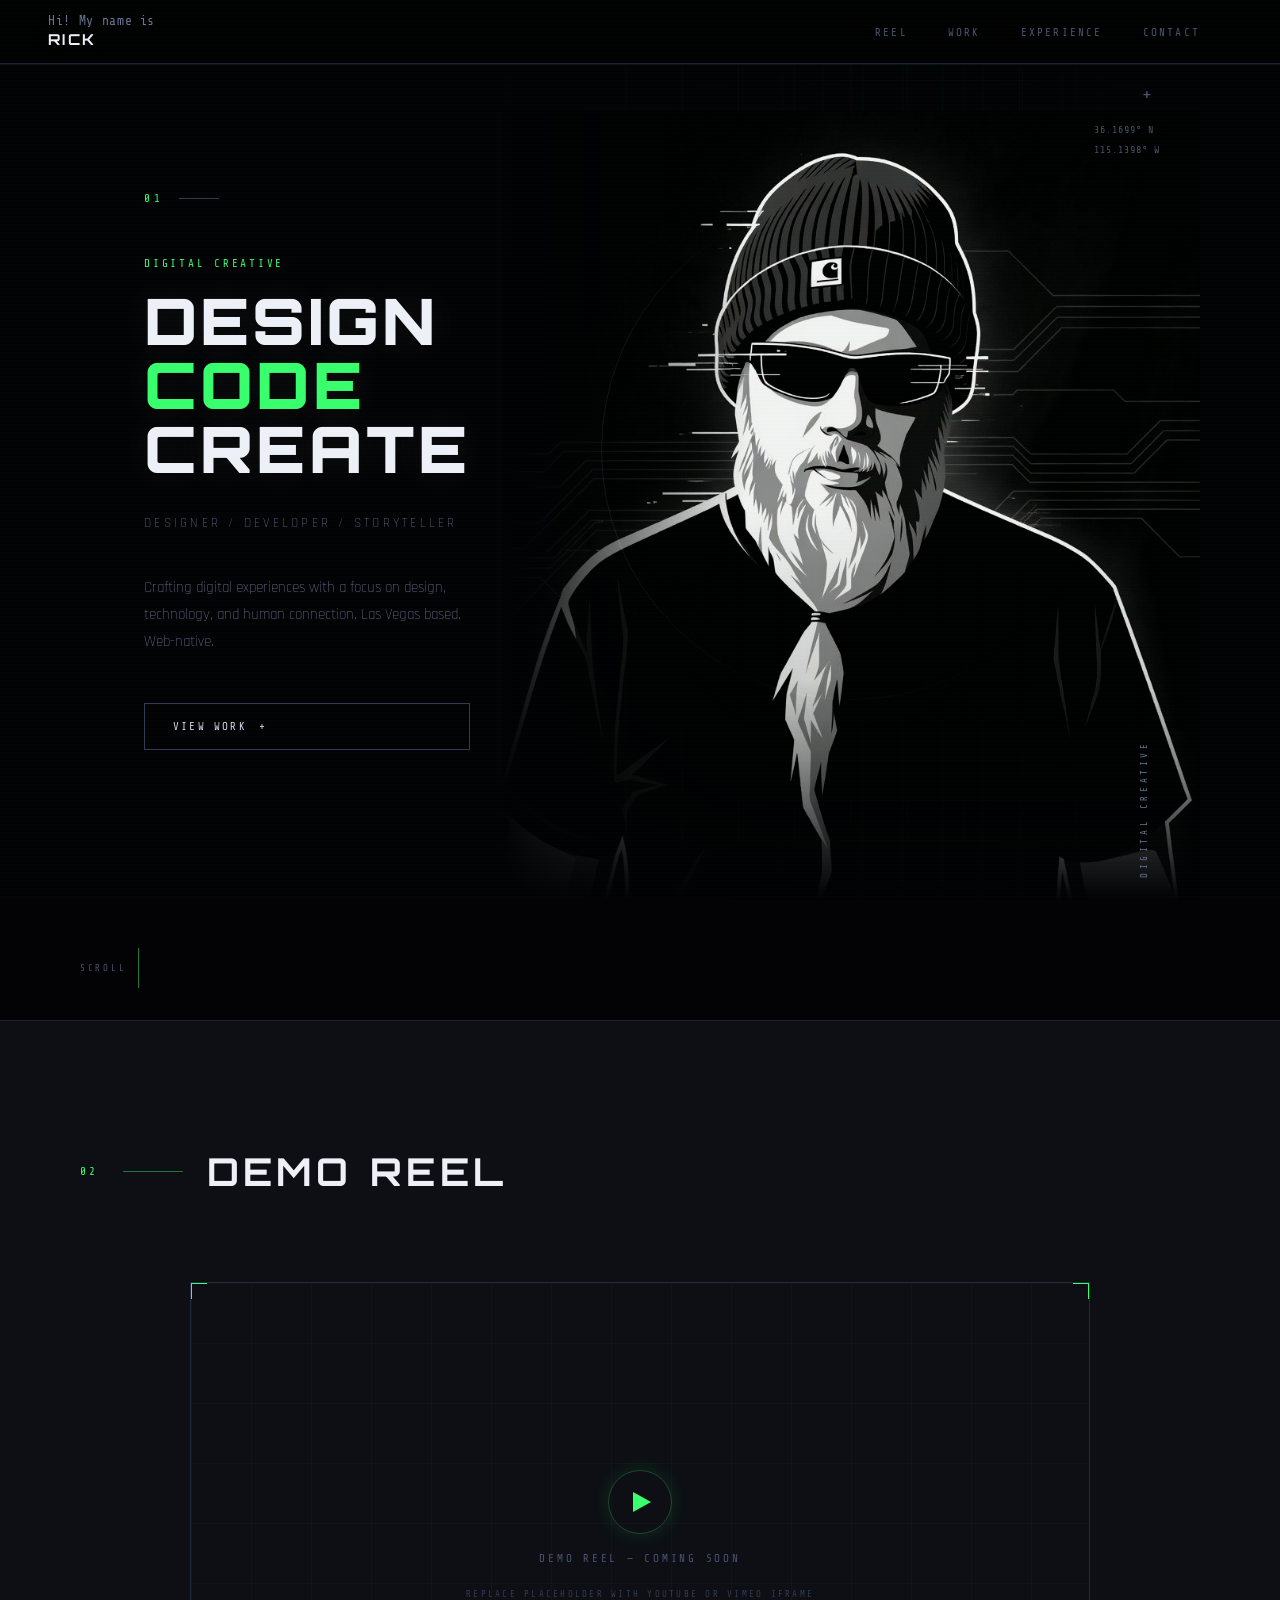
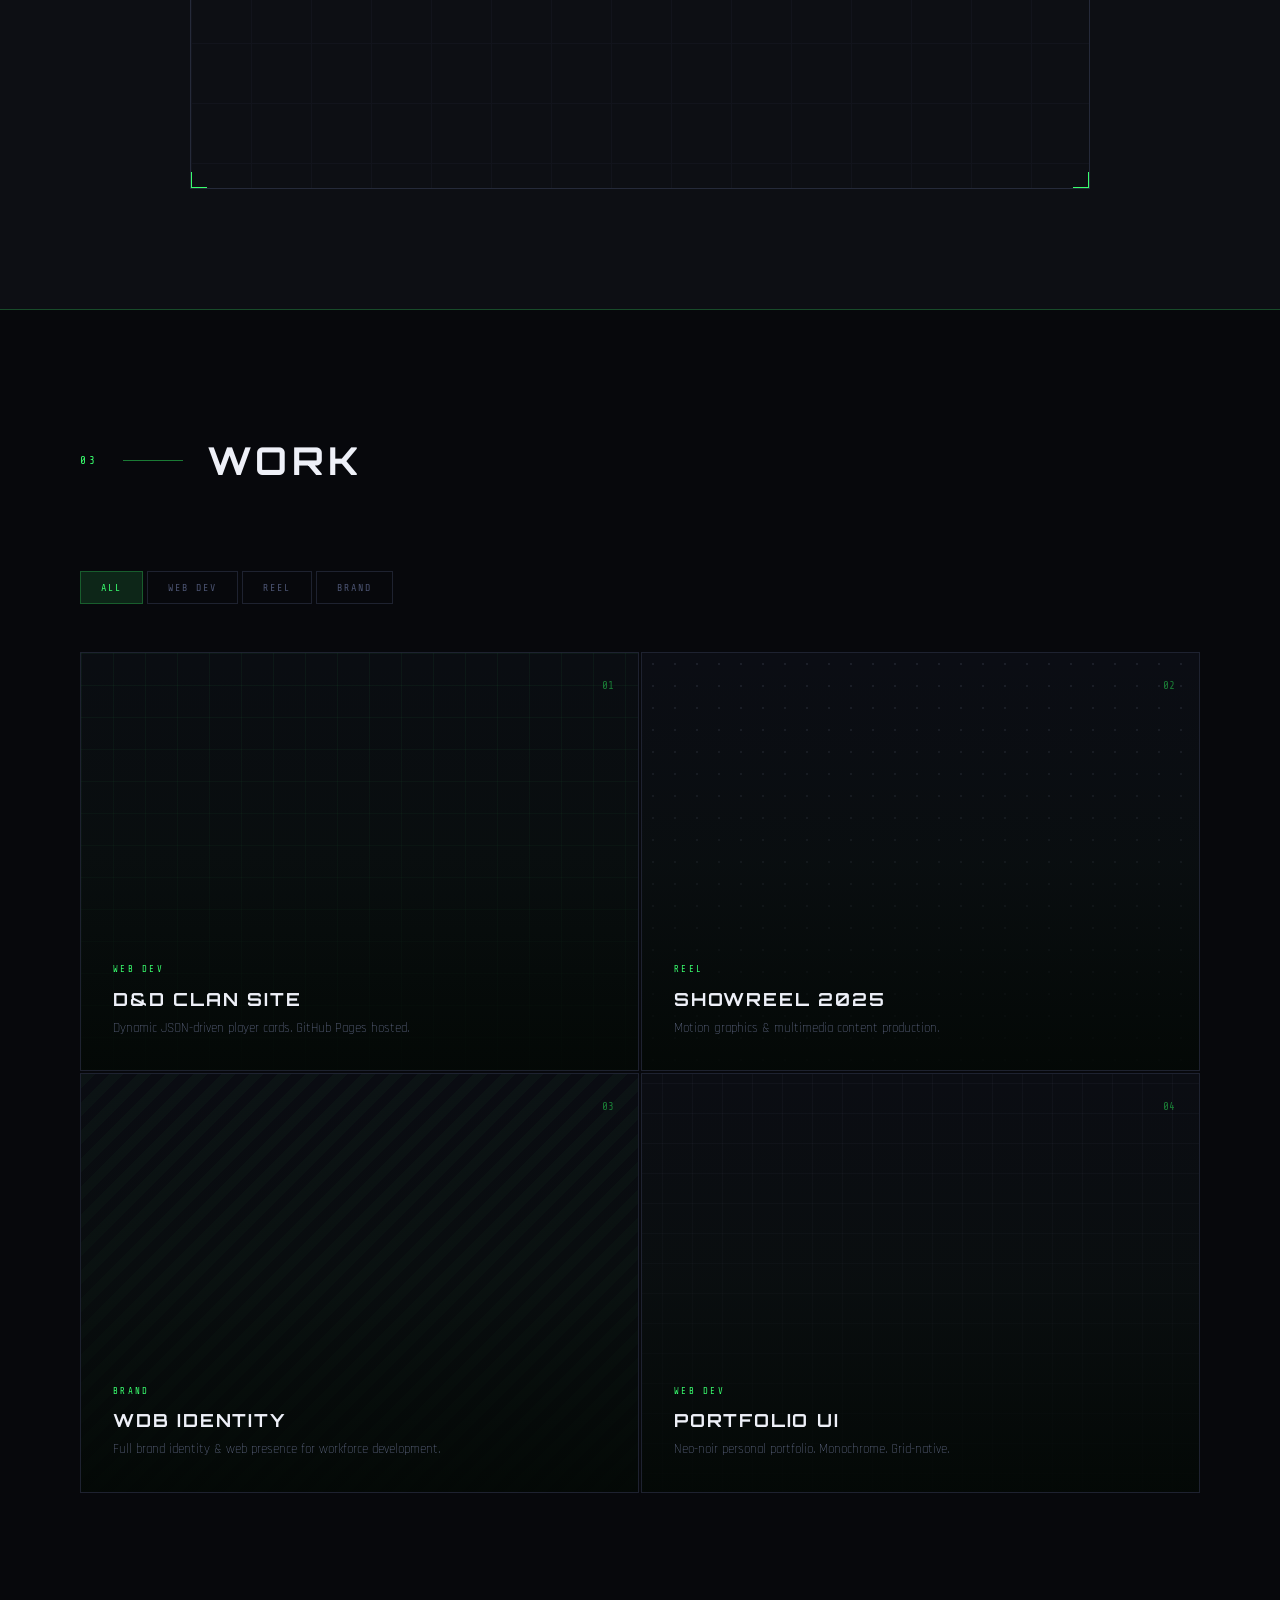
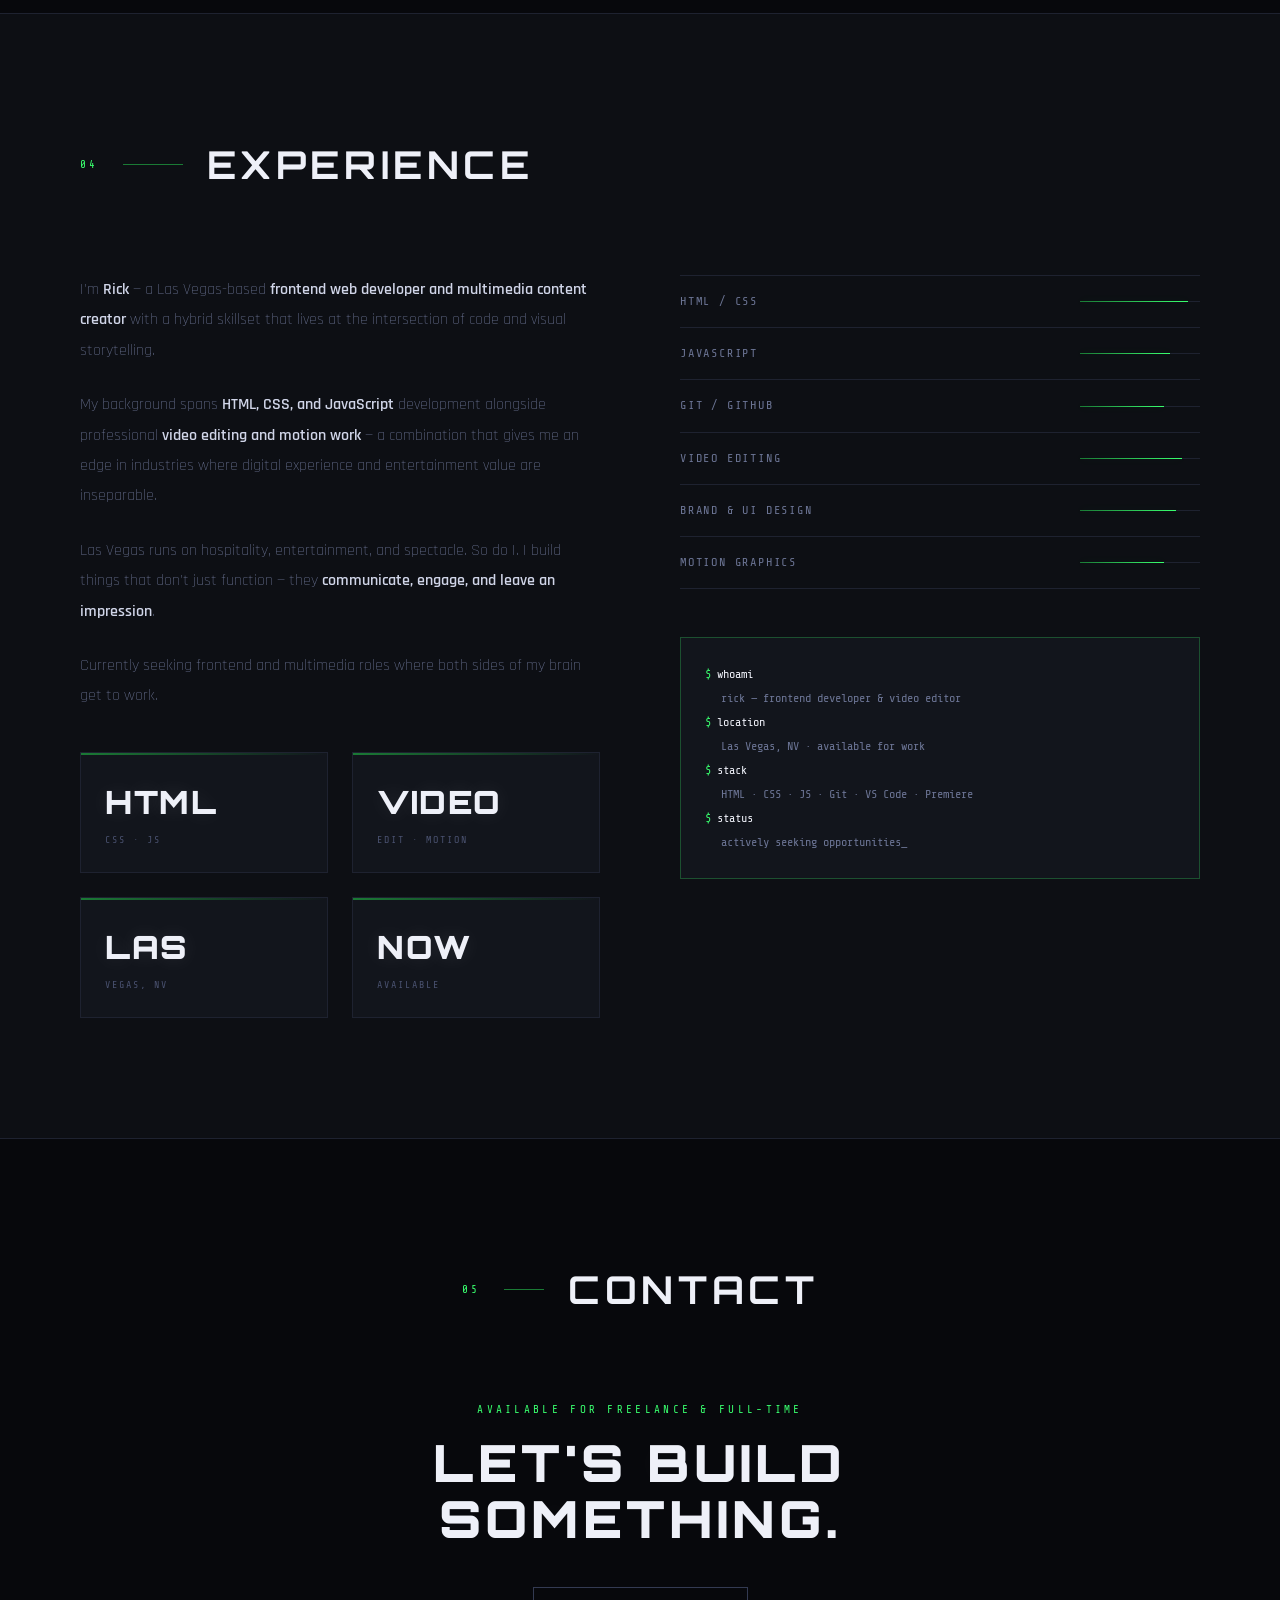
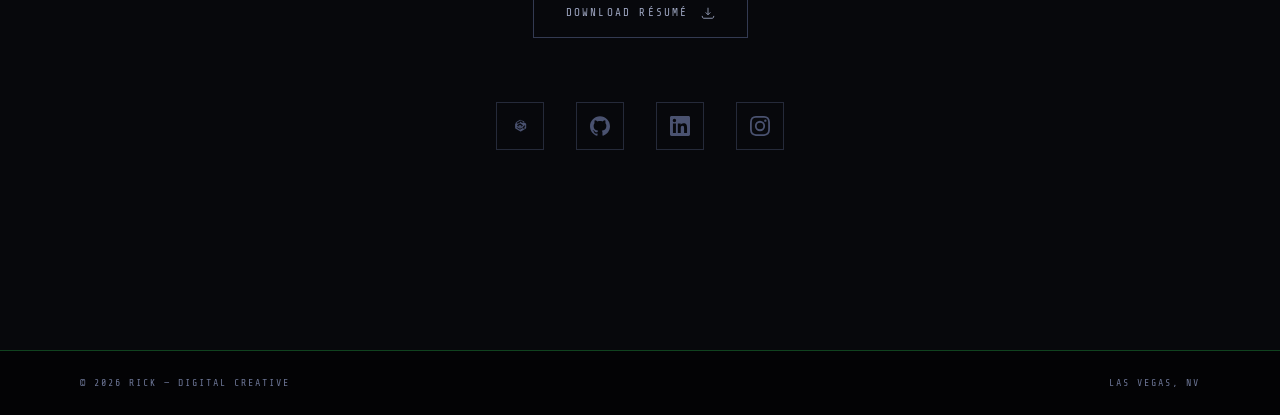
<file: rogue-signal.html>
<!doctype html>
<html lang="en">
  <head>
    <meta charset="UTF-8" />
    <meta name="viewport" content="width=device-width, initial-scale=1.0" />
    <title>Rick R | cptdreadflint| Rogue Signal | Online Portfolio | Digital Creative</title>
    <link rel="preconnect" href="https://fonts.googleapis.com" />
    <link rel="preconnect" href="https://fonts.gstatic.com" crossorigin />
    <link
      href="https://fonts.googleapis.com/css2?family=Share+Tech+Mono&family=Rajdhani:wght@300;400;500;600;700&family=Orbitron:wght@400;700;900&display=swap"
      rel="stylesheet"
    />
    <style>
      :root {
        --black: #030305;
        --deep: #07080c;
        --surface: #0d0f14;
        --panel: #12151c;
        --charcoal: #1a1d26;
        --border: #1e2230;
        --line: #252a3a;
        --dim: #333a52;
        --muted: #4a5270;
        --ghost: #6b7494;
        --silver: #9ba3be;
        --light: #d0d5e8;
        --white: #eef0f8;
        --green: #39ff6e;
        --green-dim: #1a7a35;
        --green-glow: rgba(57, 255, 110, 0.12);
        --green-border: rgba(57, 255, 110, 0.25);
        --mono: "Share Tech Mono", monospace;
        --display: "Orbitron", sans-serif;
        --body: "Rajdhani", sans-serif;
      }

      *,
      *::before,
      *::after {
        box-sizing: border-box;
        margin: 0;
        padding: 0;
      }

      html {
        scroll-behavior: smooth;
      }

      body {
        background: var(--black);
        color: var(--light);
        font-family: var(--body);
        font-size: 16px;
        line-height: 1.6;
        overflow-x: hidden;
        cursor: crosshair;
      }

      /* MATRIX CANVAS */
      #matrix-canvas {
        position: fixed;
        top: 0;
        left: 0;
        width: 100%;
        height: 100%;
        opacity: 0.06;
        pointer-events: none;
        z-index: 0;
      }

      /* SCAN LINE */
      body::after {
        content: "";
        position: fixed;
        top: 0;
        left: 0;
        width: 100%;
        height: 100%;
        background: repeating-linear-gradient(
          0deg,
          transparent,
          transparent 2px,
          rgba(57, 255, 110, 0.012) 2px,
          rgba(57, 255, 110, 0.012) 4px
        );
        pointer-events: none;
        z-index: 9998;
      }

      /* NAV */
      nav {
        position: fixed;
        top: 0;
        left: 0;
        right: 0;
        z-index: 1000;
        display: flex;
        align-items: center;
        justify-content: space-between;
        padding: 0 48px;
        height: 64px;
        background: rgba(0, 0, 0, 0.85);
        backdrop-filter: blur(12px);
        border-bottom: 1px solid var(--border);
        box-shadow: 0 1px 0 0 rgba(57, 255, 110, 0.08);
      }

      .nav-brand {
        font-family: var(--mono);
        font-size: 13px;
        color: var(--ghost);
        letter-spacing: 0.05em;
        line-height: 1.3;
      }

      .nav-brand span {
        display: block;
        font-family: var(--display);
        font-size: 15px;
        font-weight: 700;
        color: var(--white);
        letter-spacing: 0.15em;
        text-shadow: 0 0 20px rgba(57, 255, 110, 0.15);
      }

      .nav-links {
        display: flex;
        gap: 40px;
        align-items: center;
        list-style: none;
        margin-left: auto;
      }

      .nav-links a {
        font-family: var(--mono);
        font-size: 11px;
        letter-spacing: 0.2em;
        color: var(--muted);
        text-decoration: none;
        text-transform: uppercase;
        transition: color 0.2s;
        position: relative;
      }

      .nav-links a::after {
        content: "";
        position: absolute;
        bottom: -4px;
        left: 0;
        width: 0;
        height: 1px;
        background: var(--green);
        transition: width 0.3s ease;
      }

      .nav-links a:hover {
        color: var(--white);
      }
      .nav-links a:hover::after {
        width: 100%;
      }
      .nav-links a:hover::after {
        width: 100%;
      }

      /* HAMBURGER */
      .hamburger {
        display: flex;
        flex-direction: column;
        gap: 5px;
        cursor: pointer;
        z-index: 1002;
        opacity: 0;
        pointer-events: none;
        padding: 4px;
      }

      .hamburger span {
        display: block;
        width: 24px;
        height: 1px;
        background: var(--white);
        transition: all 0.3s ease;
        transform-origin: center;
      }

      .hamburger.open span:nth-child(1) {
        transform: translateY(6px) rotate(45deg);
      }
      .hamburger.open span:nth-child(2) {
        opacity: 0;
        transform: scaleX(0);
      }
      .hamburger.open span:nth-child(3) {
        transform: translateY(-6px) rotate(-45deg);
      }

      /* MOBILE MENU */
      .mobile-menu {
        position: fixed;
        top: 0;
        right: -100%;
        width: min(220px, 80vw);
        height: 100vh;
        background: rgba(5, 5, 5, 0.97);
        border-left: 1px solid var(--border);
        z-index: 1001;
        display: flex;
        flex-direction: column;
        justify-content: center;
        align-items: flex-start;
        padding: 80px 48px;
        gap: 32px;
        transition: right 0.4s cubic-bezier(0.16, 1, 0.3, 1);
        backdrop-filter: blur(20px);
        height: 70vh;
        z-index: 999;;
        opacity: .95; 
      }

      .mobile-menu.open {
        right: 0;
      }

      .mobile-menu a {
        font-family: var(--display);
        font-size: 0.6rem;
        font-weight: 700;
        letter-spacing: 0.15em;
        color: var(--ghost);
        text-decoration: none;
        text-transform: uppercase;
        transition:
          color 0.2s,
          transform 0.2s;
        transform: translateX(20px);
        opacity: 0;
        transition: all 0.4s ease;
      }

      .mobile-menu.open a {
        transform: translateX(0);
        opacity: 1;
      }

      .mobile-menu.open a:nth-child(1) {
        transition-delay: 0.05s;
      }
      .mobile-menu.open a:nth-child(2) {
        transition-delay: 0.1s;
      }
      .mobile-menu.open a:nth-child(3) {
        transition-delay: 0.15s;
      }
      .mobile-menu.open a:nth-child(4) {
        transition-delay: 0.2s;
      }
      .mobile-menu a:hover {
        color: var(--green);
      }

      .mobile-overlay {
        position: fixed;
        inset: 0;
        background: rgba(0, 0, 0, 0.6);
        z-index: 3;
        opacity: 0;
        pointer-events: none;
        transition: opacity 0.3s;
      }

      .mobile-overlay.open {
        opacity: 1;
        pointer-events: all;
      }

      /* HERO */
      #hero {
        position: relative;
        min-height: 100vh;
        display: flex;
        grid-template-columns: 1fr 1.2fr;
        align-items: stretch;
        justify-content: center;
        overflow: hidden;
        padding-top: 0;
        background: var(--black);
      }

      .hero-left {
        padding: 120px 32px 80px 64px;
        position: relative;
        z-index: 2;
        background: var(--black);
        display: flex;
        flex-direction: column;
        justify-content: center;
      }

      .hero-index {
        font-family: var(--mono);
        font-size: 11px;
        color: var(--green);
        letter-spacing: 0.3em;
        display: flex;
        align-items: center;
        gap: 16px;
        margin-bottom: 48px;
      }

      .hero-index::after {
        content: "";
        display: block;
        width: 40px;
        height: 1px;
        background: var(--dim);
      }

      .hero-tagline {
        font-family: var(--mono);
        font-size: 11px;
        color: var(--green);
        letter-spacing: 0.25em;
        text-transform: uppercase;
        margin-bottom: 16px;
      }

      .hero-headline {
        font-family: var(--display);
        font-size: clamp(42px, 5vw, 72px);
        font-weight: 900;
        line-height: 1;
        letter-spacing: 0.05em;
        text-transform: uppercase;
        color: var(--white);
        margin-bottom: 8px;
        text-shadow: 0 0 40px rgba(255, 255, 255, 0.08);
      }

      .hero-headline .dim {
        color: var(--green);
      }

      .hero-sub {
        font-family: var(--body);
        font-size: 13px;
        font-weight: 300;
        letter-spacing: 0.25em;
        color: var(--muted);
        text-transform: uppercase;
        margin: 24px 0 40px;
      }

      .hero-sub span {
        color: var(--ghost);
      }

      .hero-desc {
        font-family: var(--body);
        font-size: 15px;
        color: var(--ghost);
        max-width: 340px;
        line-height: 1.8;
        margin-bottom: 48px;
        font-weight: 300;
      }

      .btn-primary {
        display: inline-flex;
        align-items: center;
        gap: 12px;
        font-family: var(--mono);
        font-size: 11px;
        letter-spacing: 0.2em;
        text-transform: uppercase;
        color: var(--light);
        border: 1px solid var(--dim);
        padding: 14px 28px;
        text-decoration: none;
        transition: all 0.3s ease;
        position: relative;
        overflow: hidden;
      }

      .btn-primary::before {
        content: "";
        position: absolute;
        inset: 0;
        background: var(--green-glow);
        transform: translateX(-101%);
        transition: transform 0.3s ease;
        z-index: -1;
      }

      .btn-primary:hover {
        color: var(--green);
        border-color: var(--green-border);
      }

      .btn-primary:hover::before {
        transform: translateX(0);
      }

      .hero-right {
        position: relative;
        min-height: 100vh;
        display: flex;
        flex-direction: column;
        align-items: center;
        justify-content: flex-end;
        overflow: hidden;
        background: var(--black);
        padding-top: 0;
      }

      .hero-circle {
        position: absolute;
        width: 500px;
        height: 500px;
        border-radius: 50%;
        background: radial-gradient(ellipse at center, #0d1018 0%, #030305 70%);
        border: 1px solid var(--border);
        box-shadow:
          0 0 60px rgba(57, 255, 110, 0.04),
          inset 0 0 60px rgba(0, 0, 0, 0.8);
        top: 50%;
        left: 50%;
        transform: translate(-50%, -50%);
      }

      .hero-grid-overlay {
        position: absolute;
        inset: 0;
        background-image:
          linear-gradient(rgba(57, 255, 110, 0.06) 1px, transparent 1px),
          linear-gradient(90deg, rgba(57, 255, 110, 0.06) 1px, transparent 1px);
        background-size: 40px 40px;
        mask-image: radial-gradient(
          ellipse 60% 70% at 60% 50%,
          black 30%,
          transparent 80%
        );
        z-index: 1;
      }

      .dome-grid {
        position: absolute;
        inset: 0;
        z-index: 1;
        overflow: hidden;
      }

      .hero-photo {
        position: relative;
        z-index: 2;
        width: 100%;
        height: auto;
        max-height: 92vh;
        object-fit: contain;
        object-position: center bottom;
        display: flex;
        margin-top: auto;
        filter: contrast(1.05) brightness(0.95);
        mask-image:
          linear-gradient(
            to bottom,
            black 50%,
            rgba(0, 0, 0, 0.85) 72%,
            rgba(0, 0, 0, 0.4) 88%,
            transparent 100%
          ),
          linear-gradient(to left, black 65%, transparent 100%);
        -webkit-mask-image:
          linear-gradient(
            to bottom,
            black 50%,
            rgba(0, 0, 0, 0.85) 72%,
            rgba(0, 0, 0, 0.4) 88%,
            transparent 100%
          ),
          linear-gradient(to left, black 65%, transparent 100%);
        mask-composite: intersect;
        -webkit-mask-composite: source-in;
      }

      .hero-coords {
        position: absolute;
        right: 40px;
        top: 120px;
        font-family: var(--mono);
        font-size: 10px;
        color: var(--muted);
        letter-spacing: 0.1em;
        line-height: 2;
        z-index: 3;
      }

      .hero-vertical-text {
        position: absolute;
        right: 48px;
        bottom: 160px;
        transform: rotate(-90deg);
        transform-origin: right bottom;
        font-family: var(--mono);
        font-size: 9px;
        letter-spacing: 0.4em;
        color: var(--ghost);
        text-transform: uppercase;
        white-space: nowrap;
        z-index: 3;
      }

      .hero-scroll {
        position: absolute;
        bottom: 32px;
        left: 80px;
        font-family: var(--mono);
        font-size: 9px;
        letter-spacing: 0.3em;
        color: var(--muted);
        display: flex;
        align-items: center;
        gap: 12px;
        z-index: 3;
      }

      .hero-scroll::after {
        content: "";
        display: block;
        width: 1px;
        height: 40px;
        background: var(--green-dim);
        animation: scrollPulse 2s ease-in-out infinite;
      }

      @keyframes scrollPulse {
        0%,
        100% {
          opacity: 0.3;
          height: 40px;
        }
        50% {
          opacity: 1;
          height: 60px;
        }
      }

      .corner-mark {
        position: absolute;
        font-family: var(--mono);
        font-size: 18px;
        color: var(--muted);
        z-index: 3;
      }

      .corner-mark.tr {
        top: 80px;
        right: 48px;
      }

      /* SECTION BASE */
      section {
        position: relative;
        z-index: 1;
        padding: 120px 80px;
      }

      .section-header {
        display: flex;
        align-items: center;
        gap: 24px;
        margin-bottom: 80px;
      }

      .section-num {
        font-family: var(--mono);
        font-size: 11px;
        color: var(--green);
        letter-spacing: 0.3em;
      }

      .section-line {
        flex: 1;
        max-width: 60px;
        height: 1px;
        background: var(--green-dim);
      }

      .section-title {
        font-family: var(--display);
        font-size: clamp(28px, 3vw, 42px);
        font-weight: 700;
        letter-spacing: 0.15em;
        text-transform: uppercase;
        color: var(--white);
        letter-spacing: 0.12em;
      }

      /* REEL SECTION */
      #reel {
        background: var(--surface);
        border-top: 1px solid var(--border);
        border-bottom: 1px solid var(--green-border);
      }

      .reel-container {
        position: relative;
        width: 100%;
        max-width: 900px;
        margin: 0 auto;
        aspect-ratio: 16/9;
        background: var(--surface);
        border: 1px solid var(--line);
        overflow: hidden;
      }

      .reel-container::before {
        content: "";
        position: absolute;
        inset: 0;
        background:
          linear-gradient(90deg, var(--border) 1px, transparent 1px),
          linear-gradient(var(--border) 1px, transparent 1px);
        background-size: 60px 60px;
        opacity: 0.3;
        z-index: 1;
        pointer-events: none;
      }

      .reel-container iframe {
        width: 100%;
        height: 100%;
        border: none;
        position: relative;
        z-index: 2;
      }

      .reel-placeholder {
        position: absolute;
        inset: 0;
        display: flex;
        flex-direction: column;
        align-items: center;
        justify-content: center;
        gap: 16px;
        z-index: 2;
      }

      .reel-placeholder .play-icon {
        width: 64px;
        height: 64px;
        border: 1px solid var(--green-border);
        border-radius: 50%;
        box-shadow: 0 0 20px var(--green-glow);
        display: flex;
        align-items: center;
        justify-content: center;
        position: relative;
        transition: border-color 0.3s;
      }

      .reel-placeholder .play-icon::after {
        content: "";
        width: 0;
        height: 0;
        border-top: 10px solid transparent;
        border-bottom: 10px solid transparent;
        border-left: 18px solid var(--green);
        margin-left: 4px;
      }

      .reel-placeholder p {
        font-family: var(--mono);
        font-size: 11px;
        letter-spacing: 0.25em;
        color: var(--muted);
        text-transform: uppercase;
      }

      .reel-corner {
        position: absolute;
        width: 16px;
        height: 16px;
        z-index: 3;
      }
      .reel-corner.tl {
        top: 0;
        left: 0;
        border-top: 1px solid var(--green);
        border-left: 1px solid var(--green);
      }
      .reel-corner.tr {
        top: 0;
        right: 0;
        border-top: 1px solid var(--green);
        border-right: 1px solid var(--green);
      }
      .reel-corner.bl {
        bottom: 0;
        left: 0;
        border-bottom: 1px solid var(--green);
        border-left: 1px solid var(--green);
      }
      .reel-corner.br {
        bottom: 0;
        right: 0;
        border-bottom: 1px solid var(--green);
        border-right: 1px solid var(--green);
      }

      /* WORK SECTION */
      #work {
        background: var(--deep);
      }

      .work-filters {
        display: flex;
        gap: 4px;
        margin-bottom: 48px;
        flex-wrap: wrap;
      }

      .filter-btn {
        font-family: var(--mono);
        font-size: 10px;
        letter-spacing: 0.2em;
        text-transform: uppercase;
        color: var(--muted);
        background: transparent;
        border: 1px solid var(--border);
        padding: 10px 20px;
        cursor: pointer;
        transition: all 0.2s ease;
      }

      .filter-btn:hover {
        color: var(--white);
        border-color: var(--ghost);
      }

      .filter-btn.active {
        color: var(--green);
        background: var(--green-glow);
        border-color: var(--green-border);
      }

      .work-grid {
        display: grid;
        grid-template-columns: repeat(2, 1fr);
        gap: 2px;
      }

      .work-card {
        position: relative;
        background: var(--surface);
        border: 1px solid var(--border);
        overflow: hidden;
        aspect-ratio: 4/3;
        transition:
          opacity 0.4s ease,
          transform 0.4s ease;
      }

      .work-card.hidden {
        display: none;
      }

      .work-card-inner {
        position: absolute;
        inset: 0;
        display: flex;
        flex-direction: column;
        justify-content: flex-end;
        padding: 32px;
        background: linear-gradient(
          to top,
          rgba(3, 8, 5, 0.92) 0%,
          rgba(7, 15, 10, 0.4) 50%,
          transparent 100%
        );
        z-index: 2;
      }

      .work-card-bg {
        position: absolute;
        inset: 0;
        background-size: 30px 30px;
        opacity: 0.6;
        z-index: 1;
        transition:
          opacity 0.3s,
          transform 0.5s ease;
      }

      .card-1 .work-card-bg {
        background-color: #090c12;
        background-image:
          linear-gradient(rgba(57, 255, 110, 0.08) 1px, transparent 1px),
          linear-gradient(90deg, rgba(57, 255, 110, 0.08) 1px, transparent 1px);
        background-size: 32px 32px;
      }
      .card-2 .work-card-bg {
        background-color: #0b0d14;
        background-image: radial-gradient(
          rgba(200, 210, 255, 0.15) 1px,
          transparent 1px
        );
        background-size: 22px 22px;
      }
      .card-3 .work-card-bg {
        background-color: #090b11;
        background-image: linear-gradient(
          135deg,
          rgba(57, 255, 110, 0.05) 25%,
          transparent 25%,
          transparent 50%,
          rgba(57, 255, 110, 0.05) 50%,
          rgba(57, 255, 110, 0.05) 75%,
          transparent 75%
        );
        background-size: 28px 28px;
      }
      .card-4 .work-card-bg {
        background-color: #0a0c13;
        background-image:
          repeating-linear-gradient(
            0deg,
            transparent,
            transparent 20px,
            rgba(200, 210, 255, 0.06) 20px,
            rgba(200, 210, 255, 0.06) 21px
          ),
          repeating-linear-gradient(
            90deg,
            transparent,
            transparent 20px,
            rgba(200, 210, 255, 0.06) 20px,
            rgba(200, 210, 255, 0.06) 21px
          );
      }

      .work-card:hover .work-card-bg {
        opacity: 1;
        transform: scale(1.04);
      }

      .work-tag {
        font-family: var(--mono);
        font-size: 9px;
        letter-spacing: 0.25em;
        color: var(--green);
        text-transform: uppercase;
        margin-bottom: 8px;
      }

      .work-title {
        font-family: var(--display);
        font-size: 18px;
        font-weight: 700;
        letter-spacing: 0.1em;
        text-transform: uppercase;
        color: var(--white);
        margin-bottom: 4px;
      }

      .work-desc {
        font-family: var(--body);
        font-size: 13px;
        color: var(--ghost);
        font-weight: 300;
      }

      .work-card-num {
        position: absolute;
        top: 24px;
        right: 24px;
        font-family: var(--mono);
        font-size: 11px;
        color: var(--green-dim);
        z-index: 3;
      }

      /* ABOUT SECTION */
      #about {
        background: var(--surface);
        border-top: 1px solid var(--border);
        border-bottom: 1px solid var(--border);
      }

      .about-grid {
        display: grid;
        grid-template-columns: 1fr 1fr;
        gap: 80px;
        align-items: start;
      }

      .about-text p {
        font-family: var(--body);
        font-size: 16px;
        color: var(--ghost);
        line-height: 1.9;
        margin-bottom: 24px;
        font-weight: 300;
      }

      .about-text p strong {
        color: var(--light);
        font-weight: 600;
      }

      .about-stats {
        display: grid;
        grid-template-columns: 1fr 1fr;
        gap: 24px;
        margin-top: 40px;
      }

      .stat-box {
        border: 1px solid var(--border);
        padding: 24px;
        background: var(--panel);
        position: relative;
        overflow: hidden;
      }

      .stat-box::before {
        content: "";
        position: absolute;
        top: 0;
        left: 0;
        width: 100%;
        height: 2px;
        background: linear-gradient(90deg, var(--green-dim), transparent);
      }

      .stat-num {
        font-family: var(--display);
        font-size: 32px;
        font-weight: 900;
        color: var(--white);
        letter-spacing: 0.05em;
        margin-bottom: 4px;
        text-shadow: 0 0 20px rgba(255, 255, 255, 0.1);
      }

      .stat-label {
        font-family: var(--mono);
        font-size: 10px;
        letter-spacing: 0.2em;
        color: var(--muted);
        text-transform: uppercase;
      }

      .about-right {
        position: relative;
      }

      .skills-list {
        list-style: none;
        display: flex;
        flex-direction: column;
        gap: 0;
      }

      .skill-item {
        display: flex;
        align-items: center;
        justify-content: space-between;
        padding: 16px 0;
        border-bottom: 1px solid var(--border);
        font-family: var(--mono);
        font-size: 12px;
        letter-spacing: 0.15em;
        color: var(--ghost);
        text-transform: uppercase;
      }

      .skill-item:first-child {
        border-top: 1px solid var(--border);
      }

      .skill-bar {
        width: 120px;
        height: 1px;
        background: var(--border);
        position: relative;
      }

      .skill-fill {
        position: absolute;
        top: 0;
        left: 0;
        height: 100%;
        background: linear-gradient(90deg, var(--green-dim), var(--green));
        box-shadow: 0 0 8px var(--green-glow);
      }

      .about-terminal {
        margin-top: 48px;
        background: var(--panel);
        border: 1px solid var(--green-border);
        padding: 24px;
        font-family: var(--mono);
        font-size: 12px;
        color: var(--muted);
        line-height: 2;
      }

      .about-terminal .prompt {
        color: var(--green);
      }
      .about-terminal .cmd {
        color: var(--white);
      }
      .about-terminal .output {
        color: var(--ghost);
        padding-left: 16px;
      }

      /* CONTACT SECTION */
      #contact {
        background: var(--deep);
        text-align: center;
      }

      .contact-inner {
        max-width: 600px;
        margin: 0 auto;
      }

      .contact-sub {
        font-family: var(--mono);
        font-size: 11px;
        letter-spacing: 0.3em;
        color: var(--green);
        text-transform: uppercase;
        margin-bottom: 16px;
      }

      .contact-headline {
        font-family: var(--display);
        font-size: clamp(32px, 4vw, 56px);
        font-weight: 900;
        letter-spacing: 0.08em;
        text-transform: uppercase;
        color: var(--white);
        margin-bottom: 40px;
        line-height: 1.1;
        text-shadow: 0 0 60px rgba(255, 255, 255, 0.06);
      }

      .resume-link {
        display: inline-flex;
        align-items: center;
        gap: 12px;
        font-family: var(--mono);
        font-size: 11px;
        letter-spacing: 0.2em;
        text-transform: uppercase;
        color: var(--silver);
        border: 1px solid var(--dim);
        padding: 16px 32px;
        text-decoration: none;
        margin-bottom: 64px;
        transition: all 0.3s ease;
        position: relative;
        overflow: hidden;
      }

      .resume-link::before {
        content: "";
        position: absolute;
        inset: 0;
        background: var(--green-glow);
        transform: translateX(-101%);
        transition: transform 0.3s ease;
        z-index: -1;
      }

      .resume-link:hover {
        color: var(--green);
        border-color: var(--green-border);
      }
      .resume-link:hover::before {
        transform: translateX(0);
      }

      .social-icons {
        display: flex;
        justify-content: center;
        align-items: center;
        gap: 32px;
        margin-bottom: 80px;
      }

      .social-icons a {
        display: flex;
        align-items: center;
        justify-content: center;
        width: 48px;
        height: 48px;
        border: 1px solid var(--line);
        color: var(--muted);
        transition: all 0.3s ease;
        text-decoration: none;
      }

      .social-icons a:hover {
        border-color: var(--green-border);
        color: var(--green);
        background: var(--green-glow);
        box-shadow: 0 0 16px var(--green-glow);
      }

      .social-icons svg {
        width: 20px;
        height: 20px;
        fill: currentColor;
      }

      /* FOOTER */
      footer {
        border-top: 1px solid var(--green-border);
        padding: 24px 80px;
        display: flex;
        justify-content: space-between;
        align-items: center;
        background: var(--black);
      }

      footer p {
        font-family: var(--mono);
        font-size: 10px;
        letter-spacing: 0.2em;
        color: var(--ghost);
        text-transform: uppercase;
      }

      /* ANIMATIONS */
      @keyframes fadeUp {
        from {
          opacity: 0;
          transform: translateY(24px);
        }
        to {
          opacity: 1;
          transform: translateY(0);
        }
      }

      .fade-up {
        opacity: 0;
        animation: fadeUp 0.7s ease forwards;
      }

      .fade-up:nth-child(2) {
        animation-delay: 0.1s;
      }
      .fade-up:nth-child(3) {
        animation-delay: 0.2s;
      }
      .fade-up:nth-child(4) {
        animation-delay: 0.3s;
      }
      .fade-up:nth-child(5) {
        animation-delay: 0.4s;
      }

      /* RESPONSIVE */
      /* Tablet: 601px - 900px */
      @media (max-width: 1024px) {
        nav {
          padding: 0 24px;
        }
        .nav-links {
          display: none;
        }
        .hamburger {
          display: flex;
          opacity: 1;
          pointer-events: all;
        }

        #hero {
          grid-template-columns: 1fr 1.2fr;
          min-height: 100svh;
          align-items: stretch;
          padding-top: 64px;
        }
        .hero-left {
          padding: 48px 24px 48px 32px;
          order: 1;
          justify-content: center;
        }
        /* .hero-right { min-height: 100svh; order: 2; display: flex; flex-direction: column; align-items: center; justify-content: flex-end; } */
        .hero-right {
          min-height: unset;
          height: 100%;
          order: 2;
          display: flex;
          flex-direction: column;
          align-items: flex-start;
          justify-content: flex-start;
        }
        .hero-photo {
          width: 100%;
          height: auto;
          max-height: 90svh;
          object-fit: contain;
          object-position: center bottom;
          margin-top: auto;
        }
        .hero-scroll {
          left: 24px;
        }
        .hero-headline {
          font-size: clamp(32px, 5vw, 56px);
        }

        section {
          padding: 80px 24px;
        }
        .about-grid {
          grid-template-columns: 1fr;
          gap: 48px;
        }
        .work-grid {
          grid-template-columns: 1fr;
        }
        footer {
          padding: 20px 24px;
          flex-direction: column;
          gap: 8px;
          text-align: center;
        }
      }

      /* Mobile: up to 600px */
      @media (max-width: 600px) {
        #hero {
          grid-template-columns: 1fr 1fr;
          align-items: flex-start;
        }
        .hero-left {
          padding: 20px 10px 32px 16px;
          justify-content: flex-start;
        }
        .hero-right {
          height: auto;
          min-height: unset;
          align-items: flex-start;
          padding-top: 8px;
        }
        .hero-photo {
          height: auto;
          width: 100%;
          max-height: 72svh;
          object-fit: contain;
          object-position: top center;
        }
        .hero-headline {
          font-size: clamp(24px, 7vw, 36px);
        }
        .hero-sub {
          font-size: 11px;
        }
        .hero-desc {
          display: none;
        }
        .hero-coords {
          display: none;
        }
        .about-stats {
          grid-template-columns: 1fr 1fr;
        }
      }
    </style>
  </head>
  <body>
    <canvas id="matrix-canvas"></canvas>

    <!-- NAV -->
    <nav>
      <div class="nav-brand">
        Hi! My name is
        <span>RICK</span>
      </div>
      <ul class="nav-links">
        <li><a href="#reel">Reel</a></li>
        <li><a href="#work">Work</a></li>
        <li><a href="#about">Experience</a></li>
        <li><a href="#contact">Contact</a></li>
      </ul>
      <div
        class="hamburger"
        id="hamburger"
        aria-label="Menu"
        role="button"
        tabindex="0"
      >
        <span></span><span></span><span></span>
      </div>
    </nav>

    <div class="mobile-overlay" id="mobile-overlay"></div>
    <div class="mobile-menu" id="mobile-menu">
      <a href="#reel" class="mobile-link">Reel</a>
      <a href="#work" class="mobile-link">Work</a>
      <a href="#about" class="mobile-link">Experience</a>
      <a href="#contact" class="mobile-link">Contact</a>
    </div>

    <!-- HERO -->
    <section id="hero">
      <div class="hero-left">
        <div class="hero-index fade-up">01</div>
        <div class="hero-tagline fade-up">Digital Creative</div>
        <h1 class="hero-headline fade-up">
          Design<br />
          <span class="dim">Code</span><br />
          Create
        </h1>
        <div class="hero-sub fade-up">
          <span>Designer</span> / <span>Developer</span> /
          <span>Storyteller</span>
        </div>
        <p class="hero-desc fade-up">
          Crafting digital experiences with a focus on design, technology, and
          human connection. Las Vegas based. Web-native.
        </p>
        <a href="#work" class="btn-primary fade-up">View Work <span>+</span></a>
      </div>

      <div class="hero-right">
        <div class="dome-grid">
          <svg
            width="100%"
            height="100%"
            viewBox="0 0 600 800"
            xmlns="http://www.w3.org/2000/svg"
            style="position: absolute; inset: 0; opacity: 0.15"
          >
            <defs>
              <radialGradient id="domeGrad" cx="50%" cy="60%" r="50%">
                <stop offset="0%" stop-color="#444" />
                <stop offset="100%" stop-color="#000" />
              </radialGradient>
            </defs>
            <!-- some grid lines -->
            <g stroke="#333" stroke-width="0.5" fill="none">
              <!-- Horizontal arcs -->
              <ellipse cx="300" cy="400" rx="250" ry="50" />
              <ellipse cx="300" cy="400" rx="200" ry="40" />
              <ellipse cx="300" cy="400" rx="150" ry="30" />
              <ellipse cx="300" cy="400" rx="100" ry="20" />
              <ellipse cx="300" cy="400" rx="50" ry="10" />
              <!-- Vertical lines -->
              <line x1="300" y1="50" x2="300" y2="750" />
              <line x1="200" y1="50" x2="200" y2="750" />
              <line x1="100" y1="50" x2="100" y2="750" />
              <line x1="400" y1="50" x2="400" y2="750" />
              <line x1="500" y1="50" x2="500" y2="750" />
              <line x1="150" y1="50" x2="150" y2="750" />
              <line x1="250" y1="50" x2="250" y2="750" />
              <line x1="350" y1="50" x2="350" y2="750" />
              <line x1="450" y1="50" x2="450" y2="750" />
            </g>
          </svg>
        </div>
        <div class="hero-grid-overlay"></div>
        <div class="hero-circle"></div>

        <!-- <picture style="z-index: 2;">
          <source media="(max-width: 480px)" srcset="./img/rick-monochrome-002.jpg" />
          <source media="(max-width: 768px)" srcset="./img/rick-monochrome-002.jpg" />
          <source media="(max-width: 1200px)" srcset="./img/rick-monochrome-002-400w.jpg" />
          <img src="./img/rick-monochrome-002.jpg" alt="Bawkana portrait" />
        </picture> -->

        <img
          class="hero-photo"
          src="./img/rick-monochrome-002.jpg"
          alt="Rick - Digital Creative"
        />
        <div class="hero-coords">36.1699° N<br />115.1398° W</div>
        <div class="hero-vertical-text">Digital Creative</div>
        <div class="corner-mark tr">+</div>
      </div>

      <div class="hero-scroll">SCROLL</div>
    </section>

    <!-- REEL -->

    <section id="reel">
      <div class="section-header">
        <span class="section-num">02</span>
        <div class="section-line"></div>
        <h2 class="section-title">Demo Reel</h2>
      </div>

      <div class="reel-container">
        <div class="reel-corner tl"></div>
        <div class="reel-corner tr"></div>
        <div class="reel-corner bl"></div>
        <div class="reel-corner br"></div>
        <!-- Replace src with your YouTube embed: https://www.youtube.com/embed/YOUR_VIDEO_ID -->
        <!-- or Vimeo embed: https://player.vimeo.com/video/YOUR_VIDEO_ID -->
        <div class="reel-placeholder">
          <div class="play-icon"></div>
          <p>Demo Reel — Coming Soon</p>
          <p style="font-size: 9px; color: var(--dim); margin-top: 4px">
            Replace placeholder with YouTube or Vimeo iframe
          </p>
        </div>
        <!-- UNCOMMENT BELOW AND ADD YOUR VIDEO ID:  -->
    <iframe
      src="https://www.youtube.com/embed/evwOVtmMw48?si=9WBZeQavzzyF_Qts"
      allow="accelerometer; autoplay; clipboard-write; encrypted-media; gyroscope; picture-in-picture"
      allowfullscreen>
    </iframe>
  

      </div>
    </section>

    <!-- WORK -->

    <section id="work">
      <div class="section-header">
        <span class="section-num">03</span>
        <div class="section-line"></div>
        <h2 class="section-title">Work</h2>
      </div>

      <div class="work-filters">
        <button class="filter-btn active" data-filter="all">All</button>
        <button class="filter-btn" data-filter="webdev">Web Dev</button>
        <button class="filter-btn" data-filter="reel">Reel</button>
        <button class="filter-btn" data-filter="brand">Brand</button>
      </div>

      <div class="work-grid">
        <div class="work-card card-1" data-category="webdev">
          <div class="work-card-bg"></div>
          <div class="work-card-inner">
            <div class="work-tag">Web Dev</div>
            <div class="work-title">D&D Clan Site</div>
            <div class="work-desc">
              Dynamic JSON-driven player cards. GitHub Pages hosted.
            </div>
          </div>
          <div class="work-card-num">01</div>
        </div>

        <div class="work-card card-2" data-category="reel">
          <div class="work-card-bg"></div>
          <div class="work-card-inner">
            <div class="work-tag">Reel</div>
            <div class="work-title">Showreel 2025</div>
            <div class="work-desc">
              Motion graphics &amp; multimedia content production.
            </div>
          </div>
          <div class="work-card-num">02</div>
        </div>

        <div class="work-card card-3" data-category="brand">
          <div class="work-card-bg"></div>
          <div class="work-card-inner">
            <div class="work-tag">Brand</div>
            <div class="work-title">WDB Identity</div>
            <div class="work-desc">
              Full brand identity &amp; web presence for workforce development.
            </div>
          </div>
          <div class="work-card-num">03</div>
        </div>

        <div class="work-card card-4" data-category="webdev">
          <div class="work-card-bg"></div>
          <div class="work-card-inner">
            <div class="work-tag">Web Dev</div>
            <div class="work-title">Portfolio UI</div>
            <div class="work-desc">
              Neo-noir personal portfolio. Monochrome. Grid-native.
            </div>
          </div>
          <div class="work-card-num">04</div>
        </div>
      </div>
    </section>

    <!-- ABOUT / EXPERIENCE -->

    <section id="about">
      <div class="section-header">
        <span class="section-num">04</span>
        <div class="section-line"></div>
        <h2 class="section-title">Experience</h2>
      </div>

      <div class="about-grid">
        <div class="about-text">
          <p>
            I'm <strong>Rick</strong> — a Las Vegas-based
            <strong
              >frontend web developer and multimedia content creator</strong
            >
            with a hybrid skillset that lives at the intersection of code and
            visual storytelling.
          </p>
          <p>
            My background spans
            <strong>HTML, CSS, and JavaScript</strong> development alongside
            professional <strong>video editing and motion work</strong> — a
            combination that gives me an edge in industries where digital
            experience and entertainment value are inseparable.
          </p>
          <p>
            Las Vegas runs on hospitality, entertainment, and spectacle. So do
            I. I build things that don't just function — they
            <strong>communicate, engage, and leave an impression</strong>.
          </p>
          <p>
            Currently seeking frontend and multimedia roles where both sides of
            my brain get to work.
          </p>

          <div class="about-stats">
            <div class="stat-box">
              <div class="stat-num">HTML</div>
              <div class="stat-label">CSS · JS</div>
            </div>
            <div class="stat-box">
              <div class="stat-num">VIDEO</div>
              <div class="stat-label">Edit · Motion</div>
            </div>
            <div class="stat-box">
              <div class="stat-num">LAS</div>
              <div class="stat-label">Vegas, NV</div>
            </div>
            <div class="stat-box">
              <div class="stat-num">NOW</div>
              <div class="stat-label">Available</div>
            </div>
          </div>
        </div>

        <div class="about-right">
          <ul class="skills-list">
            <li class="skill-item">
              HTML / CSS
              <div class="skill-bar">
                <div class="skill-fill" style="width: 90%"></div>
              </div>
            </li>
            <li class="skill-item">
              JavaScript
              <div class="skill-bar">
                <div class="skill-fill" style="width: 75%"></div>
              </div>
            </li>
            <li class="skill-item">
              Git / GitHub
              <div class="skill-bar">
                <div class="skill-fill" style="width: 70%"></div>
              </div>
            </li>
            <li class="skill-item">
              Video Editing
              <div class="skill-bar">
                <div class="skill-fill" style="width: 85%"></div>
              </div>
            </li>
            <li class="skill-item">
              Brand &amp; UI Design
              <div class="skill-bar">
                <div class="skill-fill" style="width: 80%"></div>
              </div>
            </li>
            <li class="skill-item">
              Motion Graphics
              <div class="skill-bar">
                <div class="skill-fill" style="width: 70%"></div>
              </div>
            </li>
          </ul>

          <div class="about-terminal">
            <div>
              <span class="prompt">$ </span><span class="cmd">whoami</span>
            </div>
            <div class="output">
              rick — frontend developer &amp; video editor
            </div>
            <div>
              <span class="prompt">$ </span><span class="cmd">location</span>
            </div>
            <div class="output">Las Vegas, NV · available for work</div>
            <div>
              <span class="prompt">$ </span><span class="cmd">stack</span>
            </div>
            <div class="output">HTML · CSS · JS · Git · VS Code · Premiere</div>
            <div>
              <span class="prompt">$ </span><span class="cmd">status</span>
            </div>
            <div class="output">actively seeking opportunities_</div>
          </div>
        </div>
      </div>
    </section>

    <!-- CONTACT -->

    <section id="contact">
      <div class="contact-inner">
        <div class="section-header" style="justify-content: center">
          <span class="section-num">05</span>
          <div class="section-line" style="max-width: 40px"></div>
          <h2 class="section-title">Contact</h2>
        </div>

        <p class="contact-sub">Available for freelance &amp; full-time</p>
        <h3 class="contact-headline">Let's Build<br />Something.</h3>

        <a href="#" class="resume-link">
          Download Résumé
          <svg
            width="14"
            height="14"
            viewBox="0 0 24 24"
            fill="none"
            stroke="currentColor"
            stroke-width="1.5"
          >
            <path
              d="M12 15V3m0 12-4-4m4 4 4-4M2 17l.621 2.485A2 2 0 0 0 4.561 21h14.878a2 2 0 0 0 1.94-1.515L22 17"
            />
          </svg>
        </a>

        <div class="social-icons">
          <!-- CodePen -->
          <a href="#" aria-label="CodePen">
            <svg viewBox="0 0 24 24" xmlns="http://www.w3.org/2000/svg">
              <path
                d="M18.144 13.067v-2.134L16.55 12zm1.276 1.194a.628.628 0 0 1-.006.083l-.003.027a.8.8 0 0 1-.024.089c0 .006-.005.011-.006.017a.73.73 0 0 1-.043.11l-.004.006a.65.65 0 0 1-.06.095l-.007.007a.58.58 0 0 1-.073.083l-.013.011a.55.55 0 0 1-.088.066l-.007.002-.005.004-6 3.599a.59.59 0 0 1-.619 0l-6-3.599-.005-.004a.7.7 0 0 1-.088-.066l-.013-.01a.58.58 0 0 1-.073-.084l-.007-.006a.6.6 0 0 1-.06-.096l-.004-.006a.7.7 0 0 1-.043-.11c0-.006-.005-.011-.006-.017a.8.8 0 0 1-.024-.089l-.003-.027a.6.6 0 0 1-.006-.083V9.739c0-.028.003-.055.006-.083l.003-.027a.8.8 0 0 1 .024-.089c0-.006.005-.011.006-.017a.73.73 0 0 1 .043-.11l.004-.006a.65.65 0 0 1 .06-.096l.007-.006a.58.58 0 0 1 .073-.083l.013-.011a.55.55 0 0 1 .088-.066l.007-.002.005-.004 6-3.599a.59.59 0 0 1 .619 0l6 3.599.005.004.007.002a.55.55 0 0 1 .088.066l.013.011a.58.58 0 0 1 .073.083l.007.006a.65.65 0 0 1 .06.096l.004.006a.73.73 0 0 1 .043.11c0 .006.005.011.006.017a.8.8 0 0 1 .024.089l.003.027c.003.028.006.055.006.083zM12 4.545l-5.363 3.218 2.683 1.61L12 7.8zm0 6.273-2.18 1.309L12 13.436l2.18-1.309zm0-2.073-3.276 1.965v2.67l3.276 1.965 3.276-1.965v-2.67zm-5.363 4.438L12 16.455l3.276-1.964v-2.67l-3.276 1.964L8.637 11.7v2.483zm10.726 0V11.7l-3.276 1.965 3.276 1.964zM12 4.545v2.134l2.68 1.61 2.683-1.61z"
              />
            </svg>
          </a>
          <!-- GitHub -->
          <a href="#" aria-label="GitHub">
            <svg viewBox="0 0 24 24" xmlns="http://www.w3.org/2000/svg">
              <path
                d="M12 .297c-6.63 0-12 5.373-12 12 0 5.303 3.438 9.8 8.205 11.385.6.113.82-.258.82-.577 0-.285-.01-1.04-.015-2.04-3.338.724-4.042-1.61-4.042-1.61C4.422 18.07 3.633 17.7 3.633 17.7c-1.087-.744.084-.729.084-.729 1.205.084 1.838 1.236 1.838 1.236 1.07 1.835 2.809 1.305 3.495.998.108-.776.417-1.305.76-1.605-2.665-.3-5.466-1.332-5.466-5.93 0-1.31.465-2.38 1.235-3.22-.135-.303-.54-1.523.105-3.176 0 0 1.005-.322 3.3 1.23.96-.267 1.98-.399 3-.405 1.02.006 2.04.138 3 .405 2.28-1.552 3.285-1.23 3.285-1.23.645 1.653.24 2.873.12 3.176.765.84 1.23 1.91 1.23 3.22 0 4.61-2.805 5.625-5.475 5.92.42.36.81 1.096.81 2.22 0 1.606-.015 2.896-.015 3.286 0 .315.21.69.825.57C20.565 22.092 24 17.592 24 12.297c0-6.627-5.373-12-12-12"
              />
            </svg>
          </a>
          <!-- LinkedIn -->
          <a href="#" aria-label="LinkedIn">
            <svg viewBox="0 0 24 24" xmlns="http://www.w3.org/2000/svg">
              <path
                d="M20.447 20.452h-3.554v-5.569c0-1.328-.027-3.037-1.852-3.037-1.853 0-2.136 1.445-2.136 2.939v5.667H9.351V9h3.414v1.561h.046c.477-.9 1.637-1.85 3.37-1.85 3.601 0 4.267 2.37 4.267 5.455v6.286zM5.337 7.433a2.062 2.062 0 0 1-2.063-2.065 2.064 2.064 0 1 1 2.063 2.065zm1.782 13.019H3.555V9h3.564v11.452zM22.225 0H1.771C.792 0 0 .774 0 1.729v20.542C0 23.227.792 24 1.771 24h20.451C23.2 24 24 23.227 24 22.271V1.729C24 .774 23.2 0 22.222 0h.003z"
              />
            </svg>
          </a>
          <!-- Instagram -->
          <a href="#" aria-label="Instagram">
            <svg viewBox="0 0 24 24" xmlns="http://www.w3.org/2000/svg">
              <path
                d="M12 2.163c3.204 0 3.584.012 4.85.07 3.252.148 4.771 1.691 4.919 4.919.058 1.265.069 1.645.069 4.849 0 3.205-.012 3.584-.069 4.849-.149 3.225-1.664 4.771-4.919 4.919-1.266.058-1.644.07-4.85.07-3.204 0-3.584-.012-4.849-.07-3.26-.149-4.771-1.699-4.919-4.92-.058-1.265-.07-1.644-.07-4.849 0-3.204.013-3.583.07-4.849.149-3.227 1.664-4.771 4.919-4.919 1.266-.057 1.645-.069 4.849-.069zM12 0C8.741 0 8.333.014 7.053.072 2.695.272.273 2.69.073 7.052.014 8.333 0 8.741 0 12c0 3.259.014 3.668.072 4.948.2 4.358 2.618 6.78 6.98 6.98C8.333 23.986 8.741 24 12 24c3.259 0 3.668-.014 4.948-.072 4.354-.2 6.782-2.618 6.979-6.98.059-1.28.073-1.689.073-4.948 0-3.259-.014-3.667-.072-4.947-.196-4.354-2.617-6.78-6.979-6.98C15.668.014 15.259 0 12 0zm0 5.838a6.162 6.162 0 1 0 0 12.324 6.162 6.162 0 0 0 0-12.324zM12 16a4 4 0 1 1 0-8 4 4 0 0 1 0 8zm6.406-11.845a1.44 1.44 0 1 0 0 2.881 1.44 1.44 0 0 0 0-2.881z"
              />
            </svg>
          </a>
        </div>
      </div>
    </section>

    <footer>
      <p>© <span id="year"></span> Rick — Digital Creative</p>
      <p>Las Vegas, NV</p>
    </footer>

    <script>
      // YEAR
      document.getElementById("year").textContent = new Date().getFullYear();

      // MATRIX RAIN
      const canvas = document.getElementById("matrix-canvas");
      const ctx = canvas.getContext("2d");
      let cols, drops;

      function initMatrix() {
        canvas.width = window.innerWidth;
        canvas.height = window.innerHeight;
        cols = Math.floor(canvas.width / 20);
        drops = Array(cols).fill(1);
      }

      function drawMatrix() {
        ctx.fillStyle = "rgba(0,0,0,0.05)";
        ctx.fillRect(0, 0, canvas.width, canvas.height);
        ctx.fillStyle = "#0a2e18";
        ctx.font = "14px Share Tech Mono";
        const chars = "01アイウエオカキクケコサシスセソ";
        drops.forEach((y, i) => {
          const char = chars[Math.floor(Math.random() * chars.length)];
          ctx.fillText(char, i * 20, y * 20);
          if (y * 20 > canvas.height && Math.random() > 0.975) drops[i] = 0;
          drops[i]++;
        });
      }

      initMatrix();
      setInterval(drawMatrix, 60);
      window.addEventListener("resize", initMatrix);

      // HAMBURGER / MOBILE MENU
      const hamburger = document.getElementById("hamburger");
      const mobileMenu = document.getElementById("mobile-menu");
      const overlay = document.getElementById("mobile-overlay");

      function openMenu() {
        hamburger.classList.add("open");
        mobileMenu.classList.add("open");
        overlay.classList.add("open");
        document.body.style.overflow = "hidden";
      }

      function closeMenu() {
        hamburger.classList.remove("open");
        mobileMenu.classList.remove("open");
        overlay.classList.remove("open");
        document.body.style.overflow = "";
      }

      hamburger.addEventListener("click", () => {
        hamburger.classList.contains("open") ? closeMenu() : openMenu();
      });

      overlay.addEventListener("click", closeMenu);

      document.querySelectorAll(".mobile-link").forEach((link) => {
        link.addEventListener("click", closeMenu);
      });

      // WORK FILTER
      const filterBtns = document.querySelectorAll(".filter-btn");
      const cards = document.querySelectorAll(".work-card");

      filterBtns.forEach((btn) => {
        btn.addEventListener("click", () => {
          filterBtns.forEach((b) => b.classList.remove("active"));
          btn.classList.add("active");
          const filter = btn.dataset.filter;
          cards.forEach((card) => {
            if (filter === "all" || card.dataset.category === filter) {
              card.classList.remove("hidden");
            } else {
              card.classList.add("hidden");
            }
          });
        });
      });
    </script>
  </body>
</html>
</file>
<file: css/portfolio.css>
/* ═══════════════════════════════════════════
TOKENS
═══════════════════════════════════════════ */
:root {
--ink: #2e1408;
--burgundy: #8b3a20;
--burgundy2: #a84e2e;
--burg-glow: rgba(139,58,32,0.18);
--brown-dk: #5a3820;
--brown-md: #7a5030;
--brown-lt: #a07050;
--parchment: #e8d8c0;
--parch-dk: #d4c0a0;
--parch-lt: #f2e8d4;
--sand: #c89050;
--sand-dim: #7a5030;
--cream: #f8f0e0;
--rope: #c89050;
--copper: #8b3a20;
--aged: rgba(90,56,32,0.08);
--f-display: 'Cormorant Garamond', Georgia, serif;
--f-body: 'Jost', sans-serif;
--f-mono: 'DM Mono', monospace;
--ease-smooth: cubic-bezier(0.4, 0, 0.2, 1);
--ease-spring: cubic-bezier(0.34, 1.56, 0.64, 1);
}
/* ═══════════════════════════════════════════
RESET
═══════════════════════════════════════════ */
*, *::before, *::after { box-sizing: border-box; margin: 0; padding: 0; }
html { scroll-behavior: smooth; font-size: 16px; margin: 0; padding: 0; width: 100%; }
body {
margin: 0;
padding: 0;
width: 100%;
max-width: 100%;
background: var(--parch-lt);
color: var(--ink);
font-family: var(--f-body);
font-weight: 300;
overflow-x: hidden;
cursor: default;
}
/* Parchment texture overlay */
body::before {
content: '';
position: fixed; inset: 0;
background-image:
url("data:image/svg+xml,%3Csvg xmlns='http://www.w3.org/2000/svg' width='400' height='400'%3E%3Cfilter id='n'%3E%3CfeTurbulence type='fractalNoise' baseFrequency='0.65' numOctaves='3' stitchTiles='stitch'/%3E%3CfeColorMatrix type='saturate' values='0'/%3E%3C/filter%3E%3Crect width='400' height='400' filter='url(%23n)' opacity='0.055'/%3E%3C/svg%3E");
pointer-events: none;
z-index: 1000;
}
a { color: inherit; text-decoration: none; }
img { display: block; max-width: 100%; }
/* ═══════════════════════════════════════════
CUSTOM CURSOR
═══════════════════════════════════════════ */
.cursor {
position: fixed;
width: 8px; height: 8px;
background: var(--burgundy);
border-radius: 50%;
pointer-events: none;
z-index: 9999;
transform: translate(-50%,-50%);
transition: transform 0.1s, width 0.3s var(--ease-spring), height 0.3s var(--ease-spring), background 0.3s;
mix-blend-mode: multiply;
}
.cursor-ring {
position: fixed;
width: 36px; height: 36px;
border: 1.5px solid var(--burgundy);
border-radius: 50%;
pointer-events: none;
z-index: 9998;
transform: translate(-50%,-50%);
transition: transform 0.18s var(--ease-smooth), width 0.4s var(--ease-spring), height 0.4s var(--ease-spring), opacity 0.3s;
opacity: 0.5;
}
/* ═══════════════════════════════════════════
NAV
═══════════════════════════════════════════ */
nav {
position: fixed; top: 0; left: 0; right: 0;
z-index: 500;
display: flex; align-items: center; justify-content: space-between;
padding: 0 56px;
height: 68px;
background: rgba(250,244,232,0.85);
backdrop-filter: blur(16px);
border-bottom: 1px solid var(--parch-dk);
}
.nav-sig {
font-family: var(--f-display);
font-size: 22px;
font-weight: 600;
color: var(--burgundy);
letter-spacing: 0.01em;
line-height: 1;
}
.nav-sig span {
color: var(--brown-lt);
font-weight: 300;
font-style: italic;
}
.nav-links {
display: flex; gap: 40px; list-style: none;
}
.nav-links a {
font-family: var(--f-mono);
font-size: 11px;
color: var(--sand-dim);
letter-spacing: 0.14em;
text-transform: uppercase;
transition: color 0.25s;
position: relative;
}
.nav-links a::after {
content: '';
position: absolute; bottom: -3px; left: 0; right: 0;
height: 1px;
background: var(--burgundy);
transform: scaleX(0);
transform-origin: left;
transition: transform 0.3s var(--ease-smooth);
}
.nav-links a:hover { color: var(--burgundy); }
.nav-links a:hover::after { transform: scaleX(1); }
/* ═══════════════════════════════════════════
HERO
═══════════════════════════════════════════ */
#hero {
display: flex;
flex-direction: column;
position: relative;
overflow: hidden;
width: 100%;
margin: 0;
padding: 0;
}
/* Hero panels bleed full width — true edge-to-edge, no gaps */
.hero-top,
.hero-right {
width: 100vw;
max-width: 100vw;
margin-left: calc(50% - 50vw);
margin-right: calc(50% - 50vw);
box-sizing: border-box;
}
/* Top panel — dark */
.hero-top {
background: #3a2010;
display: flex;
align-items: center;
justify-content: center;
padding: 100px 64px 80px;
position: relative;
overflow: hidden;
}
/* Worn wood grain lines */
.hero-top::before {
content: '';
position: absolute; inset: 0;
background: repeating-linear-gradient(
170deg,
transparent,
transparent 40px,
rgba(255,255,255,0.012) 40px,
rgba(255,255,255,0.012) 41px
);
}
/* Vignette */
.hero-top::after {
content: '';
position: absolute; inset: 0;
background: radial-gradient(ellipse at 30% 60%, rgba(107,31,42,0.25) 0%, transparent 65%);
}
.hero-top-content {
position: relative; z-index: 1;
}
.hero-eyebrow {
font-family: var(--f-mono);
font-size: 10px;
letter-spacing: 0.28em;
text-transform: uppercase;
color: var(--rope);
margin-bottom: 24px;
opacity: 0;
animation: riseUp 0.9s 0.2s var(--ease-smooth) forwards;
}
.hero-name {
font-family: var(--f-display);
font-weight: 300;
line-height: 0.95;
letter-spacing: -0.01em;
opacity: 0;
animation: riseUp 0.9s 0.35s var(--ease-smooth) forwards;
}
.hero-name .first {
display: block;
font-size: clamp(72px, 9vw, 110px);
color: var(--copper);
}
.hero-name .last {
display: block;
font-size: clamp(72px, 9vw, 110px);
color: var(--rope);
/*font-style: italic;*/
}
.hero-title-block {
margin-top: 36px;
padding-top: 28px;
border-top: 1px solid rgba(184,144,96,0.3);
opacity: 0;
animation: riseUp 0.9s 0.5s var(--ease-smooth) forwards;
}
.hero-title {
font-family: var(--f-body);
font-size: 13px;
font-weight: 300;
color: var(--parch-dk);
letter-spacing: 0.06em;
line-height: 1.9;
}
.hero-title strong {
color: var(--sand);
font-weight: 400;
}
/* Bottom panel — parchment */
.hero-right {
background: #e8d8c0;
display: flex;
align-items: center;
justify-content: center;
padding: 100px 64px 80px;
position: relative;
}
/* Map-like grid lines */
.hero-right::before {
content: '';
position: absolute; inset: 0;
background-image:
linear-gradient(rgba(90,50,20,0.06) 1px, transparent 1px),
linear-gradient(90deg, rgba(90,50,20,0.06) 1px, transparent 1px);
background-size: 48px 48px;
}
/* Aged corner stain */
.hero-right::after {
content: '';
position: absolute;
bottom: 0; right: 0;
width: 280px; height: 280px;
background: radial-gradient(circle at 100% 100%, rgba(107,31,42,0.08) 0%, transparent 70%);
}
.hero-right-content {
position: relative; z-index: 1;
max-width: 560px;
}
.hero-stat-list {
list-style: none;
display: flex;
flex-direction: column;
gap: 28px;
opacity: 0;
animation: riseUp 0.9s 0.6s var(--ease-smooth) forwards;
}
.hero-stat {
display: flex;
flex-direction: column;
gap: 4px;
padding-bottom: 28px;
border-bottom: 1px solid var(--parch-dk);
}
.hero-stat:last-child { border-bottom: none; padding-bottom: 0; }
.stat-num {
font-family: var(--f-display);
font-size: 52px;
font-weight: 600;
color: var(--burgundy);
line-height: 1;
letter-spacing: -0.02em;
}
.stat-label {
font-family: var(--f-mono);
font-size: 10px;
letter-spacing: 0.18em;
text-transform: uppercase;
color: var(--sand-dim);
}
.hero-cta-row {
display: flex; gap: 14px; flex-wrap: wrap;
margin-top: 40px;
opacity: 0;
animation: riseUp 0.9s 0.75s var(--ease-smooth) forwards;
}
.btn-burg {
font-family: var(--f-mono);
font-size: 11px;
padding: 13px 26px;
background: var(--burgundy);
color: var(--parch-lt);
letter-spacing: 0.12em;
text-transform: uppercase;
border: none;
border-radius: 2px;
cursor: pointer;
transition: background 0.25s, transform 0.2s var(--ease-spring);
}
.btn-burg:hover { background: var(--burgundy2); transform: translateY(-2px); }
.btn-ghost {
font-family: var(--f-mono);
font-size: 11px;
padding: 13px 26px;
background: transparent;
color: var(--brown-md);
letter-spacing: 0.12em;
text-transform: uppercase;
border: 1px solid var(--parch-dk);
border-radius: 2px;
cursor: pointer;
transition: border-color 0.25s, color 0.25s;
}
.btn-ghost:hover { border-color: var(--burgundy); color: var(--burgundy); }
/* Scroll hint */
.scroll-hint {
position: absolute;
bottom: 32px; left: 50%;
transform: translateX(-50%);
display: flex;
flex-direction: column;
align-items: center;
gap: 8px;
opacity: 0;
animation: fadeIn 1s 1.2s ease forwards;
}
.scroll-line {
width: 1px; height: 48px;
background: linear-gradient(to bottom, var(--rope), transparent);
animation: scrollPulse 2s ease-in-out infinite;
}
.scroll-label {
font-family: var(--f-mono);
font-size: 9px;
letter-spacing: 0.2em;
text-transform: uppercase;
color: var(--sand-dim);
writing-mode: vertical-rl;
}
/* ═══════════════════════════════════════════
SECTION SHELL
═══════════════════════════════════════════ */
section { position: relative; }
.sec-inner {
max-width: 1280px;
margin: 0 auto;
padding: 0 56px;
}
.sec-label {
font-family: var(--f-mono);
font-size: 10px;
letter-spacing: 0.24em;
text-transform: uppercase;
color: var(--burgundy);
margin-bottom: 10px;
}
.sec-title {
font-family: var(--f-display);
font-size: clamp(42px, 5vw, 68px);
font-weight: 400;
color: var(--brown-dk);
line-height: 1.05;
letter-spacing: -0.01em;
}
.sec-title em {
font-style: italic;
color: var(--burgundy);
}
.sec-sub {
font-size: 15px;
color: var(--sand-dim);
max-width: 520px;
line-height: 1.8;
margin-top: 16px;
font-weight: 300;
}
/* ═══════════════════════════════════════════
WORK SECTION
═══════════════════════════════════════════ */
#work {
background: #f2e8d4;
padding: 120px 0;
}
.work-header {
display: flex;
align-items: flex-end;
justify-content: space-between;
gap: 40px;
margin-bottom: 64px;
flex-wrap: wrap;
}
.filter-row {
display: flex; gap: 6px; flex-wrap: wrap;
}
.filt {
font-family: var(--f-mono);
font-size: 10px;
padding: 7px 16px;
border-radius: 20px;
border: 1px solid var(--parch-dk);
background: transparent;
color: var(--sand-dim);
cursor: pointer;
letter-spacing: 0.1em;
text-transform: uppercase;
transition: all 0.25s;
}
.filt.on, .filt:hover {
background: var(--burgundy);
border-color: var(--burgundy);
color: var(--parch-lt);
}
/* Vertically stacked cards — always single column, full viewport width with margins */
.bento {
display: flex;
flex-direction: column;
gap: 16px;
width: calc(100% - 3rem);
margin-left: auto;
margin-right: auto;
}
.card {
position: relative;
overflow: hidden;
border-radius: 4px;
cursor: pointer;
background: var(--parchment);
width: 100%;
height: 320px;
}
/* Remove span-based sizing — all cards are equal width and height in stacked layout */
.card-sm, .card-md, .card-lg, .card-xl, .card-tall {
grid-column: unset;
grid-row: unset;
height: 320px;
}
/* Card inner layers */
.card-bg {
position: absolute; inset: 0;
transition: transform 0.6s var(--ease-smooth);
}
.card:hover .card-bg { transform: scale(1.04); }
.card-overlay {
position: absolute; inset: 0;
background: linear-gradient(to top, rgba(26,15,10,0.85) 0%, rgba(26,15,10,0.1) 60%, transparent 100%);
transition: opacity 0.4s;
}
.card-overlay-hover {
position: absolute; inset: 0;
background: rgba(107,31,42,0.18);
opacity: 0;
transition: opacity 0.35s;
display: flex; align-items: center; justify-content: center;
}
.card:hover .card-overlay-hover { opacity: 1; }
.view-pill {
font-family: var(--f-mono);
font-size: 10px;
letter-spacing: 0.16em;
text-transform: uppercase;
color: var(--parch-lt);
border: 1px solid rgba(242,232,213,0.6);
padding: 8px 18px;
border-radius: 20px;
backdrop-filter: blur(8px);
background: rgba(107,31,42,0.3);
}
.card-body {
position: absolute;
bottom: 0; left: 0; right: 0;
padding: 24px;
z-index: 2;
}
.card-type {
font-family: var(--f-mono);
font-size: 9px;
letter-spacing: 0.2em;
text-transform: uppercase;
color: var(--rope);
margin-bottom: 6px;
}
.card-title {
font-family: var(--f-display);
font-size: 22px;
font-weight: 600;
color: var(--parch-lt);
line-height: 1.2;
margin-bottom: 8px;
}
.card-desc {
font-size: 12px;
color: rgba(242,232,213,0.72);
line-height: 1.6;
font-weight: 300;
display: none;
}
.card:hover .card-desc { display: block; }
.card-chips {
display: flex; flex-wrap: wrap; gap: 5px;
margin-top: 10px;
}
.chip {
font-family: var(--f-mono);
font-size: 9px;
padding: 3px 8px;
background: rgba(255,255,255,0.1);
border: 1px solid rgba(255,255,255,0.15);
border-radius: 2px;
color: rgba(242,232,213,0.7);
letter-spacing: 0.06em;
}
/* Card background patterns */
.bg-web {
background:
linear-gradient(135deg, #1e2d3d 0%, #0f1a28 100%);
}
.bg-web::after {
content: '';
position: absolute; inset: 0;
background-image: linear-gradient(rgba(184,144,96,0.06) 1px, transparent 1px),
linear-gradient(90deg, rgba(184,144,96,0.06) 1px, transparent 1px);
background-size: 32px 32px;
}
.bg-fintech {
background: linear-gradient(135deg, #0d1f1a 0%, #0a1510 100%);
}
.bg-fintech::after {
content: '';
position: absolute; inset: 0;
background: repeating-linear-gradient(45deg, transparent, transparent 20px, rgba(74,170,154,0.04) 20px, rgba(74,170,154,0.04) 21px);
}
.bg-motion {
background: linear-gradient(135deg, #1a0a14 0%, #2a0f1e 100%);
}
.bg-motion::after {
content: '';
position: absolute; inset: 0;
background: radial-gradient(ellipse at 50% 50%, rgba(139,47,62,0.3) 0%, transparent 60%);
}
.bg-brand {
background: linear-gradient(160deg, #1a140a 0%, #2e1e0e 100%);
}
.bg-brand::after {
content: '';
position: absolute; inset: 0;
background: repeating-linear-gradient(170deg, transparent, transparent 60px, rgba(184,144,96,0.05) 60px, rgba(184,144,96,0.05) 61px);
}
.bg-reel {
background: linear-gradient(135deg, #0f0a1a 0%, #1a1030 100%);
}
.bg-reel::after {
content: '';
position: absolute; inset: 0;
background: radial-gradient(circle at 50% 30%, rgba(107,31,42,0.4) 0%, transparent 55%);
}
.bg-ux {
background: linear-gradient(135deg, #1e1a10 0%, #2e2414 100%);
}
/* Placeholder browser mockup */
.browser-mock {
position: absolute;
top: 20px; left: 20px; right: 20px;
background: rgba(255,255,255,0.06);
border-radius: 6px;
overflow: hidden;
border: 1px solid rgba(255,255,255,0.08);
}
.browser-bar {
height: 24px;
background: rgba(0,0,0,0.3);
display: flex; align-items: center;
padding: 0 10px; gap: 5px;
}
.bdot { width: 7px; height: 7px; border-radius: 50%; opacity: 0.6; }
.bd-r { background: #c94c4c; }
.bd-y { background: #c9a84c; }
.bd-g { background: #4caf7d; }
.browser-url {
flex: 1; height: 12px;
background: rgba(255,255,255,0.07);
border-radius: 2px; margin-left: 8px;
}
.browser-content {
padding: 16px;
display: flex; gap: 10px;
}
.bcol {
flex: 1;
display: flex; flex-direction: column; gap: 6px;
}
.brow {
height: 6px; border-radius: 2px;
background: rgba(255,255,255,0.08);
}
.brow.w60 { width: 60%; }
.brow.w80 { width: 80%; }
.brow.w40 { width: 40%; }
.brow.w90 { width: 90%; }
/* Video placeholder */
.reel-mock {
position: absolute;
top: 50%; left: 50%;
transform: translate(-50%, -50%);
display: flex; flex-direction: column; align-items: center; gap: 14px;
}
.play-ring {
width: 72px; height: 72px;
border-radius: 50%;
border: 2px solid rgba(242,232,213,0.4);
display: flex; align-items: center; justify-content: center;
transition: border-color 0.3s, transform 0.3s var(--ease-spring);
}
.card:hover .play-ring {
border-color: var(--rope);
transform: scale(1.1);
}
.play-tri {
width: 0; height: 0;
border-top: 10px solid transparent;
border-bottom: 10px solid transparent;
border-left: 16px solid rgba(242,232,213,0.7);
margin-left: 4px;
transition: border-left-color 0.3s;
}
.card:hover .play-tri { border-left-color: var(--rope); }
.reel-label {
font-family: var(--f-mono);
font-size: 9px;
letter-spacing: 0.2em;
text-transform: uppercase;
color: rgba(242,232,213,0.4);
}
/* ═══════════════════════════════════════════
DEMO REEL SECTION
═══════════════════════════════════════════ */
#reel {
padding: 140px 0;
background: #3a2010;
overflow: hidden;
position: relative;
}
#reel::before {
content: '';
position: absolute; inset: 0;
background: repeating-linear-gradient(
160deg,
transparent,
transparent 80px,
rgba(255,255,255,0.008) 80px,
rgba(255,255,255,0.008) 81px
);
}
#reel::after {
content: '';
position: absolute;
top: -200px; right: -200px;
width: 600px; height: 600px;
border-radius: 50%;
background: radial-gradient(circle, rgba(107,31,42,0.2) 0%, transparent 65%);
}
.reel-inner {
display: grid;
grid-template-columns: 1fr 1fr;
gap: 80px;
align-items: center;
position: relative; z-index: 1;
}
.reel-text .sec-title { color: var(--parch-lt); }
.reel-text .sec-title em { color: var(--rope); }
.reel-text .sec-sub { color: var(--sand); }
.reel-text .sec-label { color: var(--rope); }
.reel-note {
margin-top: 28px;
padding: 16px 20px;
border-left: 2px solid var(--burgundy);
background: rgba(107,31,42,0.15);
border-radius: 0 4px 4px 0;
}
.reel-note p {
font-family: var(--f-mono);
font-size: 11px;
color: var(--sand);
line-height: 1.7;
letter-spacing: 0.04em;
}
.reel-note span { color: var(--rope); }
.reel-player {
position: relative;
aspect-ratio: 16/9;
background: #0a0608;
border-radius: 6px;
overflow: hidden;
border: 1px solid rgba(184,144,96,0.15);
box-shadow: 0 40px 80px rgba(0,0,0,0.5), 0 0 0 1px rgba(184,144,96,0.08);
}
.reel-player-bg {
position: absolute; inset: 0;
background: radial-gradient(ellipse at 50% 40%, rgba(107,31,42,0.35) 0%, transparent 65%);
}
.reel-filmstrip {
position: absolute;
top: 0; left: 0; right: 0;
height: 28px;
background: rgba(0,0,0,0.6);
display: flex; align-items: center;
gap: 3px; padding: 0 8px;
overflow: hidden;
}
.reel-hole {
width: 12px; height: 12px;
border-radius: 2px;
border: 1.5px solid rgba(255,255,255,0.12);
flex-shrink: 0;
}
.reel-center {
position: absolute;
top: 50%; left: 50%;
transform: translate(-50%, -50%);
display: flex; flex-direction: column;
align-items: center; gap: 18px;
text-align: center;
}
.reel-play-btn {
width: 80px; height: 80px;
border-radius: 50%;
background: rgba(107,31,42,0.6);
border: 2px solid rgba(184,144,96,0.4);
display: flex; align-items: center; justify-content: center;
cursor: pointer;
transition: background 0.3s, border-color 0.3s, transform 0.3s var(--ease-spring);
backdrop-filter: blur(8px);
}
.reel-play-btn:hover {
background: var(--burgundy);
border-color: var(--rope);
transform: scale(1.08);
}
.reel-play-tri {
width: 0; height: 0;
border-top: 14px solid transparent;
border-bottom: 14px solid transparent;
border-left: 22px solid rgba(242,232,213,0.9);
margin-left: 6px;
}
.reel-title-overlay {
font-family: var(--f-display);
font-size: 18px;
font-weight: 600;
color: var(--parch-lt);
letter-spacing: 0.04em;
}
.reel-sub-overlay {
font-family: var(--f-mono);
font-size: 10px;
color: var(--sand);
letter-spacing: 0.2em;
text-transform: uppercase;
}
.reel-timecode {
position: absolute;
bottom: 12px; left: 16px;
font-family: var(--f-mono);
font-size: 11px;
color: rgba(184,144,96,0.5);
letter-spacing: 0.12em;
}
/* ═══════════════════════════════════════════
ABOUT SECTION
═══════════════════════════════════════════ */
#about {
padding: 140px 0;
background: #e8d8c0;
}
.about-grid {
display: grid;
grid-template-columns: 1fr 1fr;
gap: 100px;
align-items: start;
}
.about-text p {
font-size: 15.5px;
color: var(--brown-md);
line-height: 1.9;
margin-bottom: 20px;
font-weight: 300;
}
.about-text p strong {
color: var(--burgundy);
font-weight: 500;
}
.about-divider {
width: 48px; height: 2px;
background: var(--burgundy);
margin: 36px 0;
}
.skill-stack {
display: flex;
flex-direction: column;
gap: 24px;
}
/*.skill-row { }*/
.skill-row-label {
font-family: var(--f-mono);
font-size: 9px;
letter-spacing: 0.22em;
text-transform: uppercase;
color: var(--burgundy);
margin-bottom: 10px;
}
.skill-pills {
display: flex; flex-wrap: wrap; gap: 7px;
}
.pill {
font-family: var(--f-mono);
font-size: 10px;
padding: 5px 12px;
border-radius: 2px;
background: var(--cream);
border: 1px solid var(--parch-dk);
color: var(--brown-md);
letter-spacing: 0.06em;
transition: background 0.2s, border-color 0.2s, color 0.2s;
}
.pill:hover {
background: var(--burgundy);
border-color: var(--burgundy);
color: var(--parch-lt);
}
/* ═══════════════════════════════════════════
EXPERIENCE TIMELINE
═══════════════════════════════════════════ */
#experience {
padding: 140px 0;
background: #f2e8d4;
}
.timeline {
position: relative;
max-width: 820px;
}
.timeline::before {
content: '';
position: absolute;
left: 0; top: 6px; bottom: 0;
width: 1px;
background: linear-gradient(to bottom, var(--burgundy), var(--parch-dk));
}
.tl-item {
display: grid;
grid-template-columns: 160px 1fr;
gap: 40px;
padding: 0 0 56px 0;
position: relative;
}
.tl-item::before {
content: '';
position: absolute;
left: -5px; top: 4px;
width: 11px; height: 11px;
border-radius: 50%;
background: var(--burgundy);
border: 2px solid var(--cream);
box-shadow: 0 0 0 3px rgba(107,31,42,0.15);
z-index: 1;
}
.tl-dates {
font-family: var(--f-mono);
font-size: 11px;
color: var(--sand-dim);
padding-top: 3px;
padding-left: 20px;
letter-spacing: 0.06em;
}
.tl-role {
font-family: var(--f-display);
font-size: 22px;
font-weight: 600;
color: var(--brown-dk);
margin-bottom: 4px;
line-height: 1.2;
}
.tl-co {
font-family: var(--f-mono);
font-size: 11px;
color: var(--burgundy);
letter-spacing: 0.1em;
margin-bottom: 12px;
}
.tl-desc {
font-size: 14px;
color: var(--brown-md);
line-height: 1.75;
font-weight: 300;
}
/* ═══════════════════════════════════════════
CONTACT
═══════════════════════════════════════════ */
#contact {
padding: 160px 0;
background: #3a2010;
position: relative;
overflow: hidden;
text-align: center;
}
#contact::before {
content: '';
position: absolute; inset: 0;
background: repeating-linear-gradient(
170deg,
transparent,
transparent 60px,
rgba(255,255,255,0.008) 60px,
rgba(255,255,255,0.008) 61px
);
}
#contact::after {
content: '';
position: absolute;
bottom: -300px; left: 50%;
transform: translateX(-50%);
width: 700px; height: 700px;
border-radius: 50%;
background: radial-gradient(circle, rgba(107,31,42,0.3) 0%, transparent 65%);
}
.contact-inner {
position: relative; z-index: 1;
max-width: 680px;
margin: 0 auto;
}
.contact-inner .sec-title { color: var(--parch-lt); }
.contact-inner .sec-title em { color: var(--rope); }
.contact-inner .sec-label { color: var(--rope); }
.contact-tagline {
font-size: 16px;
color: var(--sand);
line-height: 1.8;
margin-top: 16px;
font-weight: 300;
}
.contact-links {
display: flex;
flex-direction: column;
gap: 12px;
margin-top: 56px;
align-items: center;
}
.contact-link {
display: flex; align-items: center; gap: 14px;
font-family: var(--f-mono);
font-size: 12px;
padding: 16px 32px;
border: 1px solid rgba(184,144,96,0.2);
border-radius: 3px;
color: var(--sand);
background: rgba(255,255,255,0.03);
backdrop-filter: blur(8px);
transition: border-color 0.3s, color 0.3s, background 0.3s, transform 0.25s var(--ease-spring);
width: 360px;
letter-spacing: 0.06em;
}
.contact-link:hover {
border-color: var(--burgundy);
color: var(--parch-lt);
background: rgba(107,31,42,0.2);
transform: translateX(4px);
}
.contact-link .ci { font-size: 17px; }
/* ═══════════════════════════════════════════
FOOTER
═══════════════════════════════════════════ */
footer {
padding: 28px 56px;
background: #2e1408;
display: flex; align-items: center; justify-content: space-between;
flex-wrap: wrap; gap: 12px;
}
.foot-copy {
font-family: var(--f-mono);
font-size: 10px;
color: var(--sand-dim);
letter-spacing: 0.1em;
}
.foot-built {
font-family: var(--f-mono);
font-size: 10px;
color: var(--sand-dim);
letter-spacing: 0.06em;
}
.foot-built span { color: var(--burgundy); }
/* ═══════════════════════════════════════════
SCROLL REVEAL
═══════════════════════════════════════════ */
.reveal {
opacity: 0;
transform: translateY(28px);
transition: opacity 0.7s var(--ease-smooth), transform 0.7s var(--ease-smooth);
}
.reveal.up { opacity: 1; transform: none; }
/* ═══════════════════════════════════════════
ANIMATIONS
═══════════════════════════════════════════ */
@keyframes riseUp {
from { opacity: 0; transform: translateY(30px); }
to { opacity: 1; transform: translateY(0); }
}
@keyframes fadeIn {
from { opacity: 0; }
to { opacity: 1; }
}
@keyframes scrollPulse {
0%, 100% { opacity: 0.3; transform: scaleY(1); }
50% { opacity: 1; transform: scaleY(1.15); }
}
/* ═══════════════════════════════════════════
RESPONSIVE
═══════════════════════════════════════════ */
/* ─────────────────────────────────────────────
BREAKPOINT 1 — Mobile (≤ 768px)
───────────────────────────────────────────── */
@media (max-width: 768px) {
nav { padding: 0 24px; }
.nav-links { display: none; }
.sec-inner { padding: 0 24px; }
#work, #reel, #about, #experience, #contact { padding: 80px 0; }
.bento {
width: calc(100% - 2rem); /* 1rem each side on small screens */
}
.hero-top { padding: 90px 24px 48px; }
.hero-right { padding: 48px 24px 64px; }
.card, .card-sm, .card-md, .card-lg, .card-xl, .card-tall { height: 260px; }
.tl-item { grid-template-columns: 1fr; gap: 8px; }
.tl-item::before { display: none; }
.timeline::before { display: none; }
.tl-dates { padding-left: 0; }
.contact-link { width: 100%; }
footer { padding: 24px; }
.about-grid { grid-template-columns: 1fr; gap: 56px; }
.reel-inner { grid-template-columns: 1fr; }
}

/* ─────────────────────────────────────────────
BREAKPOINT 2 — Tablet (769px – 1024px)
───────────────────────────────────────────── */
@media (min-width: 769px) and (max-width: 1024px) {
nav { padding: 0 32px; }
.sec-inner { padding: 0 32px; }
.bento {
width: calc(100% - 4rem); /* 2rem each side */
}
.hero-top { padding: 110px 40px 72px; }
.hero-right { padding: 64px 40px 80px; }
.card, .card-sm, .card-md, .card-lg, .card-xl, .card-tall { height: 300px; }
.about-grid { grid-template-columns: 1fr; gap: 56px; }
.reel-inner { grid-template-columns: 1fr; }
}

/* ─────────────────────────────────────────────
BREAKPOINT 3 — Desktop (1025px – 1200px)
───────────────────────────────────────────── */
@media (min-width: 1025px) and (max-width: 1200px) {
nav { padding: 0 48px; }
.sec-inner { padding: 0 48px; }
.bento {
width: calc(100% - 6rem); /* 3rem each side */
}
.hero-top { padding: 110px 64px 80px; }
.hero-right { padding: 72px 64px 80px; }
.card, .card-sm, .card-md, .card-lg, .card-xl, .card-tall { height: 320px; }
.about-grid { grid-template-columns: 1fr 1fr; }
.reel-inner { grid-template-columns: 1fr 1fr; }
}

/* ─────────────────────────────────────────────
BREAKPOINT 4 — Ultrawide (1201px +)
───────────────────────────────────────────── */
@media (min-width: 1201px) {
nav { padding: 0 56px; }
.sec-inner { padding: 0 56px; }
.bento {
width: calc(100% - 7rem); /* 3.5rem each side — generous breathing room */
max-width: 1800px;
}
.hero-top { padding: 110px 80px 80px; }
.hero-right { padding: 80px 80px 80px; }
.card, .card-sm, .card-md, .card-lg, .card-xl, .card-tall { height: 360px; }
.about-grid { grid-template-columns: 1fr 1fr; }
.reel-inner { grid-template-columns: 1fr 1fr; }
}
</file>
